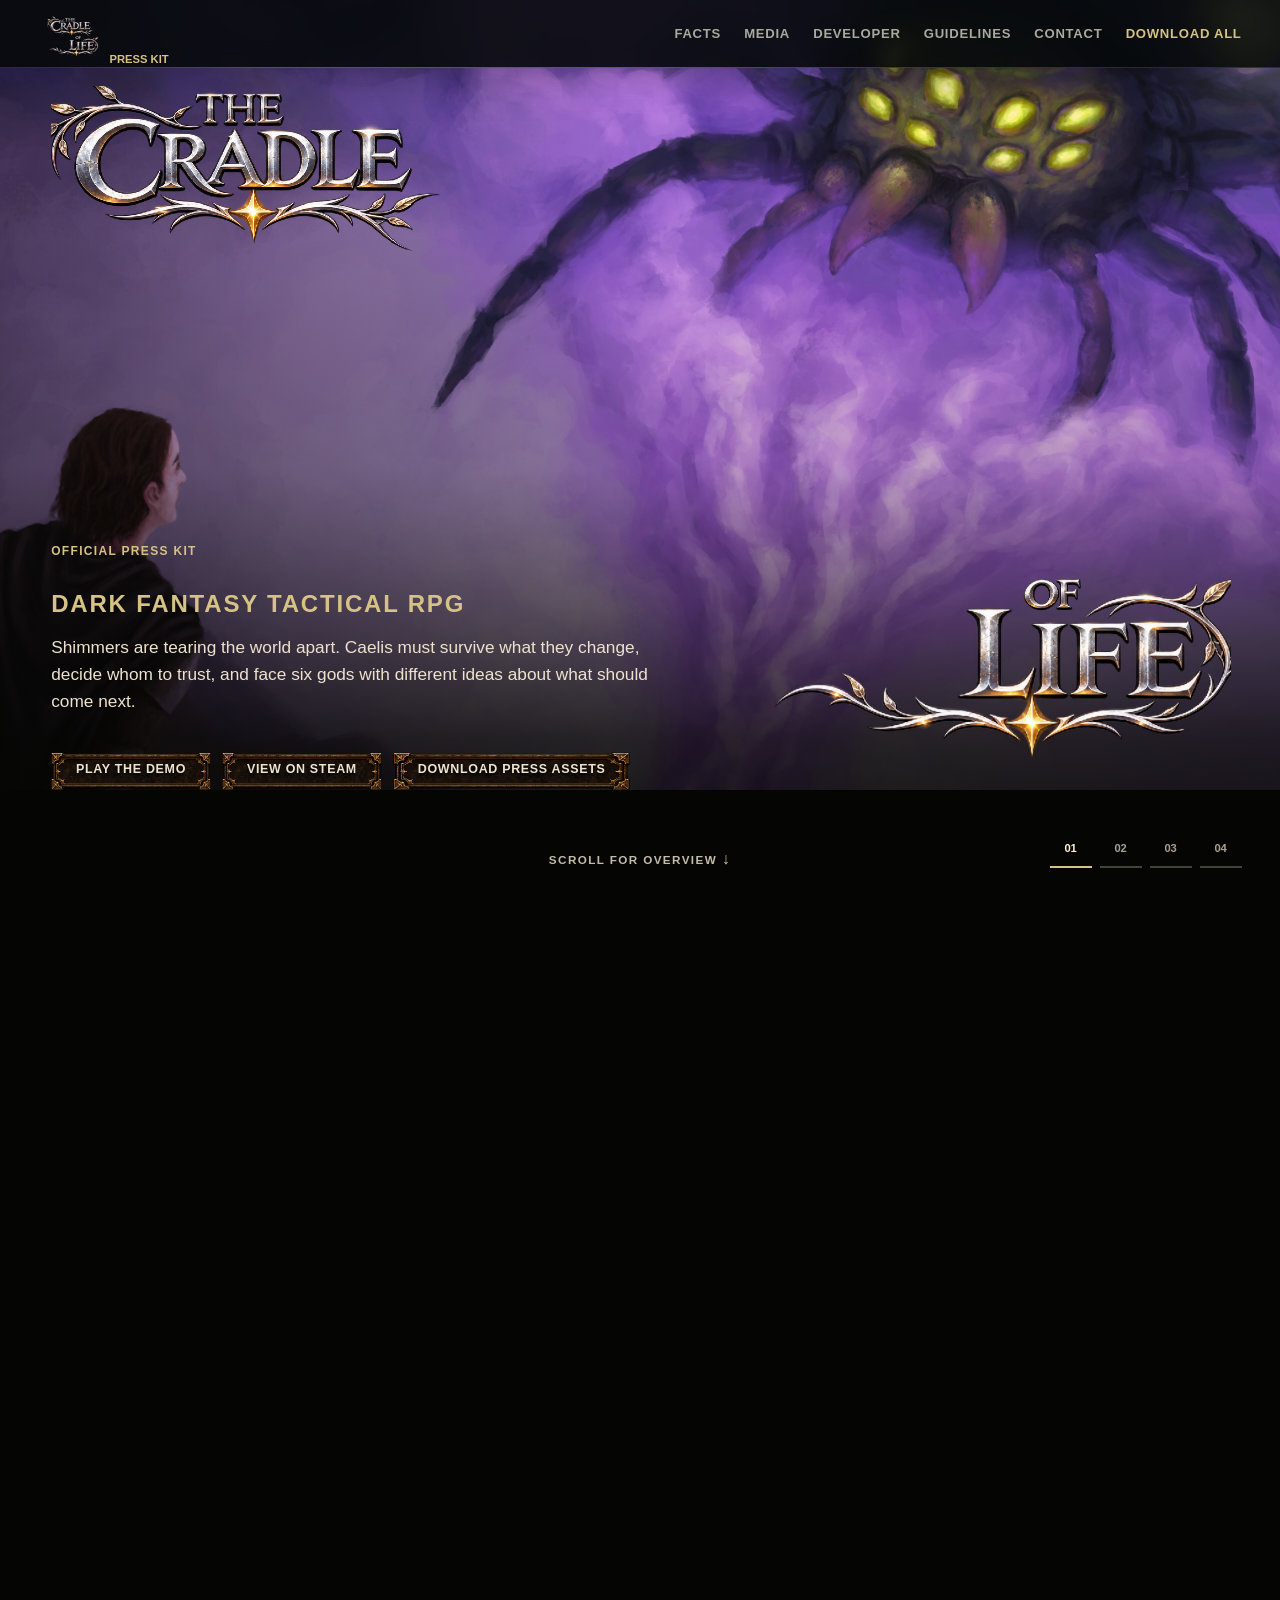
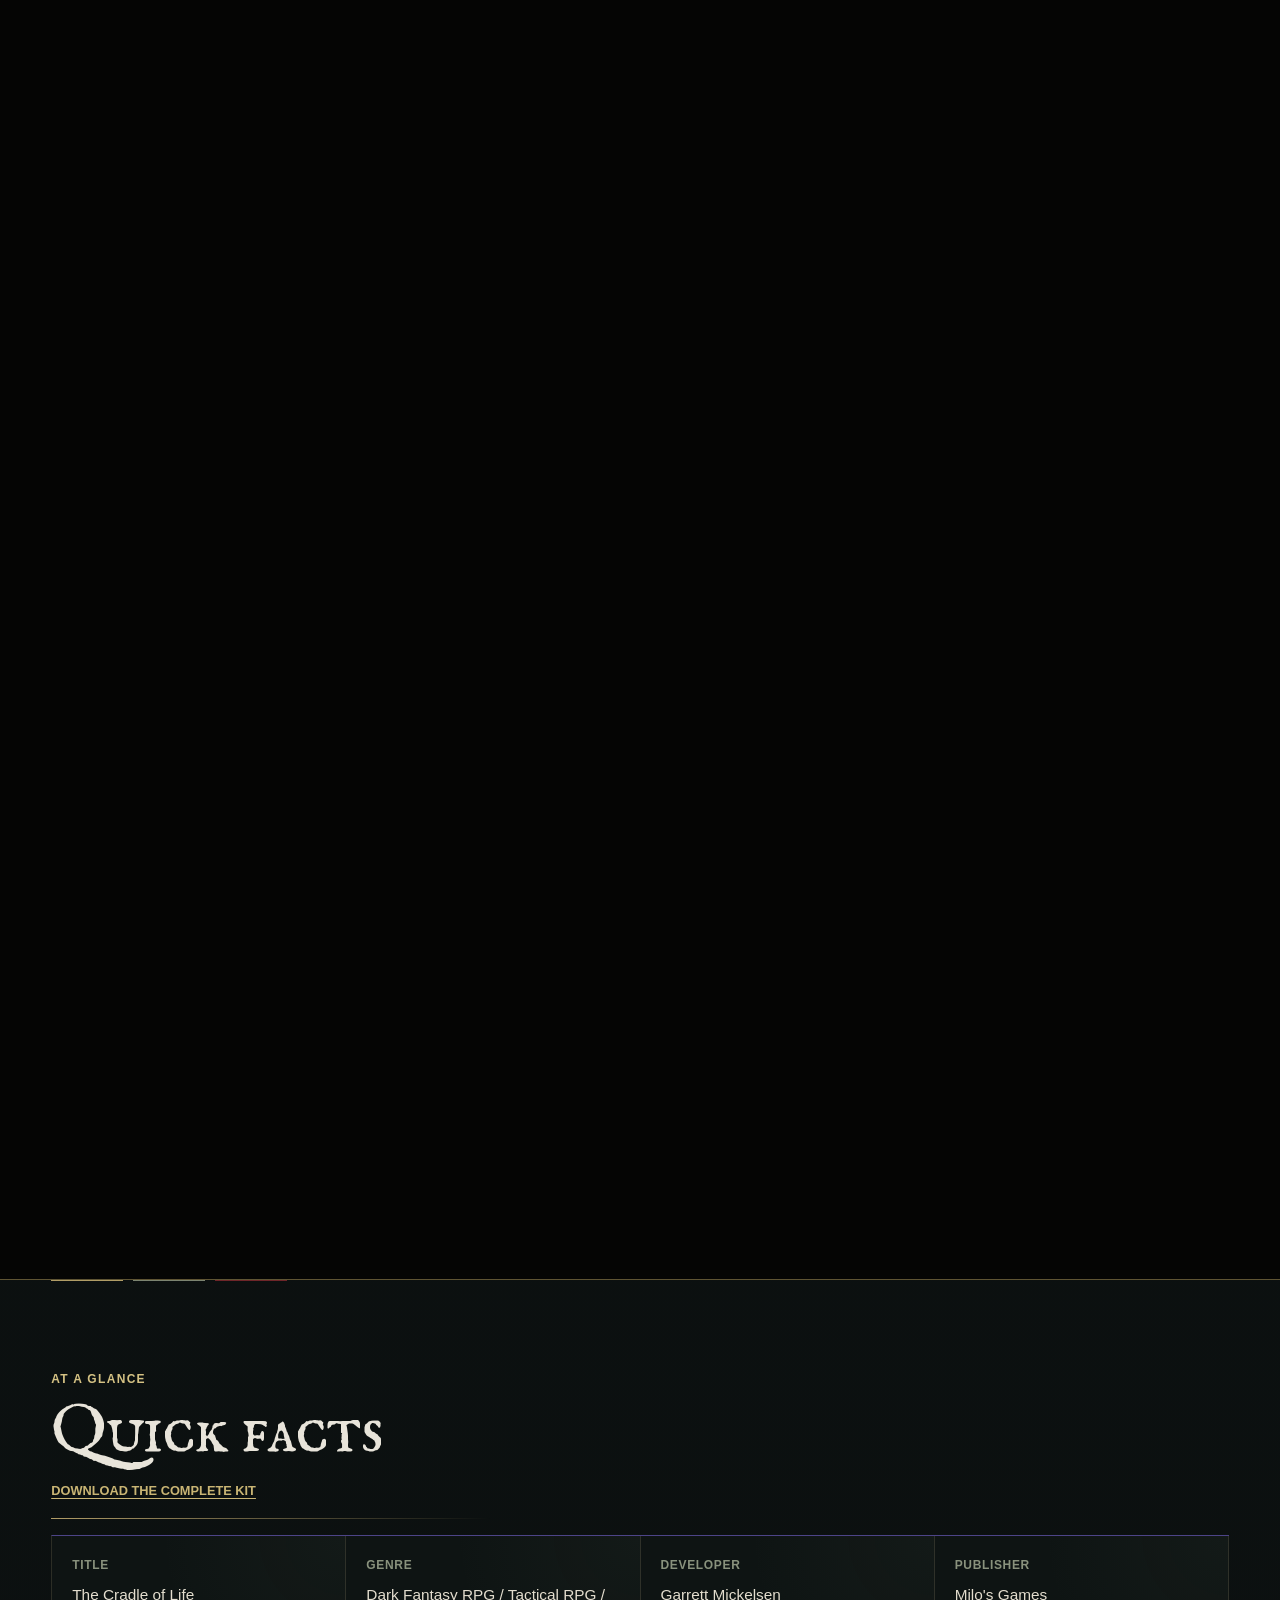
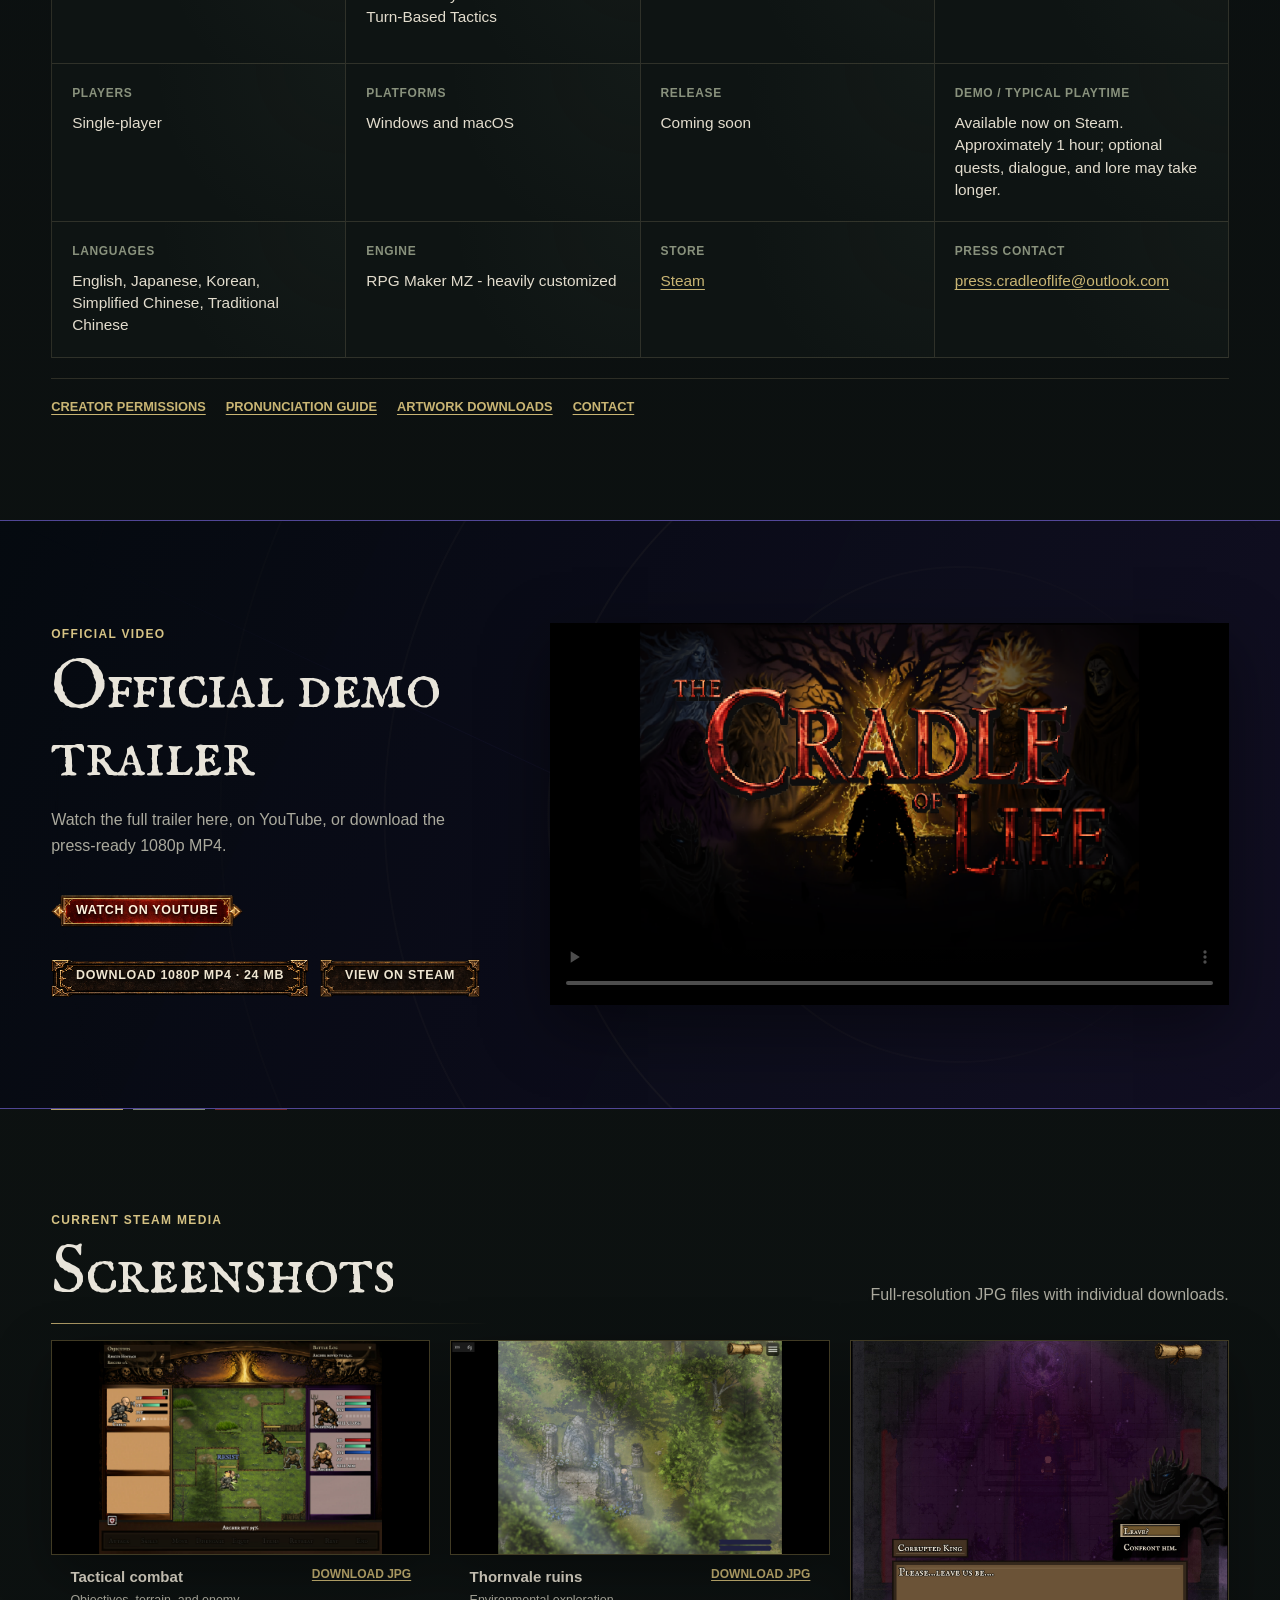
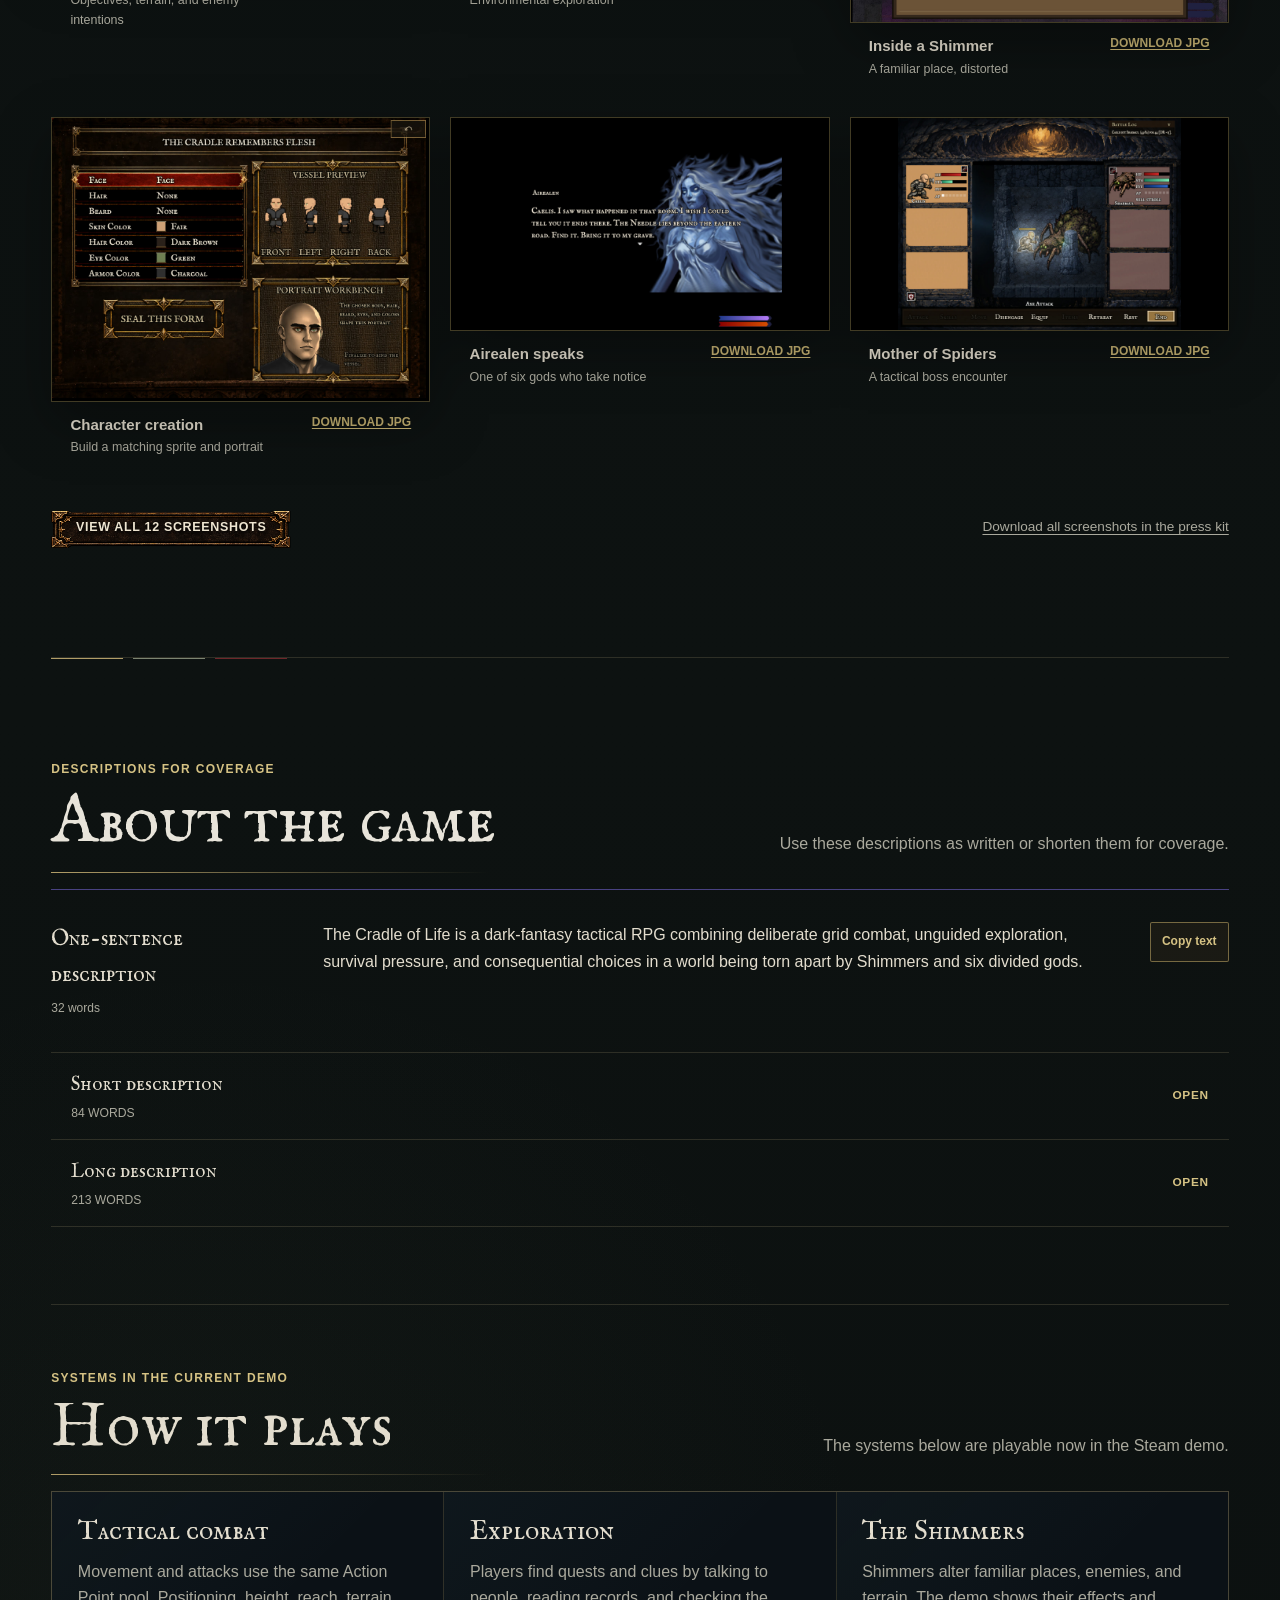
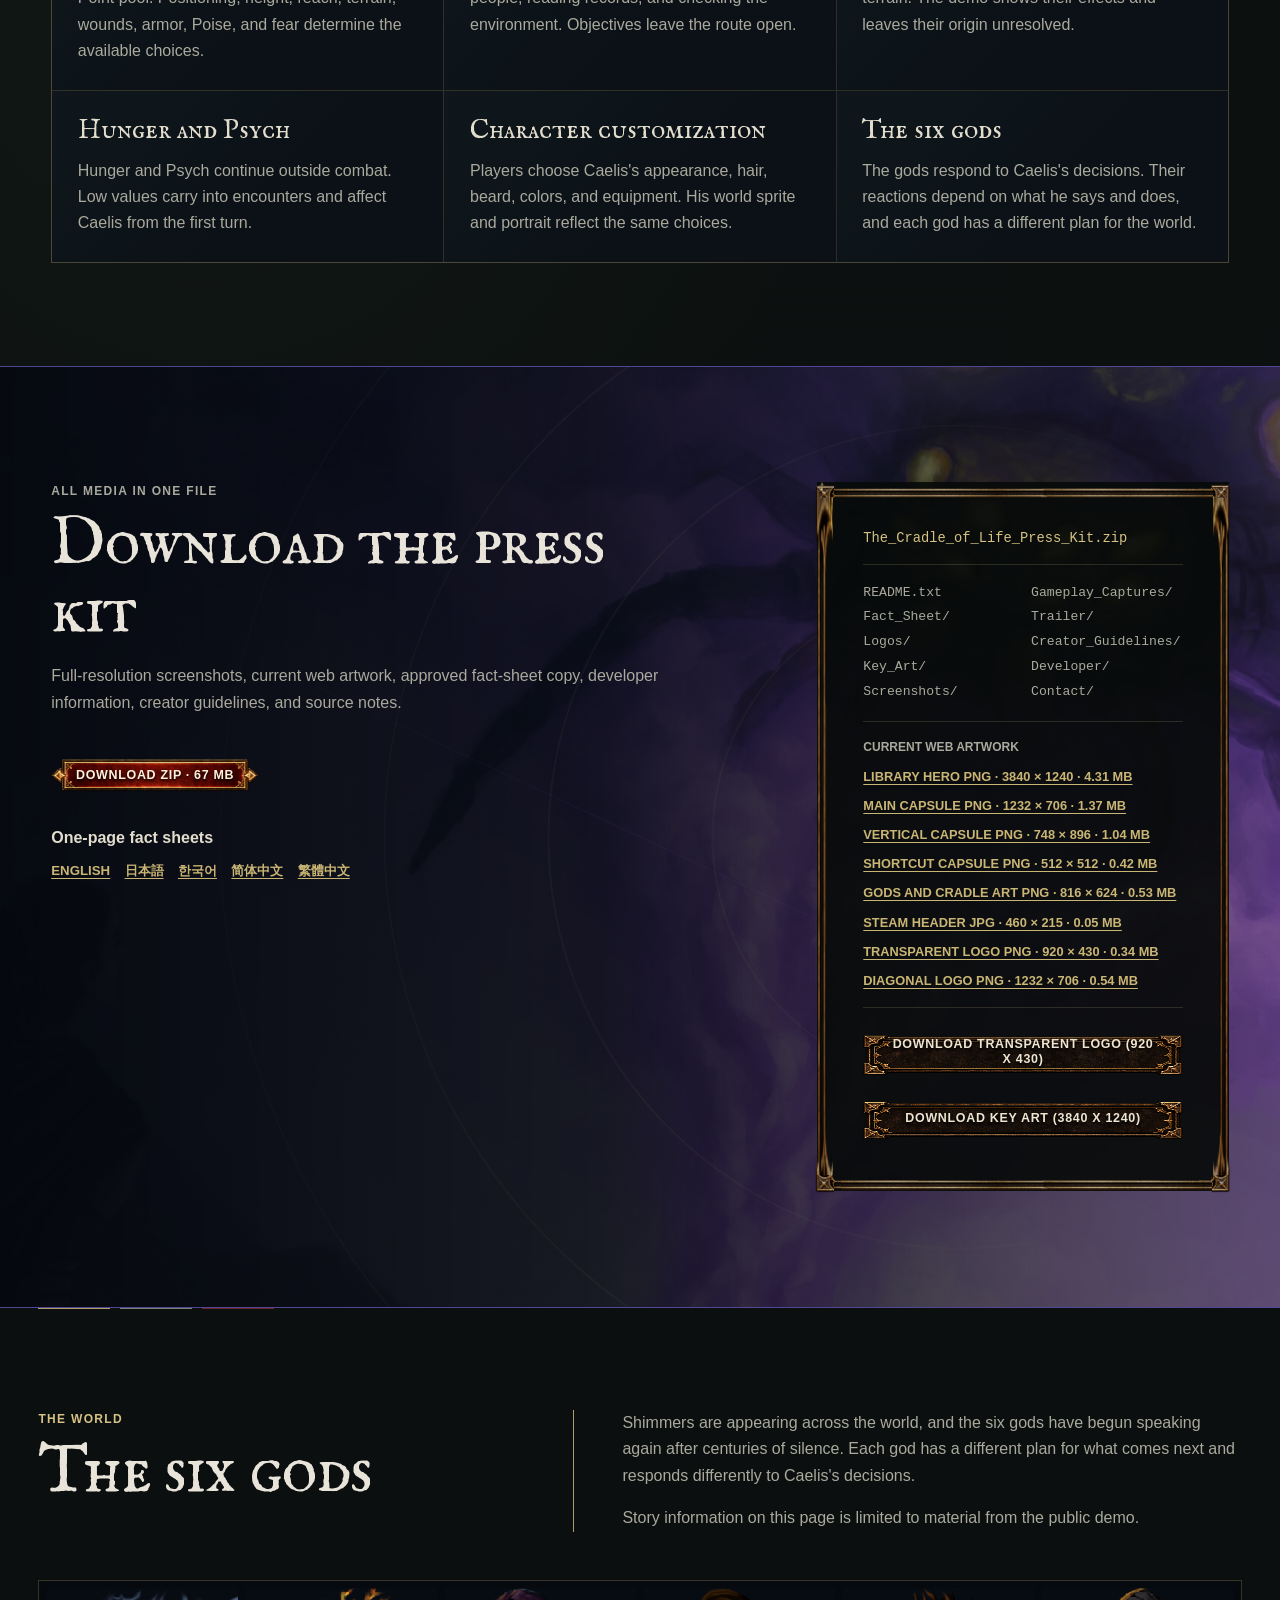
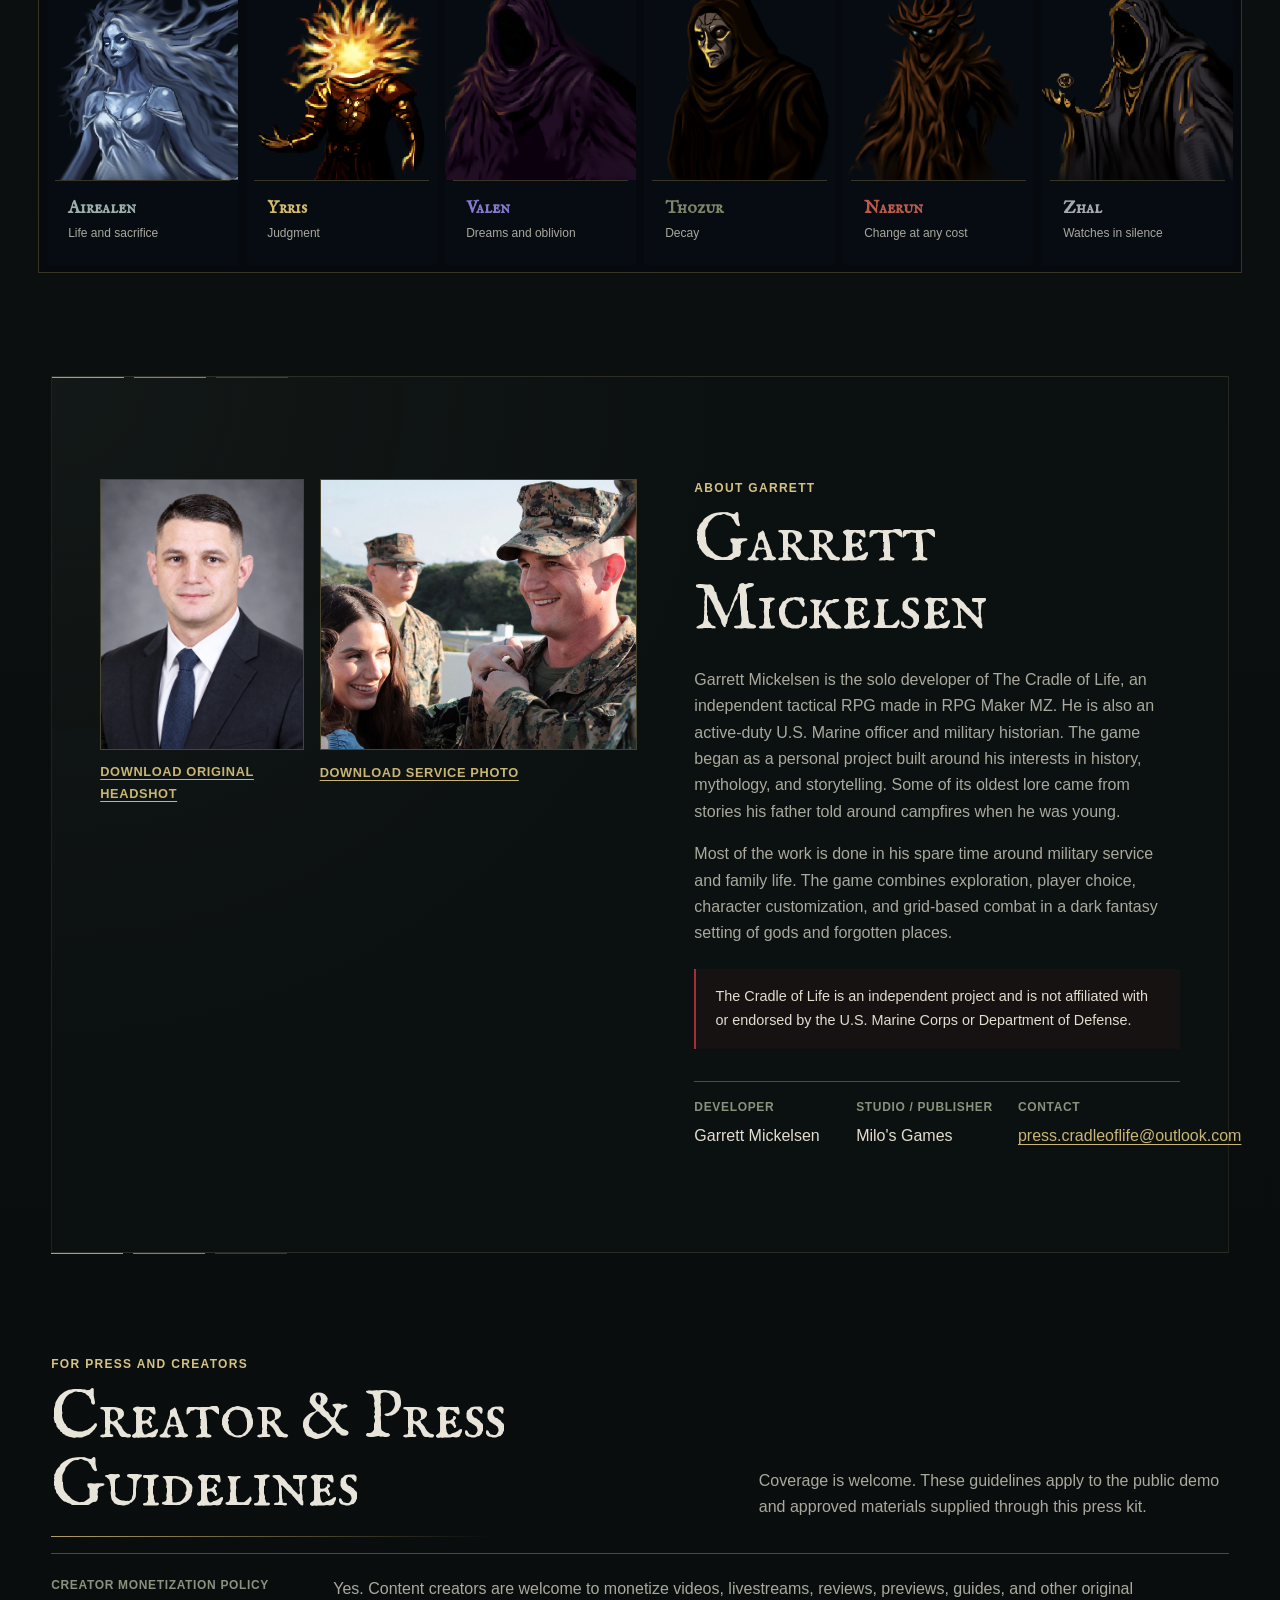
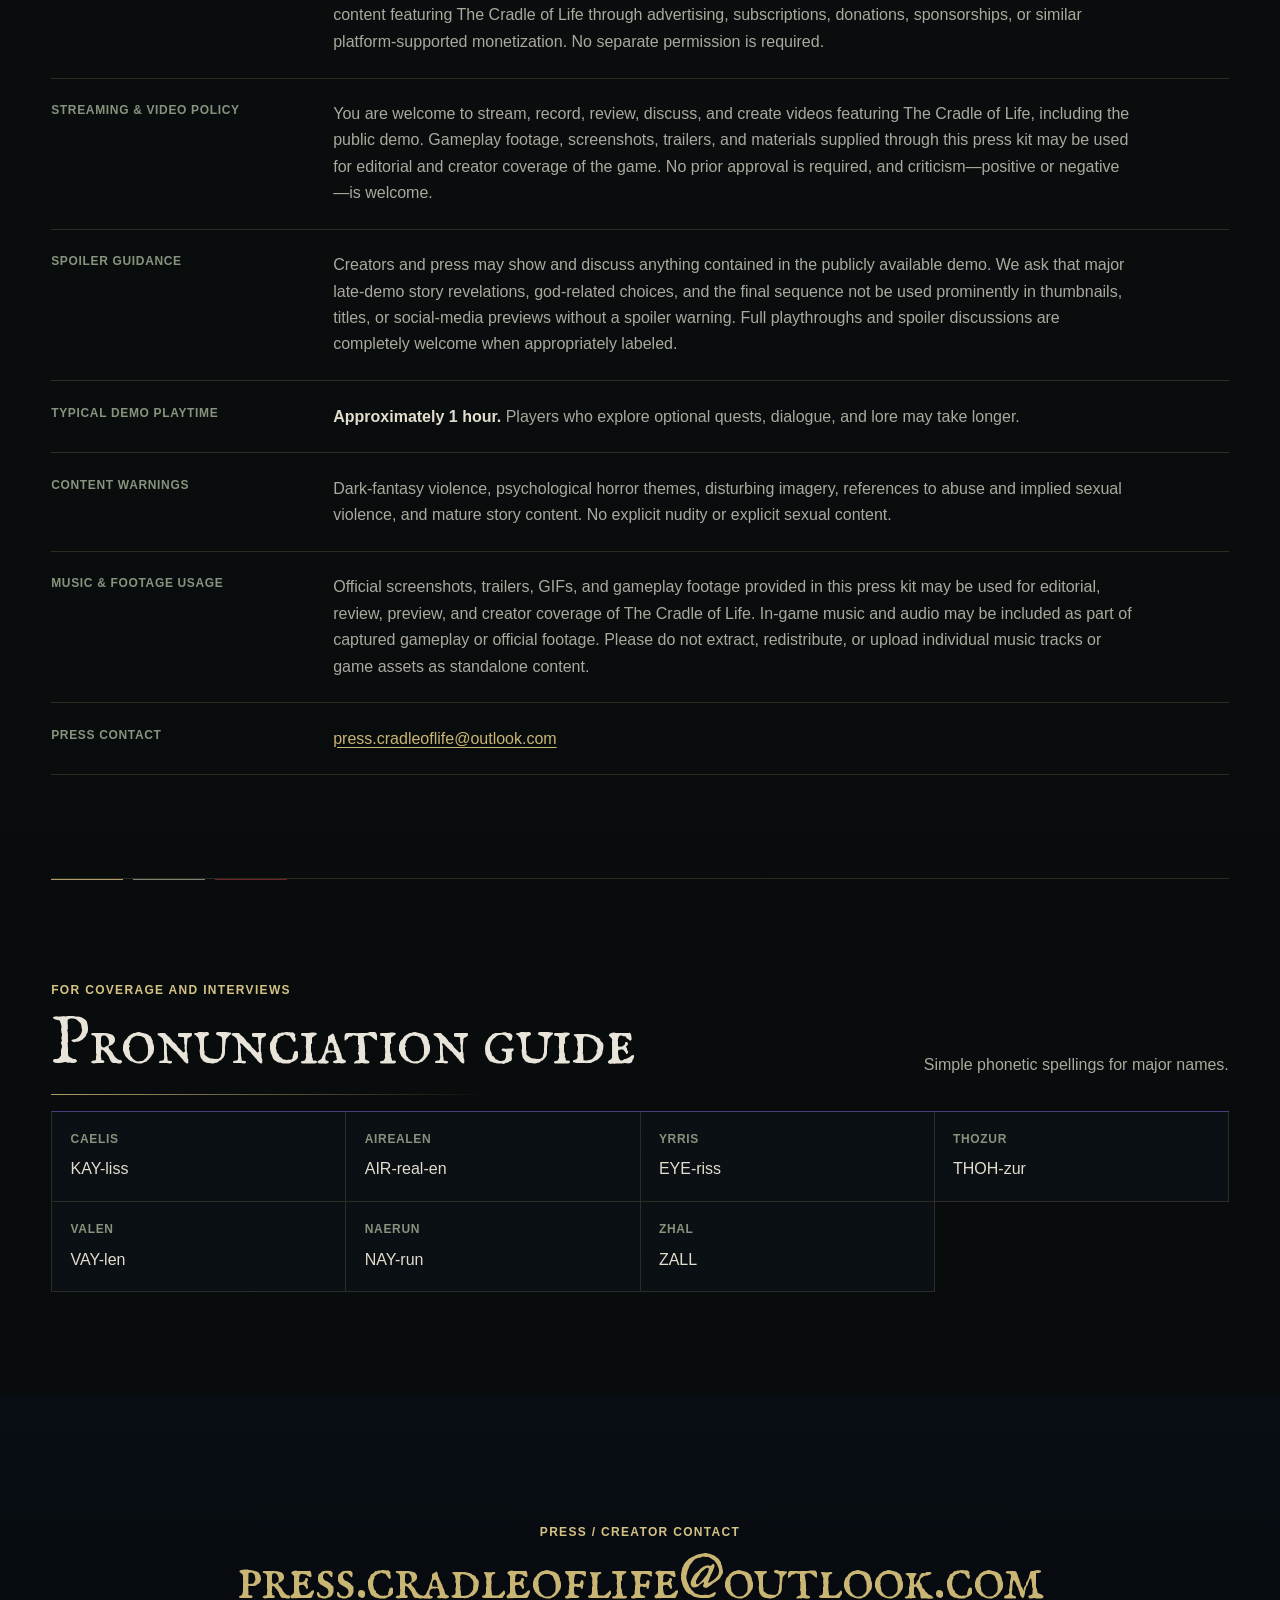
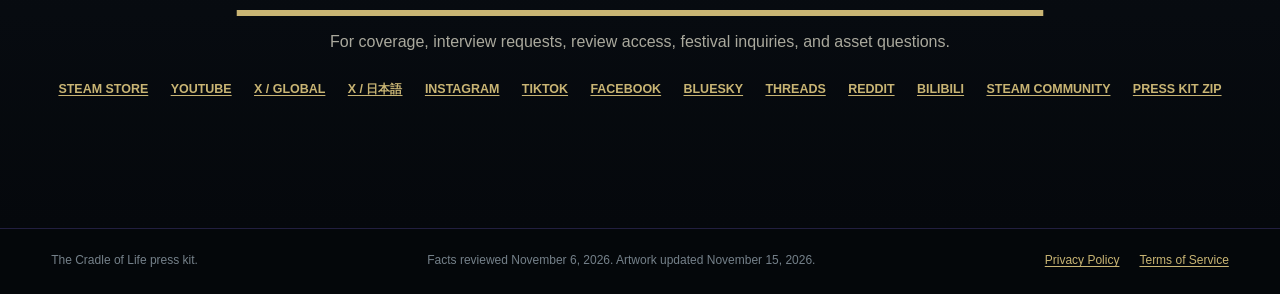
<file: index.html>
<!doctype html>
<html lang="en">
<head>
  <meta charset="utf-8">
  <meta http-equiv="Cache-Control" content="no-cache, no-store, must-revalidate">
  <meta http-equiv="Pragma" content="no-cache">
  <meta http-equiv="Expires" content="0">
  <meta name="viewport" content="width=device-width, initial-scale=1">
  <title>The Cradle of Life | Press Kit</title>
  <meta name="description" content="Official press kit for The Cradle of Life, a dark-fantasy tactical RPG by Garrett Mickelsen. Facts, descriptions, screenshots, trailer, and downloadable media.">
  <meta name="theme-color" content="#090d13">
  <meta property="og:type" content="website">
  <meta property="og:title" content="The Cradle of Life | Press Kit">
  <meta property="og:description" content="Press materials for the dark-fantasy tactical RPG: facts, screenshots, key art, trailer, and contact information.">
  <meta property="og:url" content="https://grmickelsen.github.io/Cradle-of-Life-Press-Kit/">
  <meta property="og:image" content="https://grmickelsen.github.io/Cradle-of-Life-Press-Kit/assets/key-art/CradleOfLife_MainCapsule_1232x706.png">
  <meta property="og:image:alt" content="The Cradle of Life key art showing Caelis beneath a Shimmer and the Mother of Spiders.">
  <meta name="twitter:card" content="summary_large_image">
  <meta name="twitter:title" content="The Cradle of Life | Press Kit">
  <meta name="twitter:description" content="Facts, screenshots, key art, trailer, and contact information for The Cradle of Life.">
  <meta name="twitter:image" content="https://grmickelsen.github.io/Cradle-of-Life-Press-Kit/assets/key-art/CradleOfLife_MainCapsule_1232x706.png">
  <link rel="canonical" href="https://grmickelsen.github.io/Cradle-of-Life-Press-Kit/">
  <link rel="icon" href="assets/favicon.png" type="image/png">
  <link rel="stylesheet" href="css/style-20261116-v4.css">
  <script type="application/ld+json">
  {"@context":"https://schema.org","@type":"VideoGame","name":"The Cradle of Life","description":"A dark-fantasy tactical RPG with grid combat, exploration, and decisions that draw the attention of six gods.","genre":["Dark Fantasy RPG","Tactical RPG","Turn-Based Tactics"],"playMode":"SinglePlayer","operatingSystem":["Windows","macOS"],"author":{"@type":"Person","name":"Garrett Mickelsen"},"publisher":{"@type":"Organization","name":"Milo's Games"},"url":"https://store.steampowered.com/app/4580240/The_Cradle_of_Life/","trailer":{"@type":"VideoObject","name":"The Cradle of Life - Official Demo Trailer","thumbnailUrl":"https://grmickelsen.github.io/Cradle-of-Life-Press-Kit/assets/trailer/official-trailer-poster.png","contentUrl":"https://youtu.be/dXcrJQChVNU"}}
  </script>
</head>
<body>
  <a class="skip-link" href="#main-content">Skip to press kit</a>

  <header class="site-header" data-header>
    <a class="wordmark" href="#top" aria-label="The Cradle of Life press kit home">
      <img src="assets/logo/CradleOfLife_ShortcutLogo_512x512.png" alt="" width="512" height="512">
      <small>Press Kit</small>
    </a>
    <button class="menu-toggle" type="button" aria-expanded="false" aria-controls="site-nav" data-menu-toggle>
      <span class="sr-only">Open navigation</span>
      <span aria-hidden="true"></span><span aria-hidden="true"></span><span aria-hidden="true"></span>
    </button>
    <nav id="site-nav" class="site-nav" aria-label="Press kit navigation" data-nav>
      <a href="#facts">Facts</a>
      <a href="#screenshots">Media</a>
      <a href="#developer">Developer</a>
      <a href="#creator-info">Guidelines</a>
      <a href="#contact">Contact</a>
      <a class="nav-download" href="downloads/The_Cradle_of_Life_Press_Kit.zip" download>Download all</a>
    </nav>
  </header>

  <main id="main-content">
    <section class="first-impression" id="top" aria-labelledby="hero-title" data-story>
      <div class="story-sticky">
        <div class="story-media" aria-hidden="true">
          <div class="story-visual story-opening-art is-active" data-story-visual="0"></div>
          <video class="story-visual story-video" data-story-visual="1" muted loop playsinline preload="metadata" poster="assets/gameplay/CradleOfLife_Gameplay_TacticalCombat-still.jpg?v=motion1">
            <source src="assets/gameplay/CradleOfLife_Gameplay_TacticalCombat.mp4?v=motion2" type="video/mp4">
          </video>
          <video class="story-visual story-video" data-story-visual="2" muted loop playsinline preload="metadata" poster="assets/gameplay/CradleOfLife_Gameplay_ShimmerCombat-still.jpg?v=motion1">
            <source src="assets/gameplay/CradleOfLife_Gameplay_ShimmerCombat.mp4?v=motion1" type="video/mp4">
          </video>
          <div class="story-visual story-gods-art" data-story-visual="3"></div>
          <div class="story-shade"></div>
        </div>

        <div class="story-copy">
          <article class="story-panel story-panel-title is-active" data-story-panel="0">
            <p class="eyebrow">Official press kit</p>
            <h1 class="sr-only" id="hero-title">The Cradle of Life</h1>
            <div class="hero-logo" aria-hidden="true"></div>
            <p class="hero-genre">Dark Fantasy Tactical RPG</p>
            <p class="hero-hook">Shimmers are tearing the world apart. Caelis must survive what they change, decide whom to trust, and face six gods with different ideas about what should come next.</p>
            <div class="hero-actions" aria-label="Primary links">
              <a class="button button-primary" href="https://store.steampowered.com/app/4580240/The_Cradle_of_Life/" target="_blank" rel="noopener"><span>Play the demo</span></a>
              <a class="button button-secondary" href="https://store.steampowered.com/app/4580240/The_Cradle_of_Life/" target="_blank" rel="noopener"><span>View on Steam</span></a>
              <a class="button button-ghost" href="downloads/The_Cradle_of_Life_Press_Kit.zip" download><span>Download press assets</span></a>
            </div>
          </article>

          <article class="story-panel" data-story-panel="1" aria-hidden="true">
            <p class="eyebrow">Tactical combat</p>
            <h2>Combat uses one Action Point pool.</h2>
            <p>Moving, attacking, and using abilities all spend Action Points. Height, terrain, weapon reach, and position affect movement and attacks.</p>
          </article>

          <article class="story-panel" data-story-panel="2" aria-hidden="true">
            <p class="eyebrow">The Shimmers</p>
            <h2>Shimmers alter familiar places.</h2>
            <p>Inside a Shimmer, the terrain changes and familiar enemies may behave differently. The demo shows their effects and leaves their cause unresolved.</p>
          </article>

          <article class="story-panel" data-story-panel="3" aria-hidden="true">
            <p class="eyebrow">The six gods</p>
            <h2>Six gods respond to Caelis's decisions.</h2>
            <p>Each god has a different idea for the world's future. Conversations and choices determine which of them takes an interest.</p>
          </article>
        </div>

        <p class="story-scroll-cue" aria-hidden="true">Scroll for overview <span>&#8595;</span></p>
        <div class="story-progress" aria-label="Introduction chapters">
          <button class="is-active" type="button" data-story-jump="0" aria-label="Show title"><span>01</span></button>
          <button type="button" data-story-jump="1" aria-label="Show tactical combat"><span>02</span></button>
          <button type="button" data-story-jump="2" aria-label="Show the Shimmers"><span>03</span></button>
          <button type="button" data-story-jump="3" aria-label="Show the six gods"><span>04</span></button>
        </div>
      </div>

      <div class="story-steps" aria-hidden="true">
        <span class="story-step" data-story-step="0"></span>
        <span class="story-step" data-story-step="1"></span>
        <span class="story-step" data-story-step="2"></span>
        <span class="story-step" data-story-step="3"></span>
      </div>
    </section>

    <section class="section facts-section" id="facts" aria-labelledby="facts-title">
      <div class="section-heading">
        <p class="eyebrow">At a glance</p>
        <h2 id="facts-title">Quick facts</h2>
        <a class="text-link" href="downloads/The_Cradle_of_Life_Press_Kit.zip" download>Download the complete kit</a>
      </div>
      <dl class="fact-grid">
        <div><dt>Title</dt><dd>The Cradle of Life</dd></div>
        <div><dt>Genre</dt><dd>Dark Fantasy RPG / Tactical RPG / Turn-Based Tactics</dd></div>
        <div><dt>Developer</dt><dd>Garrett Mickelsen</dd></div>
        <div><dt>Publisher</dt><dd>Milo's Games</dd></div>
        <div><dt>Players</dt><dd>Single-player</dd></div>
        <div><dt>Platforms</dt><dd>Windows and macOS</dd></div>
        <div><dt>Release</dt><dd>Coming soon</dd></div>
        <div><dt>Demo / Typical playtime</dt><dd>Available now on Steam. Approximately 1 hour; optional quests, dialogue, and lore may take longer.</dd></div>
        <div><dt>Languages</dt><dd>English, Japanese, Korean, Simplified Chinese, Traditional Chinese</dd></div>
        <div><dt>Engine</dt><dd>RPG Maker MZ - heavily customized</dd></div>
        <div><dt>Store</dt><dd><a href="https://store.steampowered.com/app/4580240/The_Cradle_of_Life/" target="_blank" rel="noopener">Steam</a></dd></div>
        <div class="press-contact-row"><dt>Press contact</dt><dd><a href="mailto:press.cradleoflife@outlook.com" data-press-email-link><span data-press-email-text>press.cradleoflife@outlook.com</span></a><span hidden data-press-email-pending>Public press email pending</span></dd></div>
      </dl>
      <nav class="press-shortcuts" aria-label="Press and creator resources">
        <a href="#creator-info">Creator permissions</a>
        <a href="#pronunciation">Pronunciation guide</a>
        <a href="#downloads">Artwork downloads</a>
        <a href="#contact">Contact</a>
      </nav>
    </section>

    <section class="trailer-section" id="trailer" aria-labelledby="trailer-title">
      <div class="trailer-inner">
        <div class="trailer-copy">
          <p class="eyebrow">Official video</p>
          <h2 id="trailer-title">Official demo trailer</h2>
          <p>Watch the full trailer here, on YouTube, or download the press-ready 1080p MP4.</p>
          <div class="trailer-actions">
            <a class="button button-primary" href="https://youtu.be/dXcrJQChVNU" target="_blank" rel="noopener">Watch on YouTube</a>
            <a class="button button-secondary" href="assets/trailer/CradleOfLife_Official_Demo_Trailer_1080p.mp4" download>Download 1080p MP4 · 24 MB</a>
            <a class="button button-secondary" href="https://store.steampowered.com/app/4580240/The_Cradle_of_Life/" target="_blank" rel="noopener">View on Steam</a>
          </div>
        </div>
        <video class="trailer-video" controls preload="metadata" playsinline poster="assets/trailer/official-trailer-poster.png" aria-label="The Cradle of Life official demo trailer">
          <source src="assets/trailer/CradleOfLife_Official_Demo_Trailer_1080p.mp4" type="video/mp4">
          <a href="https://youtu.be/dXcrJQChVNU">Watch the official demo trailer on YouTube</a>.
        </video>
      </div>
    </section>

    <section class="section media-preview" id="screenshots" aria-labelledby="screenshots-title">
      <div class="section-heading split-heading">
        <div>
          <p class="eyebrow">Current Steam media</p>
          <h2 id="screenshots-title">Screenshots</h2>
        </div>
        <p class="heading-note">Full-resolution JPG files with individual downloads.</p>
      </div>
      <div class="gallery-grid">
        <figure class="gallery-item gallery-item-wide">
          <button class="gallery-open" type="button" data-gallery-index="0" data-full="assets/screenshots/01-tactical-combat-forest.jpg" data-caption="Tactical combat - rescue objective, terrain, and enemy intentions">
            <img src="assets/screenshots/01-tactical-combat-forest.jpg" alt="Tactical combat during a hostage rescue, with terrain, elevation, and enemy intentions visible." width="1920" height="1080">
          </button>
          <figcaption><span><strong>Tactical combat</strong><small>Objectives, terrain, and enemy intentions</small></span><a href="assets/screenshots/01-tactical-combat-forest.jpg" download>Download JPG</a></figcaption>
        </figure>
        <figure class="gallery-item">
          <button class="gallery-open" type="button" data-gallery-index="1" data-full="assets/screenshots/02-thornvale-ruins.jpg" data-caption="Thornvale ruins - environmental exploration">
            <img src="assets/screenshots/02-thornvale-ruins.jpg" alt="Caelis exploring overgrown stone ruins in a dense green forest." width="1920" height="1080" loading="lazy">
          </button>
          <figcaption><span><strong>Thornvale ruins</strong><small>Environmental exploration</small></span><a href="assets/screenshots/02-thornvale-ruins.jpg" download>Download JPG</a></figcaption>
        </figure>
        <figure class="gallery-item">
          <button class="gallery-open" type="button" data-gallery-index="2" data-full="assets/screenshots/03-shimmer-corrupted-king.jpg" data-caption="Inside a Shimmer - a familiar place distorted by a Shimmer">
            <img src="assets/screenshots/03-shimmer-corrupted-king.jpg" alt="Caelis facing a corrupted king inside a violet, reality-distorted Shimmer." width="1450" height="1080" loading="lazy">
          </button>
          <figcaption><span><strong>Inside a Shimmer</strong><small>A familiar place, distorted</small></span><a href="assets/screenshots/03-shimmer-corrupted-king.jpg" download>Download JPG</a></figcaption>
        </figure>
        <figure class="gallery-item">
          <button class="gallery-open" type="button" data-gallery-index="3" data-full="assets/screenshots/04-character-customization.jpg" data-caption="Character creation - matching sprite and portrait">
            <img src="assets/screenshots/04-character-customization.jpg" alt="Current character creator showing appearance controls, four world-sprite views, and a matching portrait." width="1024" height="768" loading="lazy">
          </button>
          <figcaption><span><strong>Character creation</strong><small>Build a matching sprite and portrait</small></span><a href="assets/screenshots/04-character-customization.jpg" download>Download JPG</a></figcaption>
        </figure>
        <figure class="gallery-item gallery-item-secondary" hidden>
          <button class="gallery-open" type="button" data-gallery-index="4" data-full="assets/screenshots/05-shimmer-combat.jpg" data-caption="Shimmer combat - hostile terrain and multiple enemies">
            <img src="assets/screenshots/05-shimmer-combat.jpg" alt="Caelis facing several Shimmer Kings amid violet Shimmer corruption." width="1920" height="1080" loading="lazy">
          </button>
          <figcaption><span><strong>Shimmer combat</strong><small>Hostile terrain and multiple enemies</small></span><a href="assets/screenshots/05-shimmer-combat.jpg" download>Download JPG</a></figcaption>
        </figure>
        <figure class="gallery-item gallery-item-wide">
          <button class="gallery-open" type="button" data-gallery-index="5" data-full="assets/screenshots/06-airealen-dialogue.jpg" data-caption="Airealen - one of six gods who take notice of Caelis">
            <img src="assets/screenshots/06-airealen-dialogue.jpg" alt="Airealen, a blue spectral god, speaking to Caelis against a dark background." width="1920" height="1080" loading="lazy">
          </button>
          <figcaption><span><strong>Airealen speaks</strong><small>One of six gods who take notice</small></span><a href="assets/screenshots/06-airealen-dialogue.jpg" download>Download JPG</a></figcaption>
        </figure>
        <figure class="gallery-item gallery-item-secondary" hidden>
          <button class="gallery-open" type="button" data-gallery-index="6" data-full="assets/screenshots/07-thornvale-castle-bridge.jpg" data-caption="Thornvale Castle - a location in the current demo">
            <img src="assets/screenshots/07-thornvale-castle-bridge.jpg" alt="Caelis crossing a long stone bridge toward Thornvale Castle." width="1920" height="1080" loading="lazy">
          </button>
          <figcaption><span><strong>Thornvale Castle</strong><small>A current demo location</small></span><a href="assets/screenshots/07-thornvale-castle-bridge.jpg" download>Download JPG</a></figcaption>
        </figure>
        <figure class="gallery-item gallery-item-secondary" hidden>
          <button class="gallery-open" type="button" data-gallery-index="7" data-full="assets/screenshots/08-tactical-combat-poise.jpg" data-caption="Poise under pressure - forced movement and psychological pressure">
            <img src="assets/screenshots/08-tactical-combat-poise.jpg" alt="Caelis being pulled toward a Shimmer King while psychological pressure alters the fight." width="1920" height="1080" loading="lazy">
          </button>
          <figcaption><span><strong>Poise under pressure</strong><small>Forced movement and psychological pressure</small></span><a href="assets/screenshots/08-tactical-combat-poise.jpg" download>Download JPG</a></figcaption>
        </figure>
        <figure class="gallery-item gallery-item-secondary" hidden>
          <button class="gallery-open" type="button" data-gallery-index="8" data-full="assets/screenshots/09-unstable-realm.jpg" data-caption="An unstable realm - environmental pressure and altered color">
            <img src="assets/screenshots/09-unstable-realm.jpg" alt="Caelis moving through a dark red environment distorted by an unstable atmosphere." width="1447" height="1080" loading="lazy">
          </button>
          <figcaption><span><strong>Unstable realm</strong><small>Environmental pressure and altered color</small></span><a href="assets/screenshots/09-unstable-realm.jpg" download>Download JPG</a></figcaption>
        </figure>
        <figure class="gallery-item gallery-item-secondary" hidden>
          <button class="gallery-open" type="button" data-gallery-index="9" data-full="assets/screenshots/10-forest-exploration.jpg" data-caption="Forest exploration - no glowing objective trail">
            <img src="assets/screenshots/10-forest-exploration.jpg" alt="Caelis following a narrow forest path surrounded by dense trees and foliage." width="1464" height="1080" loading="lazy">
          </button>
          <figcaption><span><strong>Forest exploration</strong><small>No glowing objective trail</small></span><a href="assets/screenshots/10-forest-exploration.jpg" download>Download JPG</a></figcaption>
        </figure>
        <figure class="gallery-item gallery-item-secondary" hidden>
          <button class="gallery-open" type="button" data-gallery-index="10" data-full="assets/screenshots/11-main-menu.jpg" data-caption="Main menu - condition, survival status, and character commands">
            <img src="assets/screenshots/11-main-menu.jpg" alt="Current main menu showing Caelis's portrait, condition, Hunger, Psych, and character commands." width="1024" height="768" loading="lazy">
          </button>
          <figcaption><span><strong>Main menu</strong><small>Condition, survival status, and commands</small></span><a href="assets/screenshots/11-main-menu.jpg" download>Download JPG</a></figcaption>
        </figure>
        <figure class="gallery-item">
          <button class="gallery-open" type="button" data-gallery-index="11" data-full="assets/screenshots/12-mother-of-spiders-fight.jpg" data-caption="Mother of Spiders - a tactical boss encounter">
            <img src="assets/screenshots/12-mother-of-spiders-fight.jpg" alt="Caelis confronting the Mother of Spiders during a tactical boss fight." width="1920" height="1080" loading="lazy">
          </button>
          <figcaption><span><strong>Mother of Spiders</strong><small>A tactical boss encounter</small></span><a href="assets/screenshots/12-mother-of-spiders-fight.jpg" download>Download JPG</a></figcaption>
        </figure>
      </div>
      <div class="gallery-more">
        <button class="button button-secondary" type="button" data-gallery-toggle aria-expanded="false">View all 12 screenshots</button>
        <a href="downloads/The_Cradle_of_Life_Press_Kit.zip" download>Download all screenshots in the press kit</a>
      </div>
    </section>

    <section class="section about-section" id="about" aria-labelledby="about-title">
      <div class="section-heading split-heading">
        <div>
          <p class="eyebrow">Descriptions for coverage</p>
          <h2 id="about-title">About the game</h2>
        </div>
        <p class="heading-note">Use these descriptions as written or shorten them for coverage.</p>
      </div>

      <div class="copy-stack">
        <article class="copy-block copy-block-primary">
          <div class="copy-label"><h3>One-sentence description</h3><span>32 words</span></div>
          <p data-copy-text>The Cradle of Life is a dark-fantasy tactical RPG combining deliberate grid combat, unguided exploration, survival pressure, and consequential choices in a world being torn apart by Shimmers and six divided gods.</p>
          <button class="copy-button" type="button" data-copy-button>Copy text</button>
        </article>

        <details class="copy-block copy-collapsible">
          <summary><span><strong>Short description</strong><small>84 words</small></span><span class="copy-summary-action">Open</span></summary>
          <div class="copy-collapsible-body">
          <p data-copy-text>The Cradle of Life is a dark-fantasy tactical RPG built around deliberate grid combat, unguided exploration, and difficult choices in a world growing less stable by the day. As Caelis, players investigate Shimmers that distort places, memory, and human lives while managing Action Points, terrain, weapon reach, Poise, wounds, Hunger, and Psych. People and records often disagree, and six gods with incompatible visions respond to what Caelis does. The Steam demo introduces Thornvale, its surrounding wilderness, and the first signs of a larger crisis.</p>
            <button class="copy-button" type="button" data-copy-button>Copy text</button>
          </div>
        </details>

        <details class="copy-block copy-collapsible">
          <summary><span><strong>Long description</strong><small>213 words</small></span><span class="copy-summary-action">Open</span></summary>
          <div class="copy-collapsible-body">
            <p data-copy-text>Across the land, Shimmers appear without warning. They alter places, bodies, memory, and distance. Villages disappear, old dangers return, and six gods who have been silent for centuries begin speaking again. Caelis survives the destruction of Craighollow and reaches Thornvale, where a local crisis draws him into questions no witness, record, or god can answer completely.

Exploration is built around observation rather than a trail of objective markers. Players question people, read what was left behind, and search roads, homes, caves, ruins, and forests for discoveries that may complicate the problem they were trying to solve. Hunger and Psych persist outside battle, turning time and unstable places into pressures of their own.

Combat takes place on a tactical grid. Movement and attacks draw from the same Action Point pool. Height, weapon reach, armor, wounds, Poise, fear, and terrain affect each turn. Caelis's appearance changes in both his world sprite and portrait, while weapon familiarity, Resolve, and decisions shape the survivor he becomes.

Caelis's road eventually leads toward the Needle, a forgotten relic tied to the world's history, and the Cradle beyond the Great Ocean. Neither offers a simple answer. The Steam demo covers the opening in Thornvale and introduces the Shimmers, the gods, and the human consequences of a world becoming less stable.</p>
            <button class="copy-button" type="button" data-copy-button>Copy text</button>
          </div>
        </details>
      </div>

      <div class="play-section" id="features" aria-labelledby="features-title">
        <div class="section-heading split-heading">
          <div>
            <p class="eyebrow">Systems in the current demo</p>
            <h3 id="features-title">How it plays</h3>
          </div>
          <p class="heading-note">The systems below are playable now in the Steam demo.</p>
        </div>

        <div class="feature-list feature-list-compact">
          <article class="feature-item">
            <h3>Tactical combat</h3>
            <p>Movement and attacks use the same Action Point pool. Positioning, height, reach, terrain, wounds, armor, Poise, and fear determine the available choices.</p>
          </article>
          <article class="feature-item">
            <h3>Exploration</h3>
            <p>Players find quests and clues by talking to people, reading records, and checking the environment. Objectives leave the route open.</p>
          </article>
          <article class="feature-item">
            <h3>The Shimmers</h3>
            <p>Shimmers alter familiar places, enemies, and terrain. The demo shows their effects and leaves their origin unresolved.</p>
          </article>
          <article class="feature-item">
            <h3>Hunger and Psych</h3>
            <p>Hunger and Psych continue outside combat. Low values carry into encounters and affect Caelis from the first turn.</p>
          </article>
          <article class="feature-item">
            <h3>Character customization</h3>
            <p>Players choose Caelis's appearance, hair, beard, colors, and equipment. His world sprite and portrait reflect the same choices.</p>
          </article>
          <article class="feature-item">
            <h3>The six gods</h3>
            <p>The gods respond to Caelis's decisions. Their reactions depend on what he says and does, and each god has a different plan for the world.</p>
          </article>
        </div>
      </div>
    </section>

    <section class="download-section" id="downloads" aria-labelledby="downloads-title">
      <div class="download-inner">
        <div>
          <p class="eyebrow">All media in one file</p>
          <h2 id="downloads-title">Download the press kit</h2>
          <p>Full-resolution screenshots, current web artwork, approved fact-sheet copy, developer information, creator guidelines, and source notes.</p>
          <a class="button button-primary button-large" href="downloads/The_Cradle_of_Life_Press_Kit.zip" download>Download ZIP · 67 MB</a>
          <div class="fact-sheet-links" aria-label="Localized fact sheets">
            <span>One-page fact sheets</span>
            <a href="output/pdf/The_Cradle_of_Life_Fact_Sheet_EN.pdf" download>English</a>
            <a href="output/pdf/The_Cradle_of_Life_Fact_Sheet_JA.pdf" download>日本語</a>
            <a href="output/pdf/The_Cradle_of_Life_Fact_Sheet_KO.pdf" download>한국어</a>
            <a href="output/pdf/The_Cradle_of_Life_Fact_Sheet_ZH-CN.pdf" download>简体中文</a>
            <a href="output/pdf/The_Cradle_of_Life_Fact_Sheet_ZH-TW.pdf" download>繁體中文</a>
          </div>
        </div>
        <div class="download-contents" aria-label="Press kit archive contents">
          <span>The_Cradle_of_Life_Press_Kit.zip</span>
          <ul>
            <li>README.txt</li>
            <li>Fact_Sheet/</li>
            <li>Logos/</li>
            <li>Key_Art/</li>
            <li>Screenshots/</li>
            <li>Gameplay_Captures/</li>
            <li>Trailer/</li>
            <li>Creator_Guidelines/</li>
            <li>Developer/</li>
            <li>Contact/</li>
          </ul>
          <div class="individual-assets">
            <span>Current web artwork</span>
            <a href="assets/key-art/CradleOfLife_LibraryHero_3840x1240.png" download>Library hero PNG · 3840 × 1240 · 4.31 MB</a>
            <a href="assets/key-art/CradleOfLife_MainCapsule_1232x706.png" download>Main capsule PNG · 1232 × 706 · 1.37 MB</a>
            <a href="assets/key-art/CradleOfLife_VerticalCapsule_748x896.png" download>Vertical capsule PNG · 748 × 896 · 1.04 MB</a>
            <a href="assets/key-art/CradleOfLife_ShortcutCapsule_512x512.png" download>Shortcut capsule PNG · 512 × 512 · 0.42 MB</a>
            <a href="assets/key-art/cradle-key-art.png" download>Gods and Cradle art PNG · 816 × 624 · 0.53 MB</a>
            <a href="assets/logo/steam-header.jpg" download>Steam header JPG · 460 × 215 · 0.05 MB</a>
            <a href="assets/logo/CradleOfLife_HeaderLogo_920x430.png" download>Transparent logo PNG · 920 × 430 · 0.34 MB</a>
            <a href="assets/logo/CradleOfLife_MainLogo_1232x706.png" download>Diagonal logo PNG · 1232 × 706 · 0.54 MB</a>
          </div>
          <div class="master-assets">
            <p data-master-assets-pending>A print-quality key-art master is not available yet.</p>
            <a class="button button-secondary" href="#" download hidden data-transparent-logo-png>Download Transparent Logo</a>
            <a class="button button-secondary" href="#" download hidden data-transparent-logo-svg>Download Transparent Logo (SVG)</a>
            <a class="button button-secondary" href="#" download hidden data-key-art-master>Download Key Art</a>
          </div>
        </div>
      </div>
    </section>

    <section class="section world-section" id="world" aria-labelledby="world-title">
      <div class="world-intro">
        <div>
          <p class="eyebrow">The world</p>
          <h2 id="world-title">The six gods</h2>
        </div>
        <div class="world-copy">
          <p>Shimmers are appearing across the world, and the six gods have begun speaking again after centuries of silence. Each god has a different plan for what comes next and responds differently to Caelis's decisions.</p>
          <p>Story information on this page is limited to material from the public demo.</p>
        </div>
      </div>
      <div class="pantheon-grid" aria-label="The six gods">
        <figure><img src="assets/pantheon/airealen.png" alt="Portrait of Airealen, rendered in cold blue light." width="256" height="256" loading="lazy"><figcaption><strong>Airealen</strong><span>Life and sacrifice</span></figcaption></figure>
        <figure><img src="assets/pantheon/yrris.png" alt="Portrait of Yrris." width="256" height="256" loading="lazy"><figcaption><strong>Yrris</strong><span>Judgment</span></figcaption></figure>
        <figure><img src="assets/pantheon/valen.png" alt="Portrait of Valen." width="256" height="256" loading="lazy"><figcaption><strong>Valen</strong><span>Dreams and oblivion</span></figcaption></figure>
        <figure><img src="assets/pantheon/thozur.png" alt="Portrait of Thozur." width="256" height="256" loading="lazy"><figcaption><strong>Thozur</strong><span>Decay</span></figcaption></figure>
        <figure><img src="assets/pantheon/naerun.png" alt="Portrait of Naerun." width="256" height="256" loading="lazy"><figcaption><strong>Naerun</strong><span>Change at any cost</span></figcaption></figure>
        <figure><img src="assets/pantheon/zhal.png" alt="Portrait of Zhal, a silent masked figure." width="256" height="256" loading="lazy"><figcaption><strong>Zhal</strong><span>Watches in silence</span></figcaption></figure>
      </div>
    </section>

    <section class="section developer-section" id="developer" aria-labelledby="developer-title">
      <div class="developer-layout">
        <div class="developer-portraits">
          <div class="headshot-frame">
            <div class="headshot-placeholder" role="img" aria-label="Developer portrait pending" hidden data-developer-headshot-placeholder>
              <span>GM</span>
              <small>Developer portrait pending</small>
            </div>
            <figure class="developer-headshot" data-developer-headshot>
              <img src="assets/developer/garrett-mickelsen-headshot.jpg" alt="Portrait of Garrett Mickelsen" width="960" height="1280" loading="lazy" data-developer-headshot-image>
              <figcaption><a href="assets/developer/garrett-mickelsen-headshot.jpg" download data-developer-headshot-download>Download original headshot</a></figcaption>
            </figure>
          </div>
          <figure class="developer-life-photo">
            <img src="assets/developer/garrett-mickelsen-service-and-family.jpg" alt="Garrett Mickelsen in Marine Corps uniform during an outdoor ceremony, smiling beside his wife." width="1156" height="989" loading="lazy">
            <figcaption><a href="assets/developer/garrett-mickelsen-service-and-family.jpg" download>Download service photo</a></figcaption>
          </figure>
        </div>
        <div>
          <p class="eyebrow">About Garrett</p>
          <h2 id="developer-title">Garrett Mickelsen</h2>
          <div class="developer-bio">
            <p>Garrett Mickelsen is the solo developer of The Cradle of Life, an independent tactical RPG made in RPG Maker MZ. He is also an active-duty U.S. Marine officer and military historian. The game began as a personal project built around his interests in history, mythology, and storytelling. Some of its oldest lore came from stories his father told around campfires when he was young.</p>
            <p>Most of the work is done in his spare time around military service and family life. The game combines exploration, player choice, character customization, and grid-based combat in a dark fantasy setting of gods and forgotten places.</p>
          </div>
          <p class="developer-disclaimer">The Cradle of Life is an independent project and is not affiliated with or endorsed by the U.S. Marine Corps or Department of Defense.</p>
          <dl class="developer-facts">
            <div><dt>Developer</dt><dd>Garrett Mickelsen</dd></div>
            <div><dt>Studio / publisher</dt><dd>Milo's Games</dd></div>
            <div class="press-contact-row"><dt>Contact</dt><dd><a href="mailto:press.cradleoflife@outlook.com" data-press-email-link><span data-press-email-text>press.cradleoflife@outlook.com</span></a><span hidden data-press-email-pending>Public press email pending</span></dd></div>
          </dl>
        </div>
      </div>
    </section>

    <section class="section creator-section" id="creator-info" aria-labelledby="creator-title">
      <div class="section-heading split-heading">
        <div>
          <p class="eyebrow">For press and creators</p>
          <h2 id="creator-title">Creator &amp; Press Guidelines</h2>
        </div>
        <p class="heading-note">Coverage is welcome. These guidelines apply to the public demo and approved materials supplied through this press kit.</p>
      </div>
      <dl class="policy-list">
        <div><dt>Creator Monetization Policy</dt><dd>Yes. Content creators are welcome to monetize videos, livestreams, reviews, previews, guides, and other original content featuring The Cradle of Life through advertising, subscriptions, donations, sponsorships, or similar platform-supported monetization. No separate permission is required.</dd></div>
        <div><dt>Streaming &amp; Video Policy</dt><dd>You are welcome to stream, record, review, discuss, and create videos featuring The Cradle of Life, including the public demo. Gameplay footage, screenshots, trailers, and materials supplied through this press kit may be used for editorial and creator coverage of the game. No prior approval is required, and criticism&mdash;positive or negative&mdash;is welcome.</dd></div>
        <div><dt>Spoiler Guidance</dt><dd>Creators and press may show and discuss anything contained in the publicly available demo. We ask that major late-demo story revelations, god-related choices, and the final sequence not be used prominently in thumbnails, titles, or social-media previews without a spoiler warning. Full playthroughs and spoiler discussions are completely welcome when appropriately labeled.</dd></div>
        <div><dt>Typical Demo Playtime</dt><dd><strong>Approximately 1 hour.</strong> Players who explore optional quests, dialogue, and lore may take longer.</dd></div>
        <div><dt>Content warnings</dt><dd>Dark-fantasy violence, psychological horror themes, disturbing imagery, references to abuse and implied sexual violence, and mature story content. No explicit nudity or explicit sexual content.</dd></div>
        <div><dt>Music &amp; Footage Usage</dt><dd>Official screenshots, trailers, GIFs, and gameplay footage provided in this press kit may be used for editorial, review, preview, and creator coverage of The Cradle of Life. In-game music and audio may be included as part of captured gameplay or official footage. Please do not extract, redistribute, or upload individual music tracks or game assets as standalone content.</dd></div>
        <div class="press-contact-row"><dt>Press contact</dt><dd><a href="mailto:press.cradleoflife@outlook.com" data-press-email-link><span data-press-email-text>press.cradleoflife@outlook.com</span></a><span hidden data-press-email-pending>Public press email pending</span></dd></div>
      </dl>
    </section>

    <section class="section pronunciation-section" id="pronunciation" aria-labelledby="pronunciation-title">
      <div class="section-heading split-heading">
        <div>
          <p class="eyebrow">For coverage and interviews</p>
          <h2 id="pronunciation-title">Pronunciation guide</h2>
        </div>
        <p class="heading-note">Simple phonetic spellings for major names.</p>
      </div>
      <dl class="pronunciation-grid">
        <div><dt>Caelis</dt><dd>KAY-liss</dd></div>
        <div><dt>Airealen</dt><dd>AIR-real-en</dd></div>
        <div><dt>Yrris</dt><dd>EYE-riss</dd></div>
        <div><dt>Thozur</dt><dd>THOH-zur</dd></div>
        <div><dt>Valen</dt><dd>VAY-len</dd></div>
        <div><dt>Naerun</dt><dd>NAY-run</dd></div>
        <div><dt>Zhal</dt><dd>ZALL</dd></div>
      </dl>
    </section>

    <section class="contact-section" id="contact" aria-labelledby="contact-title">
      <div class="contact-inner">
        <p class="eyebrow">Press / creator contact</p>
        <h2 id="contact-title"><a href="mailto:press.cradleoflife@outlook.com" data-press-email-link><span data-press-email-text>press.cradleoflife@outlook.com</span></a><span hidden data-press-email-pending>Public press email pending</span></h2>
        <p>For coverage, interview requests, review access, festival inquiries, and asset questions.</p>
        <div class="contact-links">
          <a href="https://store.steampowered.com/app/4580240/The_Cradle_of_Life/" target="_blank" rel="noopener">Steam store</a>
          <a href="https://www.youtube.com/@cradleoflife_dev" target="_blank" rel="noopener">YouTube</a>
          <a href="https://x.com/grmmilo" target="_blank" rel="noopener">X / Global</a>
          <a href="https://x.com/cradleoflife_jp" target="_blank" rel="noopener">X / 日本語</a>
          <a href="https://www.instagram.com/cradleoflife_dev/" target="_blank" rel="noopener">Instagram</a>
          <a href="https://www.tiktok.com/@cradleoflife_dev" target="_blank" rel="noopener">TikTok</a>
          <a href="https://www.facebook.com/1318164371390816" target="_blank" rel="noopener">Facebook</a>
          <a href="https://bsky.app/profile/cradleoflifedev.bsky.social" target="_blank" rel="noopener">Bluesky</a>
          <a href="https://www.threads.com/@mickelsengarrett" target="_blank" rel="noopener">Threads</a>
          <a href="https://www.reddit.com/user/Strong-Detail-2631/" target="_blank" rel="noopener">Reddit</a>
          <a href="https://space.bilibili.com/en/3747575731587915" target="_blank" rel="noopener">Bilibili</a>
          <a href="https://steamcommunity.com/app/4580240" target="_blank" rel="noopener">Steam Community</a>
          <a href="downloads/The_Cradle_of_Life_Press_Kit.zip" download>Press kit ZIP</a>
        </div>
      </div>
    </section>
  </main>

  <footer class="site-footer">
    <p>The Cradle of Life press kit.</p>
    <p>Facts reviewed November 6, 2026. Artwork updated November 15, 2026.</p>
    <nav class="footer-links" aria-label="Legal">
      <a href="privacy.html">Privacy Policy</a>
      <a href="terms.html">Terms of Service</a>
    </nav>
  </footer>

  <dialog class="lightbox" data-lightbox aria-labelledby="lightbox-caption">
    <div class="lightbox-toolbar">
      <button class="lightbox-close" type="button" data-lightbox-close aria-label="Close image and return to the screenshot gallery"><span aria-hidden="true">&#8592;</span><span>Back to gallery</span></button>
      <span class="lightbox-counter" aria-live="polite" data-lightbox-counter></span>
    </div>
    <button class="lightbox-nav lightbox-prev" type="button" data-lightbox-prev aria-label="Previous screenshot">&#8592;</button>
    <figure>
      <img src="assets/screenshots/01-tactical-combat-forest.jpg" alt="" data-lightbox-image>
      <figcaption id="lightbox-caption"><span data-lightbox-caption></span><a href="assets/screenshots/01-tactical-combat-forest.jpg" download data-lightbox-download>Download full-resolution JPG</a></figcaption>
    </figure>
    <button class="lightbox-nav lightbox-next" type="button" data-lightbox-next aria-label="Next screenshot">&#8594;</button>
  </dialog>

  <script src="js/main-20261116-v4.js" defer></script>
</body>
</html>
</file>
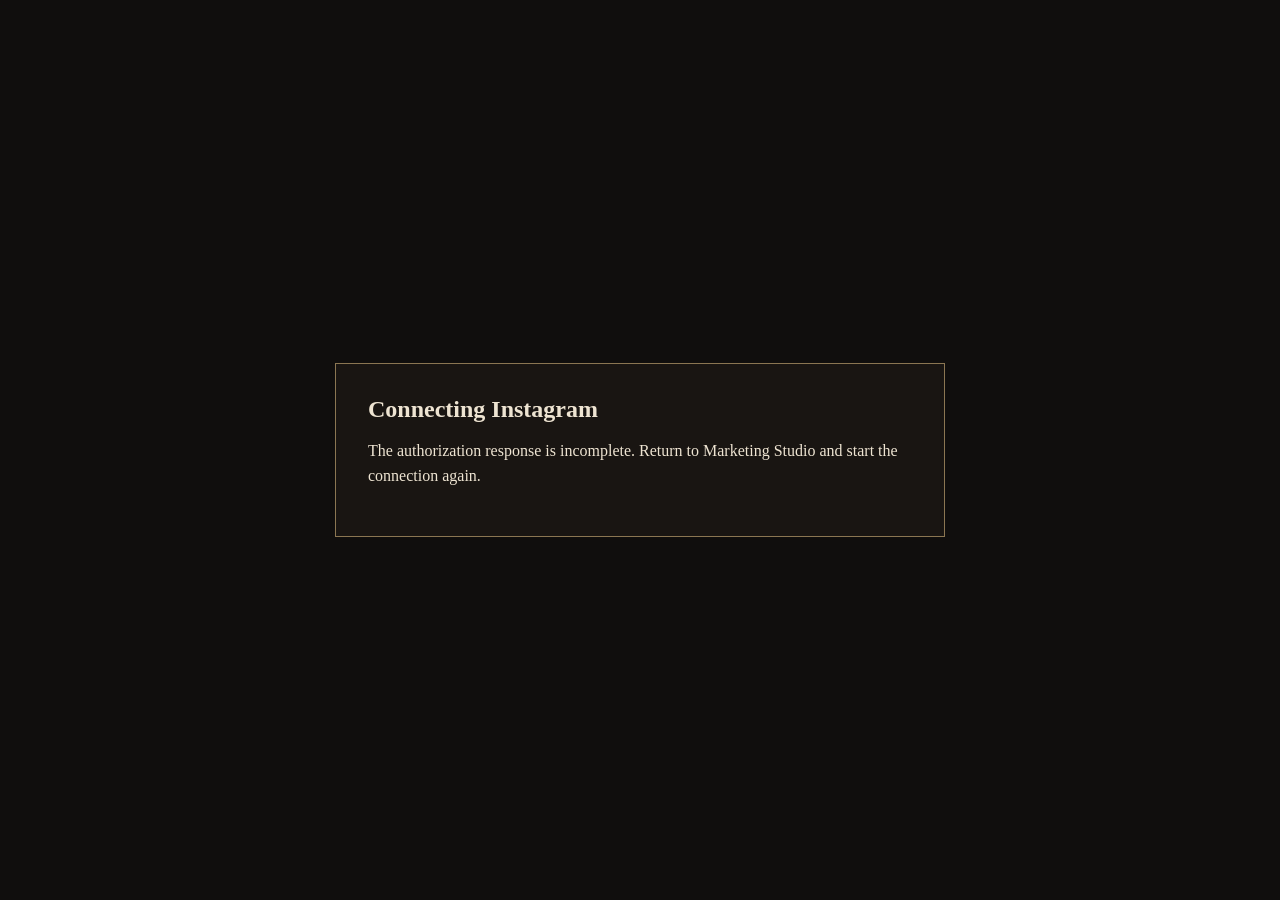
<file: instagram-oauth-callback/index.html>
<!doctype html>
<html lang="en">
<head>
  <meta charset="utf-8">
  <meta name="viewport" content="width=device-width, initial-scale=1">
  <meta name="referrer" content="no-referrer">
  <title>Connecting Instagram - The Cradle of Life</title>
  <style>
    :root { color-scheme: dark; font-family: Georgia, serif; background: #100e0d; color: #eee4d2; }
    body { min-height: 100vh; margin: 0; display: grid; place-items: center; }
    main { width: min(34rem, calc(100% - 3rem)); border: 1px solid #8b7652; padding: 2rem; background: #191512; }
    h1 { margin-top: 0; font-size: 1.5rem; }
    p { line-height: 1.55; }
    a { color: #f0c777; }
  </style>
</head>
<body>
  <main>
    <h1>Connecting Instagram</h1>
    <p id="status">Returning authorization to Marketing Studio...</p>
    <p><a id="continue" hidden>Continue to Marketing Studio</a></p>
  </main>
  <script>
    (() => {
      'use strict';
      const allowed = new Set(['code', 'state', 'error', 'error_reason', 'error_description']);
      const incoming = new URLSearchParams(location.search);
      const outgoing = new URLSearchParams();
      for (const [key, value] of incoming) if (allowed.has(key)) outgoing.append(key, value);
      const status = document.getElementById('status');
      const link = document.getElementById('continue');
      if (!outgoing.has('state') || (!outgoing.has('code') && !outgoing.has('error'))) {
        status.textContent = 'The authorization response is incomplete. Return to Marketing Studio and start the connection again.';
        return;
      }
      const destination = `http://127.0.0.1:4319/oauth/callback/instagram-en?${outgoing}`;
      link.href = destination;
      link.hidden = false;
      window.location.replace(destination);
    })();
  </script>
</body>
</html>
</file>
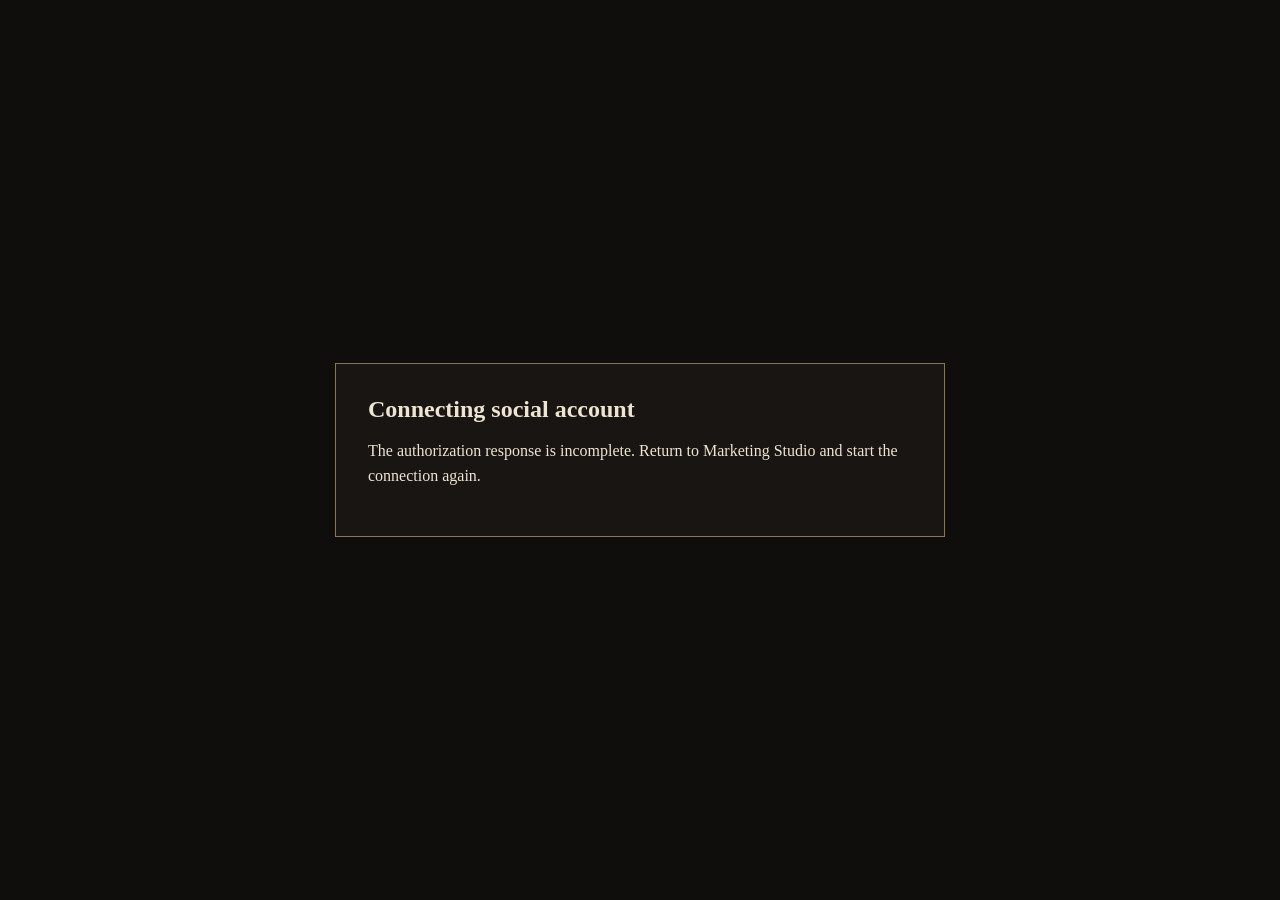
<file: social-oauth-callback/index.html>
<!doctype html>
<html lang="en">
<head>
  <meta charset="utf-8">
  <meta name="viewport" content="width=device-width, initial-scale=1">
  <meta name="referrer" content="no-referrer">
  <title>Connecting Social Account - The Cradle of Life</title>
  <style>
    :root { color-scheme: dark; font-family: Georgia, serif; background: #100e0d; color: #eee4d2; }
    body { min-height: 100vh; margin: 0; display: grid; place-items: center; }
    main { width: min(34rem, calc(100% - 3rem)); border: 1px solid #8b7652; padding: 2rem; background: #191512; }
    h1 { margin-top: 0; font-size: 1.5rem; }
    p { line-height: 1.55; }
    a { color: #f0c777; }
  </style>
</head>
<body>
  <main>
    <h1>Connecting social account</h1>
    <p id="status">Returning authorization to Marketing Studio...</p>
    <p><a id="continue" hidden>Continue to Marketing Studio</a></p>
  </main>
  <script>
    (() => {
      'use strict';
      const allowed = new Set(['code', 'state', 'error', 'error_reason', 'error_description']);
      const incoming = new URLSearchParams(location.search);
      const outgoing = new URLSearchParams();
      for (const [key, value] of incoming) if (allowed.has(key)) outgoing.append(key, value);
      const status = document.getElementById('status');
      const link = document.getElementById('continue');
      if (!outgoing.has('state') || (!outgoing.has('code') && !outgoing.has('error'))) {
        status.textContent = 'The authorization response is incomplete. Return to Marketing Studio and start the connection again.';
        return;
      }
      const destination = `http://127.0.0.1:4319/oauth/callback/social?${outgoing}`;
      link.href = destination;
      link.hidden = false;
      window.location.replace(destination);
    })();
  </script>
</body>
</html>
</file>
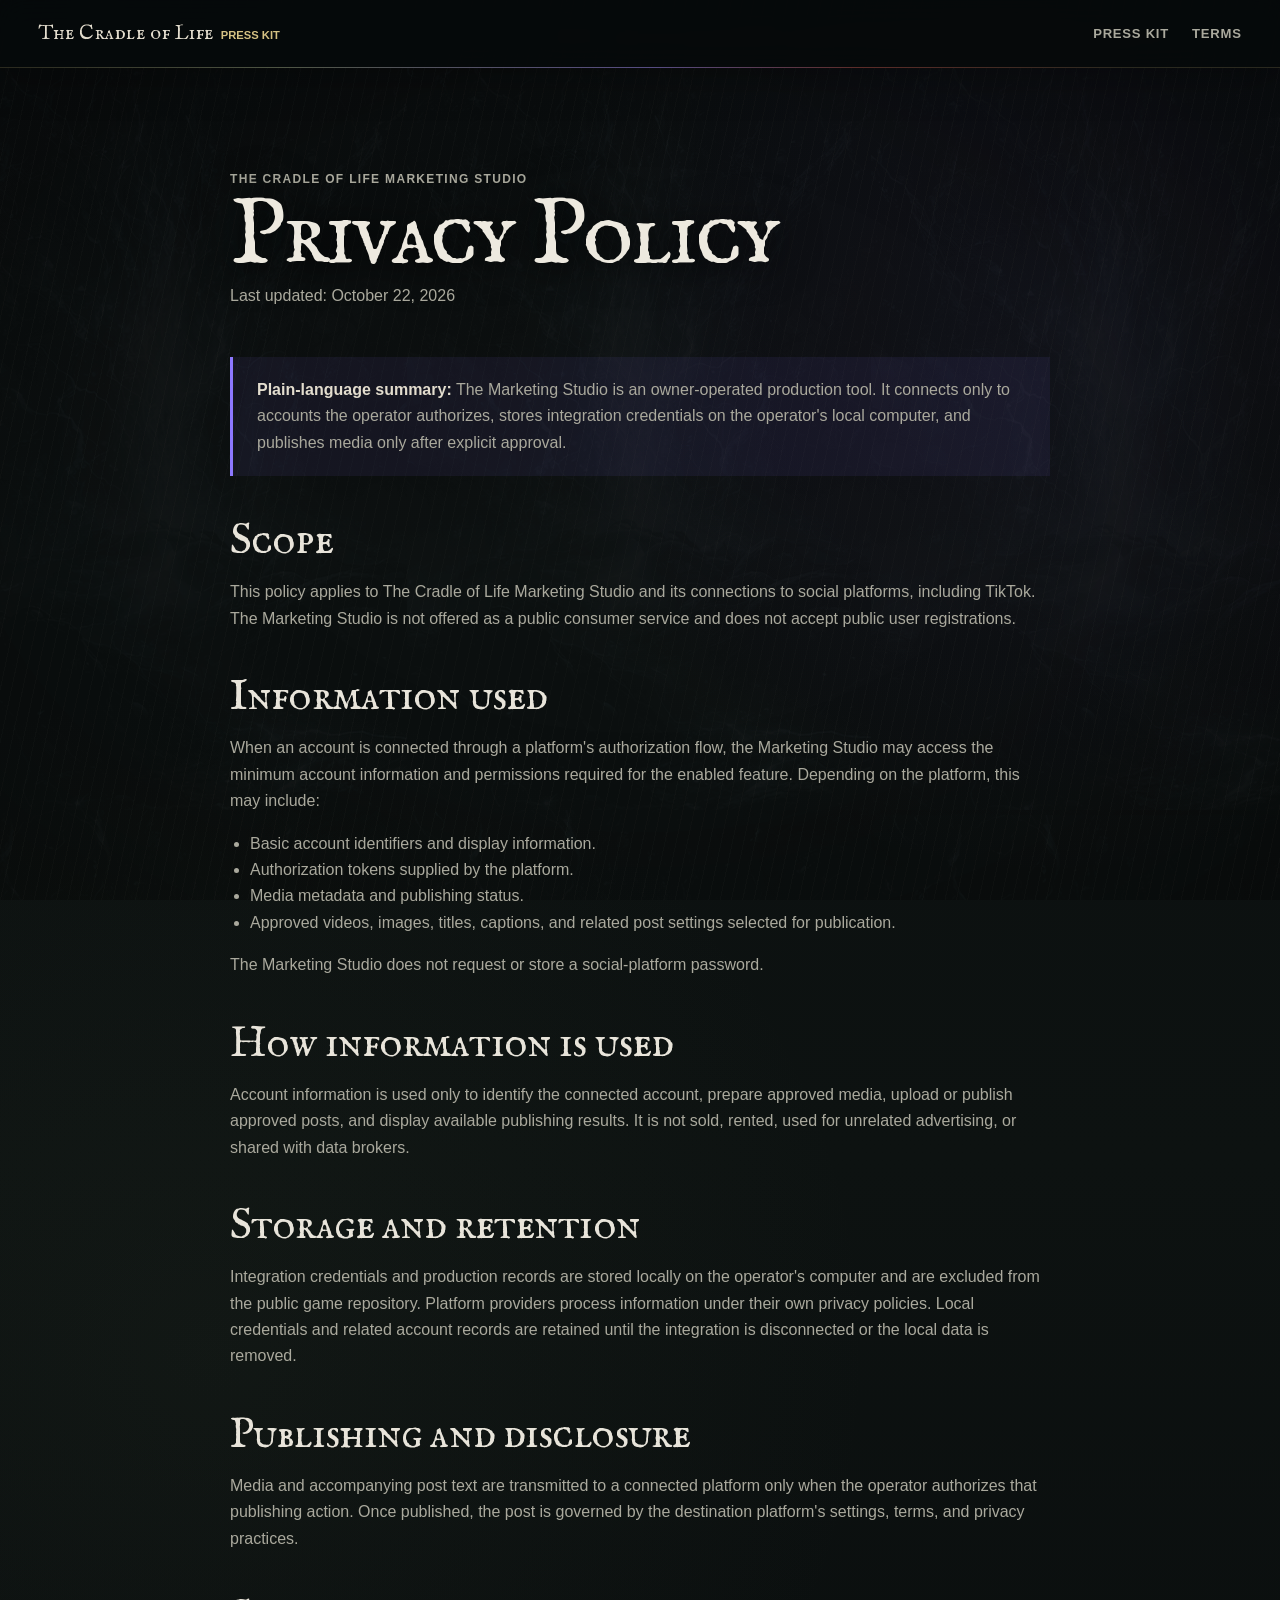
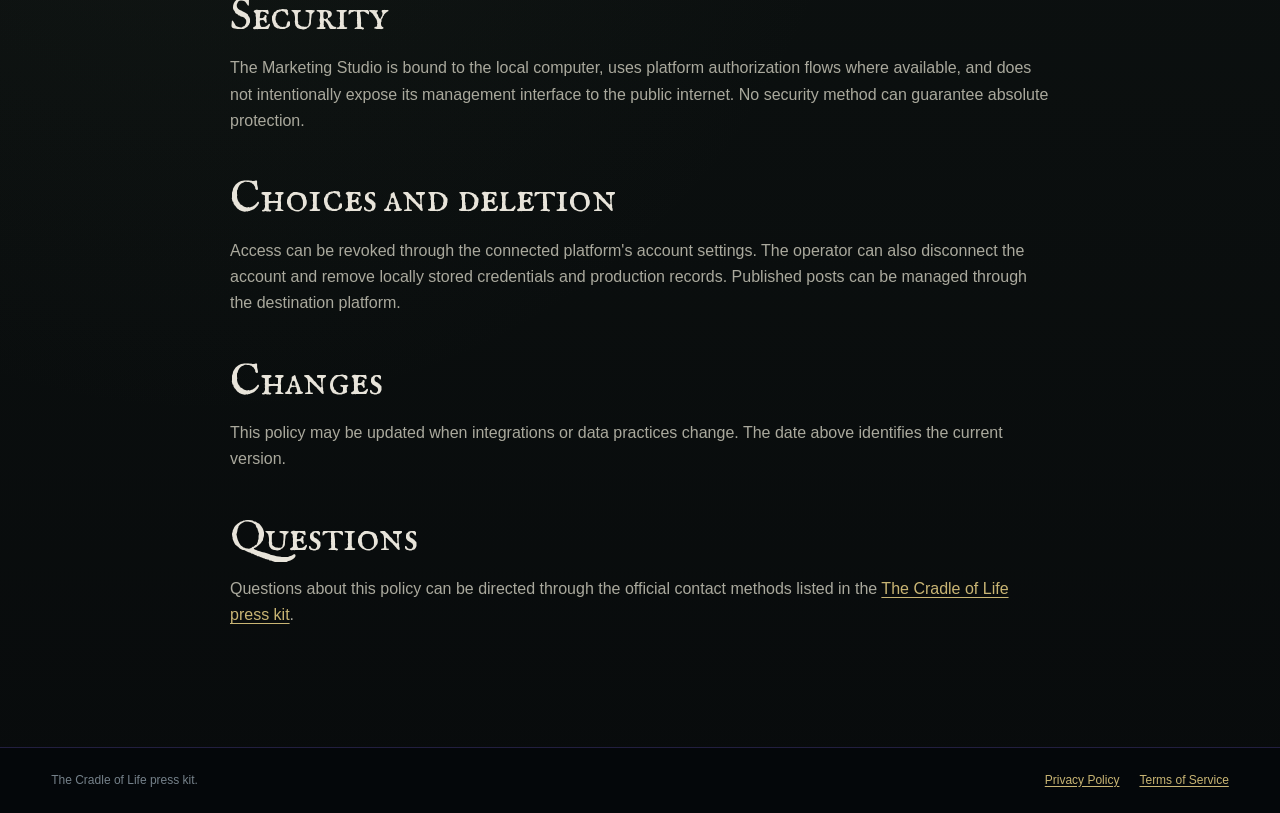
<file: privacy.html>
<!doctype html>
<html lang="en">
<head>
  <meta charset="utf-8">
  <meta name="viewport" content="width=device-width, initial-scale=1">
  <title>Privacy Policy | The Cradle of Life</title>
  <meta name="description" content="Privacy policy for The Cradle of Life Marketing Studio and its social-platform integrations.">
  <meta name="theme-color" content="#100c0b">
  <link rel="icon" href="assets/favicon.png" type="image/png">
  <link rel="stylesheet" href="css/style.css">
</head>
<body class="legal-page">
  <a class="skip-link" href="#main-content">Skip to privacy policy</a>
  <header class="site-header">
    <a class="wordmark" href="index.html" aria-label="The Cradle of Life press kit home">
      <span>The Cradle of Life</span>
      <small>Press Kit</small>
    </a>
    <nav class="site-nav" aria-label="Policy navigation">
      <a href="index.html">Press Kit</a>
      <a href="terms.html">Terms</a>
    </nav>
  </header>

  <main id="main-content" class="legal-main">
    <p class="eyebrow">The Cradle of Life Marketing Studio</p>
    <h1>Privacy Policy</h1>
    <p class="legal-meta">Last updated: October 22, 2026</p>

    <p class="legal-note"><strong>Plain-language summary:</strong> The Marketing Studio is an owner-operated production tool. It connects only to accounts the operator authorizes, stores integration credentials on the operator's local computer, and publishes media only after explicit approval.</p>

    <h2>Scope</h2>
    <p>This policy applies to The Cradle of Life Marketing Studio and its connections to social platforms, including TikTok. The Marketing Studio is not offered as a public consumer service and does not accept public user registrations.</p>

    <h2>Information used</h2>
    <p>When an account is connected through a platform's authorization flow, the Marketing Studio may access the minimum account information and permissions required for the enabled feature. Depending on the platform, this may include:</p>
    <ul>
      <li>Basic account identifiers and display information.</li>
      <li>Authorization tokens supplied by the platform.</li>
      <li>Media metadata and publishing status.</li>
      <li>Approved videos, images, titles, captions, and related post settings selected for publication.</li>
    </ul>
    <p>The Marketing Studio does not request or store a social-platform password.</p>

    <h2>How information is used</h2>
    <p>Account information is used only to identify the connected account, prepare approved media, upload or publish approved posts, and display available publishing results. It is not sold, rented, used for unrelated advertising, or shared with data brokers.</p>

    <h2>Storage and retention</h2>
    <p>Integration credentials and production records are stored locally on the operator's computer and are excluded from the public game repository. Platform providers process information under their own privacy policies. Local credentials and related account records are retained until the integration is disconnected or the local data is removed.</p>

    <h2>Publishing and disclosure</h2>
    <p>Media and accompanying post text are transmitted to a connected platform only when the operator authorizes that publishing action. Once published, the post is governed by the destination platform's settings, terms, and privacy practices.</p>

    <h2>Security</h2>
    <p>The Marketing Studio is bound to the local computer, uses platform authorization flows where available, and does not intentionally expose its management interface to the public internet. No security method can guarantee absolute protection.</p>

    <h2>Choices and deletion</h2>
    <p>Access can be revoked through the connected platform's account settings. The operator can also disconnect the account and remove locally stored credentials and production records. Published posts can be managed through the destination platform.</p>

    <h2>Changes</h2>
    <p>This policy may be updated when integrations or data practices change. The date above identifies the current version.</p>

    <h2>Questions</h2>
    <p>Questions about this policy can be directed through the official contact methods listed in the <a href="index.html#contact">The Cradle of Life press kit</a>.</p>
  </main>

  <footer class="site-footer">
    <p>The Cradle of Life press kit.</p>
    <nav class="footer-links" aria-label="Legal">
      <a href="privacy.html" aria-current="page">Privacy Policy</a>
      <a href="terms.html">Terms of Service</a>
    </nav>
  </footer>
</body>
</html>
</file>
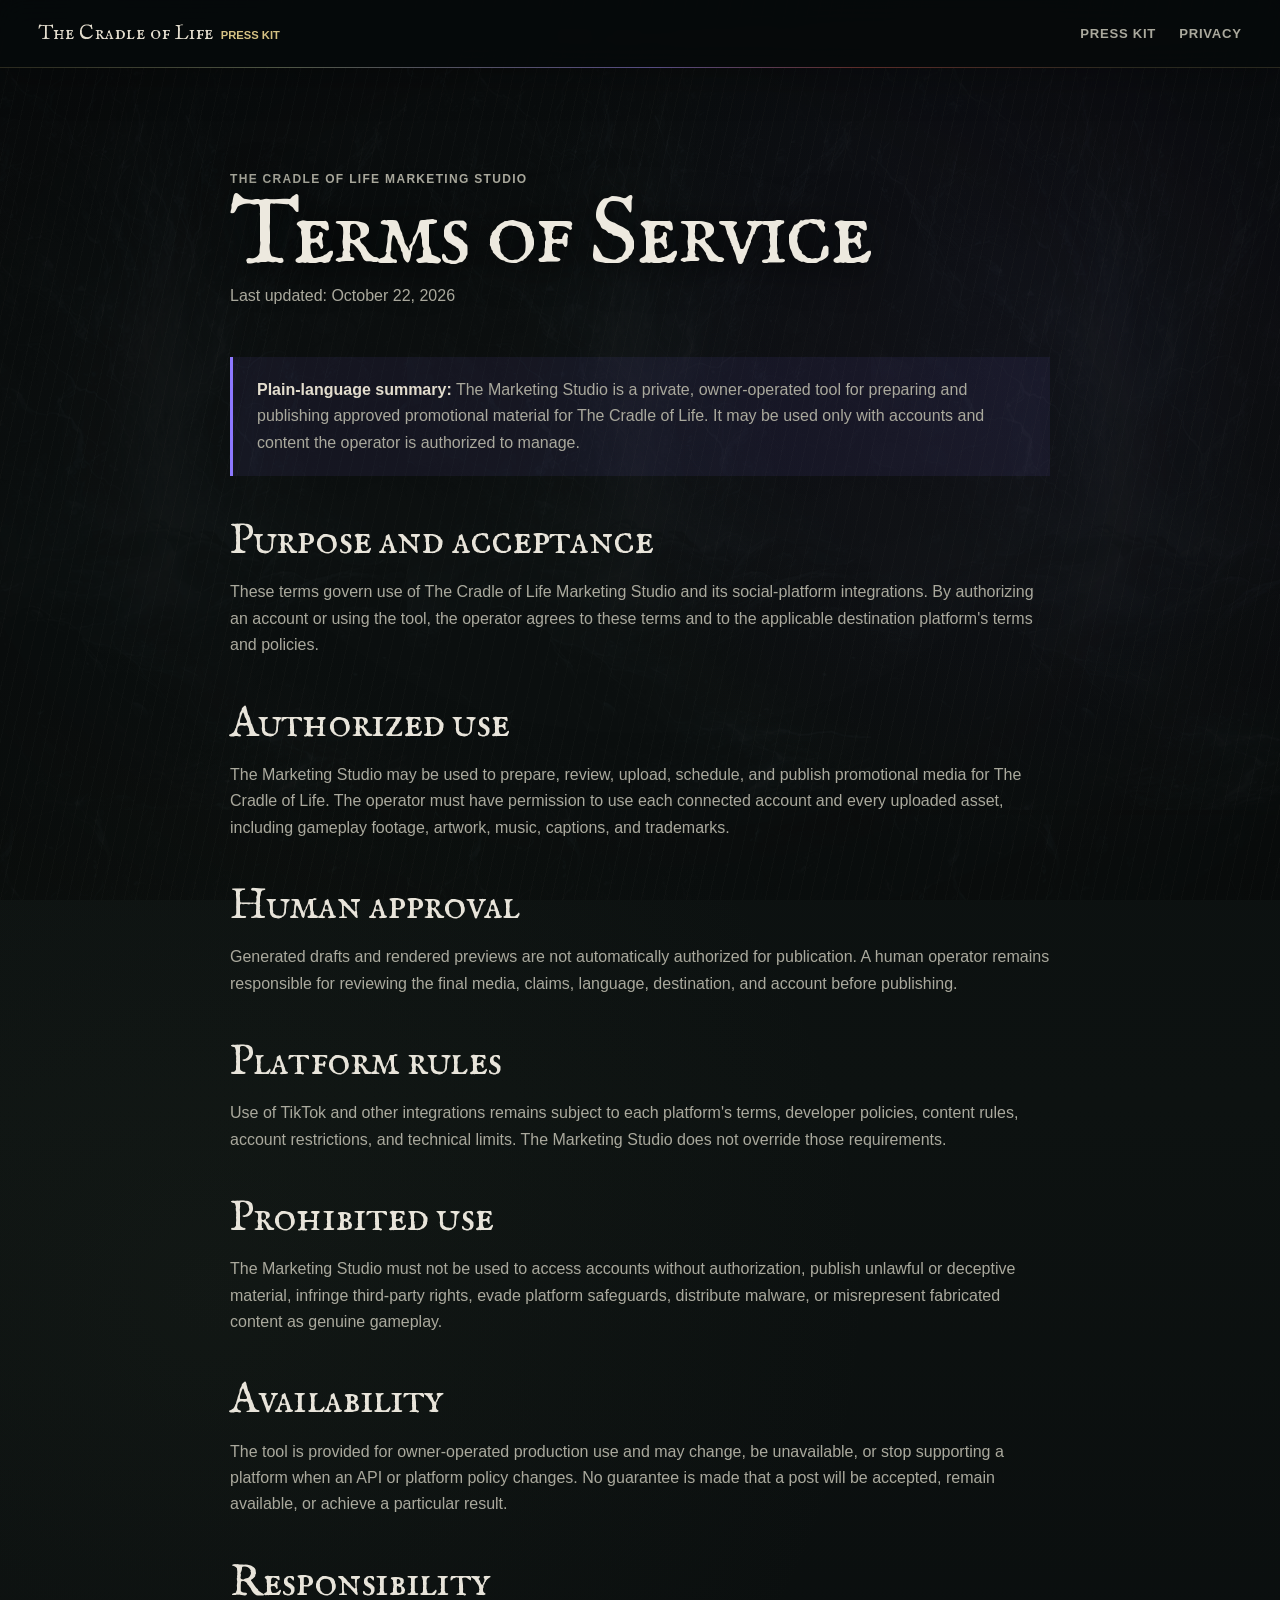
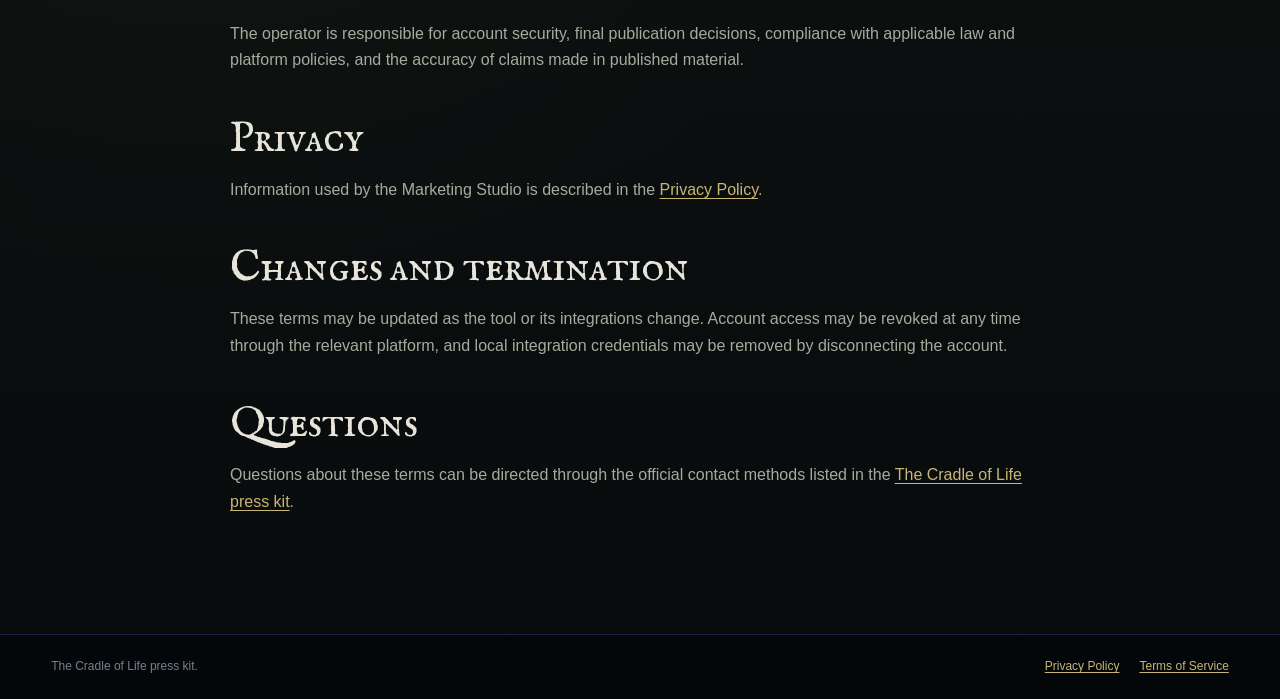
<file: terms.html>
<!doctype html>
<html lang="en">
<head>
  <meta charset="utf-8">
  <meta name="viewport" content="width=device-width, initial-scale=1">
  <title>Terms of Service | The Cradle of Life</title>
  <meta name="description" content="Terms of service for The Cradle of Life Marketing Studio and its social-platform integrations.">
  <meta name="theme-color" content="#100c0b">
  <link rel="icon" href="assets/favicon.png" type="image/png">
  <link rel="stylesheet" href="css/style.css">
</head>
<body class="legal-page">
  <a class="skip-link" href="#main-content">Skip to terms of service</a>
  <header class="site-header">
    <a class="wordmark" href="index.html" aria-label="The Cradle of Life press kit home">
      <span>The Cradle of Life</span>
      <small>Press Kit</small>
    </a>
    <nav class="site-nav" aria-label="Policy navigation">
      <a href="index.html">Press Kit</a>
      <a href="privacy.html">Privacy</a>
    </nav>
  </header>

  <main id="main-content" class="legal-main">
    <p class="eyebrow">The Cradle of Life Marketing Studio</p>
    <h1>Terms of Service</h1>
    <p class="legal-meta">Last updated: October 22, 2026</p>

    <p class="legal-note"><strong>Plain-language summary:</strong> The Marketing Studio is a private, owner-operated tool for preparing and publishing approved promotional material for The Cradle of Life. It may be used only with accounts and content the operator is authorized to manage.</p>

    <h2>Purpose and acceptance</h2>
    <p>These terms govern use of The Cradle of Life Marketing Studio and its social-platform integrations. By authorizing an account or using the tool, the operator agrees to these terms and to the applicable destination platform's terms and policies.</p>

    <h2>Authorized use</h2>
    <p>The Marketing Studio may be used to prepare, review, upload, schedule, and publish promotional media for The Cradle of Life. The operator must have permission to use each connected account and every uploaded asset, including gameplay footage, artwork, music, captions, and trademarks.</p>

    <h2>Human approval</h2>
    <p>Generated drafts and rendered previews are not automatically authorized for publication. A human operator remains responsible for reviewing the final media, claims, language, destination, and account before publishing.</p>

    <h2>Platform rules</h2>
    <p>Use of TikTok and other integrations remains subject to each platform's terms, developer policies, content rules, account restrictions, and technical limits. The Marketing Studio does not override those requirements.</p>

    <h2>Prohibited use</h2>
    <p>The Marketing Studio must not be used to access accounts without authorization, publish unlawful or deceptive material, infringe third-party rights, evade platform safeguards, distribute malware, or misrepresent fabricated content as genuine gameplay.</p>

    <h2>Availability</h2>
    <p>The tool is provided for owner-operated production use and may change, be unavailable, or stop supporting a platform when an API or platform policy changes. No guarantee is made that a post will be accepted, remain available, or achieve a particular result.</p>

    <h2>Responsibility</h2>
    <p>The operator is responsible for account security, final publication decisions, compliance with applicable law and platform policies, and the accuracy of claims made in published material.</p>

    <h2>Privacy</h2>
    <p>Information used by the Marketing Studio is described in the <a href="privacy.html">Privacy Policy</a>.</p>

    <h2>Changes and termination</h2>
    <p>These terms may be updated as the tool or its integrations change. Account access may be revoked at any time through the relevant platform, and local integration credentials may be removed by disconnecting the account.</p>

    <h2>Questions</h2>
    <p>Questions about these terms can be directed through the official contact methods listed in the <a href="index.html#contact">The Cradle of Life press kit</a>.</p>
  </main>

  <footer class="site-footer">
    <p>The Cradle of Life press kit.</p>
    <nav class="footer-links" aria-label="Legal">
      <a href="privacy.html">Privacy Policy</a>
      <a href="terms.html" aria-current="page">Terms of Service</a>
    </nav>
  </footer>
</body>
</html>
</file>
<file: css/style-20261116-v4.css>
@font-face {
  font-family: "Cradle Display";
  src: url("../assets/fonts/IMFellEnglish.ttf") format("truetype");
  font-display: swap;
}

:root {
  --ink: #100c0b;
  --ink-deep: #080706;
  --panel: #171210;
  --panel-raised: #201815;
  --paper: #e8decb;
  --paper-muted: #bfb29d;
  --amber: #d0a34c;
  --amber-bright: #f0c66d;
  --blood: #7f241e;
  --line: rgba(218, 176, 91, 0.3);
  --line-strong: rgba(218, 176, 91, 0.58);
  --content: 1180px;
  color-scheme: dark;
}

* { box-sizing: border-box; }
[hidden] { display: none !important; }

html {
  scroll-behavior: smooth;
  scroll-padding-top: 78px;
}

body {
  margin: 0;
  min-width: 320px;
  background: var(--ink);
  color: var(--paper);
  font-family: "Segoe UI", Arial, sans-serif;
  font-size: 1rem;
  line-height: 1.65;
}

body::before {
  content: "";
  position: fixed;
  inset: 0;
  z-index: -1;
  pointer-events: none;
  background:
    linear-gradient(rgba(16, 12, 11, 0.94), rgba(16, 12, 11, 0.94)),
    url("../assets/key-art/steam-page-background.jpg") center top / 1438px auto repeat-y;
}

img { display: block; max-width: 100%; }
a { color: var(--amber-bright); text-underline-offset: 0.2em; }
a:hover { color: #ffe0a0; }
button, a { -webkit-tap-highlight-color: transparent; }

:focus-visible {
  outline: 3px solid var(--amber-bright);
  outline-offset: 4px;
}

.sr-only {
  position: absolute;
  width: 1px;
  height: 1px;
  padding: 0;
  margin: -1px;
  overflow: hidden;
  clip: rect(0, 0, 0, 0);
  white-space: nowrap;
  border: 0;
}

.skip-link {
  position: fixed;
  left: 1rem;
  top: -5rem;
  z-index: 100;
  padding: 0.75rem 1rem;
  background: var(--paper);
  color: var(--ink);
}

.skip-link:focus { top: 1rem; }

.site-header {
  position: fixed;
  inset: 0 0 auto;
  z-index: 50;
  height: 68px;
  display: flex;
  align-items: center;
  justify-content: space-between;
  padding: 0 3vw;
  border-bottom: 1px solid rgba(218, 176, 91, 0.18);
  background: rgba(8, 7, 6, 0.82);
  backdrop-filter: blur(14px);
}

.wordmark {
  display: inline-flex;
  align-items: baseline;
  gap: 0.75rem;
  color: var(--paper);
  font-family: "Cradle Display", Georgia, serif;
  font-size: 1.28rem;
  text-decoration: none;
}

.wordmark small {
  color: var(--amber);
  font-family: "Segoe UI", Arial, sans-serif;
  font-size: 0.7rem;
  font-weight: 700;
  letter-spacing: 0;
  text-transform: uppercase;
}

.site-nav { display: flex; align-items: center; gap: 1.45rem; }
.site-nav a {
  color: var(--paper-muted);
  font-size: 0.82rem;
  font-weight: 700;
  letter-spacing: 0;
  text-decoration: none;
  text-transform: uppercase;
}
.site-nav a:hover { color: var(--paper); }
.site-nav .nav-download { color: var(--amber-bright); }

.menu-toggle { display: none; }

.hero {
  position: relative;
  min-height: min(820px, 92vh);
  display: grid;
  align-content: end;
  overflow: hidden;
  border-bottom: 1px solid var(--line-strong);
  background: var(--ink-deep);
}

.hero-backdrop {
  position: absolute;
  inset: 0;
  background-image:
    linear-gradient(90deg, rgba(8, 7, 6, 0.97) 0%, rgba(8, 7, 6, 0.6) 42%, rgba(8, 7, 6, 0.14) 72%),
    linear-gradient(0deg, rgba(8, 7, 6, 0.98) 0%, transparent 48%),
    url("../assets/key-art/cradle-key-art.png");
  background-position: center, center, center 34%;
  background-repeat: no-repeat;
  background-size: cover, cover, min(74vw, 1050px) auto;
  filter: saturate(0.92) contrast(1.06);
  transform: scale(1.01);
}

.hero-content {
  position: relative;
  width: min(var(--content), 92vw);
  margin: 0 auto;
  padding: 9rem 0 10rem;
}

.eyebrow {
  margin: 0 0 0.6rem;
  color: var(--amber-bright);
  font-size: 0.75rem;
  font-weight: 800;
  letter-spacing: 0;
  text-transform: uppercase;
}

h1, h2, h3 { font-family: "Cradle Display", Georgia, serif; font-weight: 400; }

h1 {
  max-width: 700px;
  margin: 0;
  color: #f4ead6;
  font-size: 8rem;
  line-height: 0.78;
  text-wrap: balance;
  text-shadow: 0 3px 24px #000, 0 0 55px rgba(105, 23, 18, 0.35);
}

.hero-genre {
  margin: 1.45rem 0 0;
  color: var(--amber-bright);
  font-size: 1.5rem;
  font-weight: 650;
  letter-spacing: 0;
  text-transform: uppercase;
}

.hero-hook {
  max-width: 570px;
  margin: 0.65rem 0 0;
  color: #d7cbb7;
  font-family: "Cradle Display", Georgia, serif;
  font-size: 1.35rem;
}

.hero-actions { display: flex; flex-wrap: wrap; gap: 0.7rem; margin-top: 1.7rem; }

.button {
  display: inline-flex;
  min-height: 46px;
  align-items: center;
  justify-content: center;
  padding: 0.7rem 1.05rem;
  border: 1px solid transparent;
  border-radius: 2px;
  font-size: 0.78rem;
  font-weight: 800;
  letter-spacing: 0;
  line-height: 1.2;
  text-align: center;
  text-decoration: none;
  text-transform: uppercase;
  transition: background-color 160ms ease, border-color 160ms ease, color 160ms ease;
}

.button-primary { background: var(--amber-bright); color: var(--ink-deep); }
.button-primary:hover { background: #ffe2a3; color: var(--ink-deep); }
.button-secondary { border-color: var(--line-strong); background: rgba(20, 14, 12, 0.78); color: var(--paper); }
.button-secondary:hover { border-color: var(--amber-bright); color: var(--paper); }
.button-ghost { color: var(--paper-muted); }
.button-ghost:hover { color: var(--paper); }

.hero-facts {
  position: absolute;
  inset: auto 0 0;
  z-index: 2;
  display: grid;
  grid-template-columns: repeat(4, 1fr);
  margin: 0;
  padding: 1.05rem max(4vw, calc((100vw - var(--content)) / 2));
  border-top: 1px solid var(--line);
  background: rgba(8, 7, 6, 0.88);
}

.hero-facts div { min-width: 0; padding: 0.2rem 1.4rem; border-left: 1px solid var(--line); }
.hero-facts div:first-child { padding-left: 0; border-left: 0; }
.hero-facts dt, .fact-grid dt {
  color: var(--amber);
  font-size: 0.75rem;
  font-weight: 800;
  letter-spacing: 0;
  text-transform: uppercase;
}
.hero-facts dd { margin: 0.15rem 0 0; color: var(--paper); font-size: 0.88rem; line-height: 1.35; }

.section {
  width: min(var(--content), 92vw);
  margin: 0 auto;
  padding: clamp(4.5rem, 8vw, 7.5rem) 0;
}

.section + .section { border-top: 1px solid var(--line); }
.section-heading { margin-bottom: 2rem; }
.split-heading { display: flex; align-items: end; justify-content: space-between; gap: 2rem; }
h2 { margin: 0; color: #f0e4cf; font-size: 4.25rem; line-height: 1; }
.heading-note { max-width: 470px; margin: 0; color: var(--paper-muted); }
.text-link { display: inline-block; margin-top: 0.8rem; font-size: 0.8rem; font-weight: 750; letter-spacing: 0; text-transform: uppercase; }

.fact-grid {
  display: grid;
  grid-template-columns: repeat(4, minmax(0, 1fr));
  margin: 0;
  border-top: 1px solid var(--line-strong);
  border-left: 1px solid var(--line);
}

.fact-grid div {
  min-height: 128px;
  padding: 1.25rem;
  border-right: 1px solid var(--line);
  border-bottom: 1px solid var(--line);
  background: rgba(23, 18, 16, 0.72);
}

.fact-grid dd { margin: 0.5rem 0 0; color: var(--paper); font-size: 0.96rem; line-height: 1.45; }
.placeholder { color: #ffb1a8; font-family: Consolas, monospace; font-size: 0.9em; overflow-wrap: anywhere; }
.press-shortcuts {
  display: flex;
  flex-wrap: wrap;
  gap: 0.6rem 1.25rem;
  margin-top: 1.25rem;
  padding-top: 1.1rem;
  border-top: 1px solid var(--line);
}
.press-shortcuts a { font-size: 0.8rem; font-weight: 750; text-transform: uppercase; }

.copy-stack { border-top: 1px solid var(--line-strong); }
.copy-block {
  position: relative;
  display: grid;
  grid-template-columns: 240px 1fr auto;
  gap: 2rem;
  align-items: start;
  padding: 2rem 0;
  border-bottom: 1px solid var(--line);
}
.copy-label h3 { margin: 0; color: var(--paper); font-size: 1.35rem; }
.copy-label span { color: var(--paper-muted); font-size: 0.75rem; }
.copy-block p { max-width: 760px; margin: 0; white-space: pre-line; }
.copy-button {
  padding: 0.55rem 0.7rem;
  border: 1px solid var(--line-strong);
  border-radius: 2px;
  background: transparent;
  color: var(--amber-bright);
  font: inherit;
  font-size: 0.75rem;
  font-weight: 700;
  cursor: pointer;
}
.copy-button:hover { border-color: var(--amber-bright); background: rgba(208, 163, 76, 0.08); }

.difference-grid {
  display: grid;
  grid-template-columns: repeat(3, minmax(0, 1fr));
  gap: 1rem;
  margin-bottom: clamp(3rem, 6vw, 5rem);
}

.difference-card {
  position: relative;
  min-height: 310px;
  padding: 4.5rem 1.6rem 1.7rem;
  overflow: hidden;
  border: 1px solid rgba(185, 163, 99, 0.32);
  background: linear-gradient(155deg, rgba(122, 33, 31, 0.18), rgba(8, 9, 10, 0.78) 44%);
}

.difference-card::after {
  content: "";
  position: absolute;
  inset: auto -20% -52% 28%;
  height: 70%;
  background: radial-gradient(ellipse, rgba(122, 33, 31, 0.22), transparent 70%);
  pointer-events: none;
}

.difference-number {
  position: absolute;
  top: 1.35rem;
  left: 1.55rem;
  color: var(--blood-bright);
  font-family: "Cradle Display", Georgia, serif;
  font-size: 1rem;
  letter-spacing: 0.12em;
}

.difference-card h3 { position: relative; margin: 0; color: var(--paper); font-size: clamp(1.45rem, 2vw, 1.9rem); line-height: 1.1; }
.difference-card p { position: relative; margin: 1rem 0 0; color: var(--paper-muted); }
.systems-heading { margin-bottom: 1.25rem; }
.systems-heading h3 { margin: 0.35rem 0 0; color: var(--paper); font-size: 1.8rem; }

.feature-list {
  display: grid;
  grid-template-columns: repeat(2, minmax(0, 1fr));
  border-top: 1px solid var(--line-strong);
}

.feature-item {
  display: grid;
  grid-template-columns: 42px minmax(0, 1fr);
  gap: 0 1.25rem;
  padding: 2rem 2rem 2rem 0;
  border-bottom: 1px solid var(--line);
}

.feature-item:nth-child(even) {
  padding-left: 2rem;
  border-left: 1px solid var(--line);
}

.feature-number {
  grid-row: 1 / span 2;
  color: var(--blood);
  font-family: "Cradle Display", Georgia, serif;
  font-size: 1.25rem;
}

.feature-item h3 { margin: 0; color: var(--paper); font-size: 1.55rem; line-height: 1.2; }
.feature-item p { margin: 0.65rem 0 0; color: var(--paper-muted); }

.gallery-grid { display: grid; grid-template-columns: repeat(2, minmax(0, 1fr)); gap: 1.25rem; }
.gallery-item { min-width: 0; margin: 0; }
.gallery-item-wide { grid-column: 1 / -1; }
.gallery-open {
  display: block;
  width: 100%;
  padding: 0;
  overflow: hidden;
  border: 1px solid var(--line);
  border-radius: 2px;
  background: #050505;
  cursor: zoom-in;
}
.gallery-open img { width: 100%; height: auto; transition: opacity 180ms ease; }
.gallery-open:hover img { opacity: 0.86; }
.gallery-item figcaption { display: flex; align-items: start; justify-content: space-between; gap: 1rem; padding: 0.65rem 0.15rem 0; }
.gallery-item figcaption > span { min-width: 0; }
.gallery-item figcaption strong { display: block; color: var(--paper); font-size: 0.94rem; }
.gallery-item figcaption small { display: block; color: var(--paper-muted); font-size: 0.78rem; }
.gallery-item figcaption a { flex: 0 0 auto; font-size: 0.75rem; font-weight: 750; letter-spacing: 0; text-transform: uppercase; }

.clips-section { border-top-color: var(--line-strong); }
.capture-grid { display: grid; grid-template-columns: repeat(2, minmax(0, 1fr)); gap: 1.25rem; }
.capture-card { min-width: 0; border: 1px solid var(--line); background: rgba(13, 10, 9, 0.65); }
.capture-preview { display: grid; aspect-ratio: 16 / 9; place-items: center; overflow: hidden; border-bottom: 1px solid var(--line); background: #050505; }
.capture-preview img, .capture-preview video { width: 100%; height: 100%; object-fit: contain; }
.capture-copy { padding: 1.25rem; }
.capture-copy h3 { margin: 0; color: var(--paper); font-size: 1.5rem; line-height: 1.2; }
.capture-copy p { margin: 0.55rem 0 0; color: var(--paper-muted); }
.capture-downloads { display: flex; flex-wrap: wrap; gap: 0.55rem 1rem; margin-top: 1rem; }
.capture-downloads a { font-size: 0.8rem; font-weight: 750; text-transform: uppercase; }

.trailer-section {
  border-block: 1px solid var(--line-strong);
  background: rgba(6, 5, 5, 0.86);
}
.trailer-inner {
  width: min(var(--content), 92vw);
  margin: 0 auto;
  padding: clamp(4rem, 8vw, 7rem) 0;
  display: grid;
  grid-template-columns: minmax(280px, 0.78fr) minmax(420px, 1.22fr);
  align-items: center;
  gap: clamp(2rem, 5vw, 5rem);
}
.trailer-copy h2 { margin-bottom: 1rem; }
.trailer-copy > p:not(.eyebrow) { max-width: 480px; color: var(--paper-muted); }
.trailer-actions { display: flex; flex-wrap: wrap; gap: 0.7rem; margin-top: 1.5rem; }
.trailer-poster {
  position: relative;
  display: block;
  overflow: hidden;
  border: 1px solid var(--line-strong);
  background: #050505;
}
.trailer-poster img { width: 100%; aspect-ratio: 16 / 9; object-fit: cover; transition: opacity 180ms ease; }
.trailer-poster:hover img { opacity: 0.74; }
.play-mark {
  position: absolute;
  left: 50%;
  top: 50%;
  display: grid;
  width: 66px;
  height: 66px;
  place-items: center;
  border: 1px solid rgba(255, 237, 204, 0.72);
  border-radius: 50%;
  background: rgba(8, 7, 6, 0.78);
  color: var(--paper);
  font-size: 1.3rem;
  transform: translate(-50%, -50%);
}

.trailer-video {
  display: block;
  width: 100%;
  aspect-ratio: 16 / 9;
  border: 0;
  background: #050505;
  box-shadow: 0 22px 64px rgba(0, 0, 0, 0.42);
}

.fact-sheet-links {
  display: flex;
  flex-wrap: wrap;
  gap: 0.55rem 0.9rem;
  margin-top: 1.4rem;
  max-width: 530px;
}
.fact-sheet-links span { flex-basis: 100%; color: var(--paper); font-weight: 700; }
.fact-sheet-links a { font-size: 0.83rem; font-weight: 750; text-transform: uppercase; }

.world-intro {
  display: grid;
  grid-template-columns: 0.8fr 1.2fr;
  gap: clamp(2rem, 7vw, 7rem);
  align-items: start;
  margin-bottom: 3rem;
}
.world-copy { border-left: 1px solid var(--line-strong); padding-left: clamp(1.5rem, 4vw, 3rem); }
.world-copy p { margin: 0; color: var(--paper-muted); }
.world-copy p + p { margin-top: 1rem; }
.pantheon-grid { display: grid; grid-template-columns: repeat(6, minmax(0, 1fr)); border: 1px solid var(--line); }
.pantheon-grid figure { min-width: 0; margin: 0; border-left: 1px solid var(--line); background: rgba(8, 7, 6, 0.62); }
.pantheon-grid figure:first-child { border-left: 0; }
.pantheon-grid img { width: 100%; aspect-ratio: 1; object-fit: cover; filter: saturate(0.78); }
.pantheon-grid figcaption { padding: 0.85rem; border-top: 1px solid var(--line); }
.pantheon-grid strong { display: block; color: var(--paper); font-family: "Cradle Display", Georgia, serif; font-size: 1.12rem; }
.pantheon-grid span { display: block; color: var(--paper-muted); font-size: 0.75rem; }

.developer-layout {
  display: grid;
  grid-template-columns: minmax(240px, 0.7fr) minmax(0, 1.3fr);
  gap: clamp(2.5rem, 7vw, 7rem);
  align-items: start;
}
.headshot-frame { width: 100%; max-width: 420px; }
.headshot-placeholder {
  display: grid;
  aspect-ratio: 4 / 5;
  place-items: center;
  align-content: center;
  border: 1px dashed var(--line-strong);
  background: rgba(9, 7, 6, 0.7);
  color: var(--paper-muted);
}
.headshot-placeholder span { color: var(--line-strong); font-family: "Cradle Display", Georgia, serif; font-size: 6rem; line-height: 1; }
.headshot-placeholder small { max-width: 80%; margin-top: 1rem; color: var(--paper-muted); text-align: center; }
.developer-headshot { margin: 0; }
.developer-headshot img { width: 100%; aspect-ratio: 4 / 5; object-fit: cover; border: 1px solid var(--line-strong); }
.developer-headshot figcaption { padding-top: 0.65rem; font-size: 0.8rem; font-weight: 750; text-transform: uppercase; }
.developer-bio { max-width: 760px; margin-top: 1.4rem; }
.developer-bio p { margin: 0; color: var(--paper-muted); }
.developer-bio p + p { margin-top: 1rem; }
.developer-disclaimer { max-width: 760px; margin: 1.4rem 0 0; padding: 1rem 0 1rem 1.2rem; border-left: 2px solid var(--blood); color: var(--paper); font-size: 0.9rem; }
.developer-facts { display: grid; grid-template-columns: repeat(3, minmax(0, 1fr)); margin: 2rem 0 0; border-top: 1px solid var(--line); }
.developer-facts div { padding: 1rem 1rem 0 0; }
.developer-facts dt, .policy-list dt, .pronunciation-grid dt { color: var(--amber); font-size: 0.75rem; font-weight: 800; letter-spacing: 0; text-transform: uppercase; }
.developer-facts dd { margin: 0.35rem 0 0; }

.policy-list { margin: 0; border-top: 1px solid var(--line-strong); }
.policy-list div { display: grid; grid-template-columns: minmax(190px, 250px) minmax(0, 1fr); gap: 2rem; padding: 1.4rem 0; border-bottom: 1px solid var(--line); }
.policy-list dd { max-width: 800px; margin: 0; color: var(--paper-muted); }
.policy-list dd strong { color: var(--paper); }

.pronunciation-grid { display: grid; grid-template-columns: repeat(4, minmax(0, 1fr)); margin: 0; border-top: 1px solid var(--line-strong); border-left: 1px solid var(--line); }
.pronunciation-grid div { min-width: 0; padding: 1.15rem; border-right: 1px solid var(--line); border-bottom: 1px solid var(--line); }
.pronunciation-grid dd { margin: 0.4rem 0 0; overflow-wrap: anywhere; }

.download-section {
  border-block: 1px solid var(--line-strong);
  background:
    linear-gradient(90deg, rgba(8, 7, 6, 0.99) 0%, rgba(8, 7, 6, 0.86) 52%, rgba(8, 7, 6, 0.42) 100%),
    url("../assets/key-art/cradle-key-art.png") right center / auto 120% no-repeat,
    #080706;
}
.download-inner {
  width: min(var(--content), 92vw);
  margin: 0 auto;
  padding: clamp(5rem, 9vw, 8rem) 0;
  display: grid;
  grid-template-columns: minmax(0, 1fr) minmax(280px, 0.62fr);
  gap: clamp(2.5rem, 8vw, 8rem);
}
.download-inner > div:first-child { max-width: 690px; }
.download-inner h2 { max-width: 650px; }
.download-inner p { max-width: 650px; color: var(--paper-muted); }
.button-large { min-height: 54px; margin-top: 1rem; padding-inline: 1.5rem; }
.download-contents { align-self: center; padding: 1.5rem; border: 1px solid var(--line-strong); background: rgba(8, 7, 6, 0.84); }
.download-contents > span { display: block; padding-bottom: 0.8rem; border-bottom: 1px solid var(--line); color: var(--amber-bright); font-family: Consolas, monospace; font-size: 0.86rem; overflow-wrap: anywhere; }
.download-contents ul { columns: 2; margin: 1rem 0 0; padding: 0; list-style: none; }
.download-contents li { color: var(--paper-muted); font-family: Consolas, monospace; font-size: 0.82rem; line-height: 1.9; }
.individual-assets { display: grid; gap: 0.5rem; margin-top: 1rem; padding-top: 1rem; border-top: 1px solid var(--line); }
.individual-assets > span { color: var(--paper-muted); font-size: 0.75rem; font-weight: 800; text-transform: uppercase; }
.individual-assets a { font-size: 0.8rem; font-weight: 750; text-transform: uppercase; }
.master-assets { display: grid; gap: 0.65rem; margin-top: 1rem; padding-top: 1rem; border-top: 1px solid var(--line); }
.master-assets p { margin: 0; font-size: 0.85rem; }
.master-assets .button { width: 100%; }

.contact-section { background: #090706; }
.contact-inner { width: min(var(--content), 92vw); margin: 0 auto; padding: clamp(5rem, 10vw, 9rem) 0; text-align: center; }
.contact-inner h2 { max-width: 100%; font-size: 3.8rem; overflow-wrap: anywhere; }
.contact-inner > p:not(.eyebrow) { color: var(--paper-muted); }
.contact-links { display: flex; flex-wrap: wrap; justify-content: center; gap: 1.4rem; margin-top: 1.5rem; }
.contact-links a { font-size: 0.78rem; font-weight: 750; letter-spacing: 0; text-transform: uppercase; }

.site-footer {
  display: flex;
  justify-content: space-between;
  gap: 2rem;
  padding: 1.4rem 4vw;
  border-top: 1px solid var(--line);
  background: #050504;
  color: #887e70;
  font-size: 0.75rem;
}
.site-footer p { margin: 0; }
.site-footer code { color: #a99b86; }
.footer-links { display: flex; gap: 1.25rem; }

.legal-page .site-header { position: sticky; }
.legal-main {
  width: min(820px, 92vw);
  margin: 0 auto;
  padding: clamp(4rem, 8vw, 7rem) 0;
}
.legal-main h1 { margin-bottom: 0.5rem; font-size: clamp(3.2rem, 8vw, 6rem); }
.legal-main h2 { margin: 2.75rem 0 0.75rem; font-size: clamp(1.8rem, 4vw, 2.7rem); }
.legal-main h3 { margin: 1.75rem 0 0.5rem; font-size: 1.25rem; }
.legal-main p,
.legal-main li { color: var(--paper-muted); }
.legal-main strong { color: var(--paper); }
.legal-meta { margin: 0 0 3rem; color: var(--amber); }
.legal-note {
  margin: 2rem 0;
  padding: 1.25rem 1.5rem;
  border-left: 3px solid var(--amber);
  background: rgba(218, 176, 91, 0.08);
}
.legal-main ul { padding-left: 1.25rem; }

.lightbox {
  width: min(96vw, 1500px);
  max-width: none;
  height: min(94vh, 980px);
  max-height: none;
  margin: auto;
  padding: 3rem 4.5rem 1rem;
  overflow: hidden;
  border: 1px solid var(--line-strong);
  border-radius: 2px;
  background: #050504;
  color: var(--paper);
}
.lightbox::backdrop { background: rgba(0, 0, 0, 0.9); backdrop-filter: blur(8px); }
.lightbox.lightbox-fallback {
  position: fixed;
  z-index: 1000;
  inset: 0;
  background: rgba(5, 5, 4, 0.99);
}
.lightbox[open] { display: grid; grid-template-columns: auto minmax(0, 1fr) auto; align-items: center; gap: 1rem; }
.lightbox figure { min-width: 0; height: 100%; margin: 0; display: grid; grid-template-rows: minmax(0, 1fr) auto; }
.lightbox figure img { width: 100%; height: 100%; object-fit: contain; }
.lightbox figure figcaption { display: flex; justify-content: space-between; gap: 1rem; padding: 0.8rem 0 0; color: var(--paper-muted); font-size: 0.84rem; }
.lightbox button { border: 0; background: transparent; color: var(--paper); cursor: pointer; }
.lightbox-toolbar {
  position: absolute;
  z-index: 5;
  top: calc(0.65rem + env(safe-area-inset-top));
  right: calc(0.8rem + env(safe-area-inset-right));
  left: calc(0.8rem + env(safe-area-inset-left));
  display: flex;
  align-items: center;
  justify-content: space-between;
  gap: 1rem;
  pointer-events: none;
}
.lightbox-close {
  display: inline-flex;
  min-height: 46px;
  align-items: center;
  gap: 0.55rem;
  padding: 0.6rem 0.9rem;
  border: 1px solid rgba(185, 163, 99, 0.62) !important;
  border-radius: 2px;
  background: rgba(10, 9, 8, 0.94) !important;
  color: var(--paper) !important;
  font: inherit;
  font-size: 0.88rem;
  font-weight: 750;
  letter-spacing: 0.04em;
  pointer-events: auto;
  text-transform: uppercase;
}
.lightbox-close:hover,
.lightbox-close:focus-visible { border-color: var(--amber-bright) !important; background: rgba(122, 33, 31, 0.94) !important; }
.lightbox-counter { color: var(--paper-muted); font-size: 0.8rem; font-weight: 700; pointer-events: auto; }
.lightbox-nav { width: 44px; height: 54px; font-size: 1.8rem; }
body.lightbox-open { overflow: hidden; }

@media (max-width: 900px) {
  h1 { font-size: 6rem; }
  h2 { font-size: 3.5rem; }
  .menu-toggle {
    display: grid;
    width: 44px;
    height: 44px;
    place-content: center;
    gap: 5px;
    border: 0;
    background: transparent;
    color: var(--paper);
    cursor: pointer;
  }
  .menu-toggle span[aria-hidden] { width: 23px; height: 2px; background: currentColor; }
  .site-nav {
    position: absolute;
    inset: 68px 0 auto;
    display: none;
    align-items: stretch;
    padding: 1rem 4vw 1.3rem;
    border-bottom: 1px solid var(--line-strong);
    background: rgba(8, 7, 6, 0.98);
  }
  .site-nav.is-open { display: grid; }
  .site-nav a { padding: 0.55rem 0; }
  .hero { min-height: 820px; }
  .hero-backdrop {
    background-image:
      linear-gradient(0deg, rgba(8, 7, 6, 0.99) 0%, rgba(8, 7, 6, 0.68) 52%, rgba(8, 7, 6, 0.14) 100%),
      url("../assets/key-art/cradle-key-art.png");
    background-position: center, center 17%;
    background-size: cover, auto 68%;
  }
  .hero-content { padding: 16rem 0 15rem; }
  .hero-facts { grid-template-columns: repeat(2, 1fr); }
  .hero-facts div { padding: 0.45rem 1rem; border-bottom: 1px solid rgba(218, 176, 91, 0.15); }
  .hero-facts div:nth-child(odd) { border-left: 0; }
  .fact-grid { grid-template-columns: repeat(2, minmax(0, 1fr)); }
  .difference-grid { grid-template-columns: 1fr; }
  .difference-card { min-height: 0; }
  .copy-block { grid-template-columns: 190px 1fr; }
  .copy-button { grid-column: 2; justify-self: start; }
  .capture-grid { grid-template-columns: 1fr; }
  .trailer-inner { grid-template-columns: 1fr; }
  .world-intro { grid-template-columns: 1fr; gap: 1.5rem; }
  .world-copy { padding-left: 1.5rem; }
  .pantheon-grid { grid-template-columns: repeat(3, minmax(0, 1fr)); }
  .pantheon-grid figure:nth-child(4) { border-left: 0; }
  .pantheon-grid figure:nth-child(n+4) { border-top: 1px solid var(--line); }
  .developer-facts { grid-template-columns: 1fr; }
  .pronunciation-grid { grid-template-columns: repeat(2, minmax(0, 1fr)); }
  .download-inner { grid-template-columns: 1fr; }
  .download-contents { max-width: 520px; }
  .lightbox { padding-inline: 0.5rem; }
  .lightbox[open] { grid-template-columns: 40px minmax(0, 1fr) 40px; gap: 0; }
}

@media (max-width: 620px) {
  .site-header { padding-inline: 4vw; }
  .wordmark { font-size: 1.05rem; }
  .wordmark small { display: none; }
  .hero { min-height: 870px; }
  .hero-backdrop {
    background-image:
      linear-gradient(0deg, rgba(8, 7, 6, 1) 0%, rgba(8, 7, 6, 0.98) 31%, rgba(8, 7, 6, 0.46) 55%, rgba(8, 7, 6, 0.06) 100%),
      url("../assets/key-art/cradle-key-art.png");
    background-position: center, center 68px;
    background-size: cover, 112% auto;
  }
  .hero-content { padding: 19rem 0 16rem; }
  h1 { font-size: 4.25rem; }
  h2 { font-size: 2.85rem; }
  .hero-genre { font-size: 1.15rem; }
  .hero-hook { font-size: 1.15rem; }
  .headshot-placeholder span { font-size: 5rem; }
  .contact-inner h2 { font-size: 2.4rem; }
  .hero-actions { display: grid; }
  .button { width: 100%; }
  .hero-facts { grid-template-columns: 1fr 1fr; padding-inline: 4vw; }
  .hero-facts dd { font-size: 0.76rem; }
  .section { width: min(92vw, 560px); }
  .split-heading { display: block; }
  .heading-note { margin-top: 1rem; }
  .fact-grid { grid-template-columns: 1fr; }
  .fact-grid div { min-height: 0; }
  .copy-block { grid-template-columns: 1fr; gap: 1rem; }
  .copy-button { grid-column: 1; }
  .feature-list { grid-template-columns: 1fr; }
  .feature-item, .feature-item:nth-child(even) { padding: 1.5rem 0; border-left: 0; }
  .gallery-grid { grid-template-columns: 1fr; }
  .gallery-item-wide { grid-column: auto; }
  .gallery-item figcaption { gap: 0.6rem; }
  .capture-grid { grid-template-columns: 1fr; }
  .trailer-actions { display: grid; }
  .trailer-actions .button { width: 100%; }
  .pantheon-grid { grid-template-columns: repeat(2, minmax(0, 1fr)); }
  .pantheon-grid figure:nth-child(odd) { border-left: 0; }
  .pantheon-grid figure:nth-child(even) { border-left: 1px solid var(--line); }
  .pantheon-grid figure:nth-child(n+3) { border-top: 1px solid var(--line); }
  .developer-layout { grid-template-columns: 1fr; }
  .headshot-placeholder { max-width: 320px; width: 100%; }
  .policy-list div { grid-template-columns: 1fr; gap: 0.5rem; }
  .pronunciation-grid { grid-template-columns: 1fr; }
  .download-section { background-position: center, 75% center, center; }
  .download-contents ul { columns: 1; }
  .site-footer { display: block; }
  .site-footer p + p { margin-top: 0.5rem; }
  .footer-links { margin-top: 0.75rem; }
  .lightbox { width: 100vw; height: 100dvh; padding-top: calc(5.25rem + env(safe-area-inset-top)); padding-bottom: calc(0.75rem + env(safe-area-inset-bottom)); border: 0; }
  .lightbox[open] { grid-template-columns: 36px minmax(0, 1fr) 36px; }
  .lightbox figure figcaption { display: grid; }
  .lightbox-toolbar { top: calc(0.55rem + env(safe-area-inset-top)); }
  .lightbox-close { min-height: 48px; padding-inline: 0.85rem; }
}

@media (max-width: 370px) {
  h1 { font-size: 3.8rem; }
}

@media (prefers-reduced-motion: reduce) {
  html { scroll-behavior: auto; }
  *, *::before, *::after { animation-duration: 0.01ms !important; animation-iteration-count: 1 !important; transition-duration: 0.01ms !important; }
}

/* World / Shimmer identity ------------------------------------------------- */
:root {
  --ink: #090d13;
  --ink-deep: #05070b;
  --panel: #101720;
  --panel-raised: #17202b;
  --paper: #e6e1d5;
  --paper-muted: #aeb7ba;
  --amber: #a89051;
  --amber-bright: #d8c277;
  --blood: #a72d35;
  --shimmer: #8d78ff;
  --shimmer-bright: #b7abff;
  --shimmer-blue: #6fc4d4;
  --moss: #71806d;
  --iron: #66717b;
  --line: rgba(135, 154, 170, 0.2);
  --line-strong: rgba(152, 137, 255, 0.52);
}

body {
  background: var(--ink);
  background-image:
    radial-gradient(circle at 82% 14%, rgba(105, 74, 194, 0.1), transparent 34rem),
    linear-gradient(180deg, #090d13, #0b1015 48%, #080c11);
}

body::before {
  opacity: 0.18;
  background:
    linear-gradient(rgba(7, 11, 16, 0.82), rgba(7, 11, 16, 0.82)),
    url("../assets/key-art/steam-page-background.jpg") center top / 1438px auto repeat-y;
  filter: grayscale(0.52) hue-rotate(160deg) saturate(0.72);
}

body::after {
  content: "";
  position: fixed;
  inset: 0;
  z-index: -1;
  pointer-events: none;
  background-image:
    linear-gradient(rgba(130, 162, 177, 0.028) 1px, transparent 1px),
    linear-gradient(90deg, rgba(130, 162, 177, 0.028) 1px, transparent 1px);
  background-size: 64px 64px;
  mask-image: linear-gradient(to bottom, transparent 0, #000 16%, #000 88%, transparent 100%);
}

a { color: var(--shimmer-bright); }
a:hover { color: #d8d2ff; }
:focus-visible { outline-color: var(--shimmer-bright); }

.site-header {
  border-bottom-color: rgba(141, 120, 255, 0.28);
  background: rgba(6, 10, 15, 0.88);
  box-shadow: 0 10px 40px rgba(0, 0, 0, 0.28);
}

.site-header::after {
  content: "";
  position: absolute;
  inset: auto 0 -1px;
  height: 1px;
  background: linear-gradient(90deg, transparent, var(--shimmer) 35%, var(--blood) 55%, transparent 85%);
  opacity: 0.62;
}

.wordmark { letter-spacing: 0.025em; }
.wordmark small,
.site-nav .nav-download { color: var(--shimmer-bright); }
.site-nav a { letter-spacing: 0.08em; }
.site-nav a:hover { color: #fff; text-shadow: 0 0 20px rgba(141, 120, 255, 0.75); }

.hero {
  min-height: min(860px, 96vh);
  border-bottom-color: rgba(141, 120, 255, 0.52);
  background: #05080d;
}

.hero-backdrop {
  background-image:
    linear-gradient(90deg, rgba(4, 8, 13, 0.98) 0%, rgba(5, 9, 14, 0.82) 35%, rgba(5, 8, 13, 0.18) 68%, rgba(18, 11, 32, 0.38) 100%),
    linear-gradient(0deg, #05080d 0%, rgba(5, 8, 13, 0.72) 17%, transparent 62%),
    url("../assets/key-art/cradle-key-art.png");
  background-position: center, center, 66% 31%;
  background-size: cover, cover, min(76vw, 1120px) auto;
  filter: saturate(0.72) contrast(1.12) brightness(0.83);
}

.hero-grid {
  position: absolute;
  inset: 68px 0 0 46%;
  z-index: 1;
  opacity: 0.25;
  background-image:
    linear-gradient(rgba(129, 170, 188, 0.16) 1px, transparent 1px),
    linear-gradient(90deg, rgba(129, 170, 188, 0.16) 1px, transparent 1px);
  background-size: 76px 76px;
  mask-image: linear-gradient(100deg, transparent, #000 25%, #000 74%, transparent);
  transform: perspective(660px) rotateY(-14deg) rotateZ(-2deg) scale(1.1);
  transform-origin: right center;
}

.hero-rift {
  position: absolute;
  z-index: 1;
  top: -12%;
  bottom: -18%;
  left: 82%;
  width: clamp(70px, 9vw, 150px);
  opacity: 0.78;
  background:
    radial-gradient(ellipse at center, rgba(218, 210, 255, 0.78) 0 2%, transparent 4%),
    linear-gradient(94deg, transparent 0 34%, rgba(61, 40, 105, 0.28) 40%, rgba(148, 126, 255, 0.9) 48%, rgba(211, 196, 255, 0.7) 50%, rgba(82, 55, 141, 0.72) 55%, transparent 66%);
  filter: blur(1px) drop-shadow(0 0 28px rgba(135, 103, 255, 0.72));
  transform: rotate(5deg) skewY(-11deg);
  animation: rift-pulse 7s ease-in-out infinite;
}

@keyframes rift-pulse {
  0%, 100% { opacity: 0.56; filter: blur(1px) drop-shadow(0 0 20px rgba(135, 103, 255, 0.58)); }
  50% { opacity: 0.88; filter: blur(0) drop-shadow(0 0 38px rgba(135, 103, 255, 0.88)); }
}

.hero-content { z-index: 3; padding-bottom: 11rem; }
.hero .eyebrow span { color: #758995; }
.eyebrow {
  color: var(--shimmer-blue);
  font-family: Consolas, "Courier New", monospace;
  letter-spacing: 0.16em;
}

h1 {
  color: #ede9df;
  letter-spacing: -0.035em;
  text-shadow: 0 4px 35px #000, 0 0 60px rgba(62, 106, 113, 0.25);
}

h1 span:last-child { color: var(--amber-bright); }
.hero-genre { color: var(--shimmer-bright); letter-spacing: 0.12em; }
.hero-hook { color: #d6dcda; }
.hero-coordinate {
  position: absolute;
  z-index: 3;
  right: 3vw;
  bottom: 92px;
  margin: 0;
  color: rgba(181, 201, 207, 0.52);
  font-family: Consolas, monospace;
  font-size: 0.68rem;
  letter-spacing: 0.16em;
  writing-mode: vertical-rl;
}

.button {
  position: relative;
  border-radius: 0;
  letter-spacing: 0.08em;
  clip-path: polygon(10px 0, 100% 0, 100% calc(100% - 10px), calc(100% - 10px) 100%, 0 100%, 0 10px);
}
.button-primary { background: var(--blood); color: #fff4ee; box-shadow: inset 4px 0 #e06a64; }
.button-primary:hover { background: #c13842; color: #fff; }
.button-secondary { border-color: rgba(141, 120, 255, 0.62); background: rgba(20, 22, 37, 0.86); }
.button-secondary:hover { border-color: var(--shimmer-bright); background: rgba(91, 66, 157, 0.28); }
.button-ghost { border-left: 1px solid rgba(111, 196, 212, 0.38); }

.hero-facts {
  border-top-color: rgba(141, 120, 255, 0.3);
  background: rgba(6, 10, 15, 0.92);
}
.hero-facts div { border-left-color: rgba(141, 120, 255, 0.22); }
.hero-facts dt,
.fact-grid dt { color: var(--shimmer-blue); font-family: Consolas, monospace; letter-spacing: 0.08em; }

.section { position: relative; }
.section::before {
  content: "";
  position: absolute;
  top: 0;
  left: 0;
  width: 64px;
  height: 1px;
  background: var(--shimmer);
  box-shadow: 72px 0 var(--blood), 144px 0 rgba(111, 196, 212, 0.5);
}
.section + .section { border-top-color: var(--line); }
h2 { color: #e8e4da; letter-spacing: -0.02em; }
.section-heading { position: relative; }
.section-heading::after {
  content: "";
  position: absolute;
  left: 0;
  bottom: -1rem;
  width: min(440px, 42vw);
  height: 1px;
  background: linear-gradient(90deg, var(--shimmer), rgba(141, 120, 255, 0));
}

.fact-grid { border-top-color: rgba(141, 120, 255, 0.5); border-left-color: var(--line); }
.fact-grid div {
  border-color: var(--line);
  background:
    linear-gradient(135deg, rgba(111, 196, 212, 0.035), transparent 55%),
    rgba(14, 21, 29, 0.82);
}
.fact-grid div:hover { background: rgba(31, 34, 56, 0.82); }
.press-shortcuts { border-top-color: var(--line); }

.copy-stack,
.feature-list,
.policy-list,
.pronunciation-grid,
.developer-facts { border-top-color: rgba(141, 120, 255, 0.48); }
.copy-block,
.feature-item,
.policy-list div { border-bottom-color: var(--line); }
.copy-button {
  border-color: rgba(141, 120, 255, 0.56);
  color: var(--shimmer-bright);
  background: rgba(30, 25, 52, 0.45);
}
.copy-button:hover { border-color: var(--shimmer-bright); background: rgba(141, 120, 255, 0.14); }

.feature-item { position: relative; }
.feature-item:nth-child(even) { border-left-color: var(--line); }
.feature-number {
  display: grid;
  width: 34px;
  height: 34px;
  place-items: center;
  border: 1px solid rgba(141, 120, 255, 0.48);
  background: rgba(141, 120, 255, 0.08);
  color: var(--shimmer-bright);
  font-family: Consolas, monospace;
  font-size: 0.78rem;
}
.feature-item:nth-child(3n) .feature-number { border-color: rgba(167, 45, 53, 0.7); color: #d76a70; }

.gallery-open,
.capture-card,
.trailer-poster {
  border-color: rgba(116, 143, 155, 0.38);
  border-radius: 0;
  box-shadow: 0 18px 45px rgba(0, 0, 0, 0.24);
}
.gallery-open { position: relative; }
.gallery-open::after {
  content: "VIEW / FULL RES";
  position: absolute;
  right: 0;
  bottom: 0;
  padding: 0.38rem 0.6rem;
  background: rgba(9, 13, 19, 0.9);
  color: var(--shimmer-blue);
  font: 0.6rem/1 Consolas, monospace;
  letter-spacing: 0.1em;
  opacity: 0;
  transition: opacity 160ms ease;
}
.gallery-open:hover { border-color: var(--shimmer); }
.gallery-open:hover::after { opacity: 1; }
.capture-card { background: rgba(12, 18, 25, 0.78); }
.capture-preview { border-bottom-color: var(--line); }

.trailer-section,
.download-section {
  position: relative;
  overflow: hidden;
  border-block-color: rgba(141, 120, 255, 0.55);
}
.trailer-section {
  background:
    linear-gradient(115deg, rgba(5, 10, 16, 0.98), rgba(18, 14, 35, 0.94)),
    #080c12;
}
.trailer-section::before,
.download-section::before {
  content: "";
  position: absolute;
  inset: 0;
  pointer-events: none;
  background-image:
    linear-gradient(rgba(141, 120, 255, 0.055) 1px, transparent 1px),
    linear-gradient(90deg, rgba(141, 120, 255, 0.055) 1px, transparent 1px);
  background-size: 54px 54px;
  mask-image: linear-gradient(90deg, transparent, #000, transparent);
}
.trailer-inner,
.download-inner { position: relative; z-index: 1; }
.play-mark { border-color: var(--shimmer-bright); border-radius: 0; background: rgba(26, 18, 50, 0.88); transform: translate(-50%, -50%) rotate(45deg); }
.play-mark::first-letter { transform: rotate(-45deg); }

.world-section { width: min(1320px, 94vw); }
.world-copy { border-left-color: var(--shimmer); }
.pantheon-grid { border-color: rgba(141, 120, 255, 0.3); background: #060a0f; }
.pantheon-grid figure {
  --god-accent: var(--shimmer-blue);
  position: relative;
  border-left-color: var(--line);
  background: rgba(8, 13, 19, 0.82);
  transition: transform 180ms ease, background-color 180ms ease;
}
.pantheon-grid figure:nth-child(2) { --god-accent: #d3b96a; }
.pantheon-grid figure:nth-child(3) { --god-accent: #8879cb; }
.pantheon-grid figure:nth-child(4) { --god-accent: #7f8667; }
.pantheon-grid figure:nth-child(5) { --god-accent: #bd5a4c; }
.pantheon-grid figure:nth-child(6) { --god-accent: #a7aab0; }
.pantheon-grid figure::after {
  content: "";
  position: absolute;
  inset: 0 0 auto;
  height: 3px;
  background: var(--god-accent);
  opacity: 0.75;
}
.pantheon-grid figure:hover { z-index: 2; background: rgba(26, 28, 42, 0.98); transform: translateY(-6px); }
.pantheon-grid img { filter: saturate(0.74) contrast(1.08); transition: filter 180ms ease; }
.pantheon-grid figure:hover img { filter: saturate(1) contrast(1.05); }
.pantheon-grid figcaption { border-top-color: var(--line); }
.pantheon-grid strong { color: var(--god-accent); }

.developer-section {
  width: min(1260px, 92vw);
  padding-inline: clamp(1rem, 4vw, 3rem);
  background:
    linear-gradient(135deg, rgba(111, 196, 212, 0.045), transparent 44%),
    rgba(11, 17, 24, 0.72);
  border-inline: 1px solid rgba(111, 196, 212, 0.12);
}
.headshot-frame { position: relative; }
.headshot-frame::before,
.headshot-frame::after {
  content: "";
  position: absolute;
  z-index: 2;
  width: 58px;
  height: 58px;
  pointer-events: none;
}
.headshot-frame::before { left: -9px; top: -9px; border-left: 2px solid var(--shimmer-blue); border-top: 2px solid var(--shimmer-blue); }
.headshot-frame::after { right: -9px; bottom: 30px; border-right: 2px solid var(--blood); border-bottom: 2px solid var(--blood); }
.developer-headshot img {
  aspect-ratio: 3 / 4;
  border-color: rgba(111, 196, 212, 0.5);
  filter: saturate(0.78) contrast(1.03);
}
.developer-headshot figcaption { font-family: Consolas, monospace; letter-spacing: 0.08em; }
.developer-disclaimer { border-left-color: var(--blood); background: rgba(167, 45, 53, 0.07); padding-right: 1rem; }
.developer-facts dt,
.policy-list dt,
.pronunciation-grid dt { color: var(--shimmer-blue); font-family: Consolas, monospace; letter-spacing: 0.07em; }
.pronunciation-grid { border-left-color: var(--line); }
.pronunciation-grid div { border-color: var(--line); background: rgba(13, 20, 28, 0.5); }

.download-section {
  background:
    linear-gradient(90deg, rgba(5, 9, 15, 1) 0%, rgba(8, 12, 22, 0.92) 48%, rgba(30, 18, 50, 0.36) 100%),
    url("../assets/key-art/cradle-key-art.png") right center / auto 125% no-repeat,
    #060a10;
}
.download-contents { border-color: rgba(141, 120, 255, 0.48); background: rgba(7, 11, 18, 0.9); }
.download-contents > span { color: var(--shimmer-bright); border-bottom-color: var(--line); }
.contact-section { background: linear-gradient(180deg, #090e14, #05080c); }
.contact-inner h2 { color: var(--amber-bright); }
.site-footer { border-top-color: rgba(141, 120, 255, 0.22); background: #04070a; color: #75818a; }
.site-footer code { color: #aab6bd; }

.legal-meta { color: var(--shimmer-blue); }
.legal-note { border-left-color: var(--shimmer); background: rgba(141, 120, 255, 0.08); }
.lightbox { border-color: rgba(141, 120, 255, 0.56); background: #05080c; }

@media (max-width: 900px) {
  .site-nav { background: rgba(6, 10, 15, 0.98); }
  .hero-backdrop {
    background-image:
      linear-gradient(0deg, rgba(5, 8, 13, 1) 0%, rgba(5, 8, 13, 0.8) 48%, rgba(5, 8, 13, 0.12) 100%),
      url("../assets/key-art/cradle-key-art.png");
    background-position: center, center 17%;
    background-size: cover, auto 68%;
  }
  .hero-rift { left: 76%; }
}

@media (max-width: 620px) {
  .hero-backdrop {
    background-image:
      linear-gradient(0deg, rgba(5, 8, 13, 1) 0%, rgba(5, 8, 13, 0.98) 33%, rgba(5, 8, 13, 0.48) 58%, rgba(5, 8, 13, 0.08) 100%),
      url("../assets/key-art/cradle-key-art.png");
    background-position: center, center 68px;
    background-size: cover, 112% auto;
  }
  .hero-grid { left: 55%; }
  .hero-rift { left: 78%; opacity: 0.48; }
  .hero-coordinate { display: none; }
  .developer-section { padding-inline: 0; border-inline: 0; background: transparent; }
}

/* Dark-fantasy correction: keep the Shimmer ray, age the world around it. */
:root {
  --ink: #0b0e10;
  --ink-deep: #050708;
  --panel: #121716;
  --panel-raised: #19201d;
  --paper: #e4dfd1;
  --paper-muted: #b4b5aa;
  --amber: #a9965e;
  --amber-bright: #d2bd78;
  --shimmer-blue: #9caeaa;
  --moss: #6f7c68;
  --iron: #68706f;
  --line: rgba(154, 158, 145, 0.18);
}

body {
  background-image:
    radial-gradient(circle at 82% 14%, rgba(108, 75, 174, 0.08), transparent 34rem),
    radial-gradient(circle at 16% 56%, rgba(82, 99, 73, 0.08), transparent 42rem),
    linear-gradient(180deg, #0a0e0f, #0d1211 48%, #080b0c);
}

body::after {
  background-image:
    repeating-linear-gradient(102deg, rgba(219, 210, 184, 0.018) 0 1px, transparent 1px 11px),
    radial-gradient(ellipse at center, transparent 44%, rgba(0, 0, 0, 0.24) 100%);
  background-size: auto, cover;
  mask-image: none;
}

.site-header {
  border-bottom-color: rgba(161, 146, 96, 0.24);
  background: rgba(6, 9, 10, 0.9);
}
.site-header::after {
  background: linear-gradient(90deg, transparent, rgba(116, 130, 107, 0.8) 22%, rgba(141, 120, 255, 0.72) 51%, rgba(153, 48, 54, 0.72) 67%, transparent 88%);
}
.wordmark small { color: var(--amber); }
.site-nav a { letter-spacing: 0.055em; }
.site-nav .nav-download { color: var(--amber-bright); }

.hero-grid {
  inset: 68px -8% 0 43%;
  opacity: 0.19;
  background-image:
    repeating-radial-gradient(circle at 54% 48%, transparent 0 69px, rgba(200, 187, 145, 0.2) 70px 71px, transparent 72px 139px),
    linear-gradient(73deg, transparent 49.85%, rgba(200, 187, 145, 0.2) 50%, transparent 50.15%),
    linear-gradient(17deg, transparent 49.85%, rgba(200, 187, 145, 0.16) 50%, transparent 50.15%);
  background-size: auto;
  mask-image: radial-gradient(circle at 58% 48%, #000 0 52%, transparent 77%);
  transform: rotate(-4deg) scale(1.08);
}

.eyebrow {
  color: var(--amber-bright);
  font-family: "Segoe UI", Arial, sans-serif;
  letter-spacing: 0.11em;
}
.hero .eyebrow span { color: #899087; }
.hero-coordinate {
  color: rgba(202, 194, 166, 0.48);
  font-family: "Cradle Display", Georgia, serif;
  font-size: 0.76rem;
  letter-spacing: 0.08em;
}
.hero-genre { color: #b9a9f6; letter-spacing: 0.085em; }

.button { letter-spacing: 0.055em; }
.button-primary {
  background: linear-gradient(180deg, #a83038, #812229);
  box-shadow: inset 5px 0 #d7635d, inset 0 1px rgba(255, 228, 210, 0.2);
}
.button-secondary {
  border-color: rgba(154, 158, 145, 0.42);
  background: linear-gradient(180deg, rgba(34, 39, 38, 0.94), rgba(18, 22, 23, 0.94));
}
.button-secondary:hover { border-color: var(--amber); background: rgba(65, 66, 58, 0.42); }
.button-ghost { border-left-color: rgba(169, 150, 94, 0.38); }

.hero-facts dt,
.fact-grid dt,
.developer-facts dt,
.policy-list dt,
.pronunciation-grid dt {
  color: #aeb7aa;
  font-family: "Segoe UI", Arial, sans-serif;
  letter-spacing: 0.055em;
}

.section::before {
  width: 72px;
  background: var(--amber);
  box-shadow: 82px 0 rgba(111, 124, 104, 0.9), 164px 0 rgba(141, 120, 255, 0.44);
}
.section-heading::after { background: linear-gradient(90deg, var(--amber), rgba(169, 150, 94, 0)); }

.fact-grid div {
  background:
    radial-gradient(circle at 100% 0, rgba(113, 128, 109, 0.055), transparent 58%),
    rgba(16, 22, 21, 0.84);
}
.fact-grid div:hover { background: rgba(29, 34, 31, 0.9); }

.feature-number {
  border-color: rgba(169, 150, 94, 0.5);
  background: rgba(169, 150, 94, 0.07);
  color: var(--amber-bright);
  font-family: "Cradle Display", Georgia, serif;
  font-size: 0.92rem;
}

.gallery-open::after {
  content: "View / full size";
  color: var(--paper);
  font-family: "Segoe UI", Arial, sans-serif;
  letter-spacing: 0.055em;
}

.trailer-section::before,
.download-section::before {
  background-image:
    repeating-radial-gradient(circle at 75% 50%, transparent 0 82px, rgba(185, 168, 116, 0.055) 83px 84px, transparent 85px 164px),
    linear-gradient(25deg, transparent 49.9%, rgba(141, 120, 255, 0.05) 50%, transparent 50.1%);
  background-size: auto;
}
.world-copy { border-left-color: var(--amber); }
.developer-section {
  background:
    radial-gradient(circle at 0 0, rgba(111, 124, 104, 0.08), transparent 46%),
    rgba(13, 18, 18, 0.76);
  border-inline-color: rgba(169, 150, 94, 0.14);
}
.headshot-frame::before { border-color: var(--amber); }
.developer-headshot figcaption { font-family: "Segoe UI", Arial, sans-serif; letter-spacing: 0.05em; }

@media (max-width: 620px) {
  .hero-grid { left: 48%; right: -35%; }
}

/* Native Cradle UI pass: interface color and artwork come from the game. */
:root {
  --paper: #e3ddce;
  --paper-muted: #aaa99d;
  --amber: #b19d67;
  --amber-bright: #d5c284;
  --moss: #89927d;
  --iron: #767b74;
  --line: rgba(178, 166, 127, 0.2);
  --line-strong: rgba(185, 163, 99, 0.5);
}

a { color: #c9b574; }
a:hover { color: #efda98; }
:focus-visible { outline-color: var(--amber-bright); }

.wordmark small,
.site-nav .nav-download,
.eyebrow,
.hero-genre { color: var(--amber-bright); }
.site-nav a:hover { color: #eee6d5; text-shadow: 0 0 18px rgba(188, 158, 88, 0.35); }
.hero .eyebrow span { color: var(--moss); }
.hero-genre { letter-spacing: 0.075em; }

.button {
  min-height: 54px;
  padding: 0.85rem 1.55rem;
  overflow: visible;
  border: 0;
  clip-path: none;
  background-color: transparent;
  background-position: center;
  background-repeat: no-repeat;
  background-size: 100% 100%;
  color: #eee5d1;
  text-shadow: 0 2px 3px #000;
  transition: filter 160ms ease, transform 160ms ease, color 160ms ease;
}
.button-primary {
  background-color: transparent;
  background-image: url("../assets/cradle-interface/command-selected.png");
  box-shadow: none;
  color: #fff2dc;
}
.button-secondary {
  border: 0;
  background-color: transparent;
  background-image: url("../assets/cradle-interface/command-idle.png");
}
.button-primary:hover,
.button-secondary:hover {
  border: 0;
  background-color: transparent;
  color: #fff8e9;
  filter: brightness(1.18) saturate(1.06);
  transform: translateY(-1px);
}
.button-ghost {
  min-height: 46px;
  padding-inline: 1rem;
  border-left: 1px solid rgba(181, 158, 91, 0.38);
  background-image: none;
  color: #c8c3b5;
}
.button-ghost:hover { color: var(--amber-bright); filter: none; }

.hero-facts dt,
.fact-grid dt,
.developer-facts dt,
.policy-list dt,
.pronunciation-grid dt { color: var(--moss); }
.section::before {
  background: var(--amber);
  box-shadow: 82px 0 rgba(137, 146, 125, 0.9), 164px 0 rgba(153, 48, 54, 0.7);
}

.copy-button {
  border-color: rgba(185, 163, 99, 0.58);
  background: rgba(79, 63, 35, 0.2);
  color: var(--amber-bright);
}
.copy-button:hover { border-color: var(--amber-bright); background: rgba(185, 163, 99, 0.11); }
.feature-number { border-color: rgba(185, 163, 99, 0.58); color: var(--amber-bright); }

.gallery-item { padding: 12px; }
.gallery-open {
  overflow: visible;
  border: 30px solid transparent;
  border-image-source: url("../assets/cradle-interface/ornate-frame.png");
  border-image-slice: 70 55 64;
  border-image-width: 30px;
  border-image-outset: 7px;
  border-image-repeat: stretch;
  background: #030403;
  box-shadow: 0 20px 52px rgba(0, 0, 0, 0.34);
}
.gallery-open:hover { border-color: transparent; filter: brightness(1.06); }
.gallery-open::after {
  right: 8px;
  bottom: 8px;
  background: rgba(8, 9, 8, 0.9);
  color: var(--amber-bright);
}
.gallery-item figcaption { padding-inline: 1.2rem; }

.capture-card,
.trailer-poster {
  border: 22px solid transparent;
  border-image-source: url("../assets/cradle-interface/ornate-frame.png");
  border-image-slice: 70 55 64;
  border-image-width: 24px;
  border-image-outset: 3px;
  border-image-repeat: stretch;
}
.capture-preview { border-bottom-color: rgba(185, 163, 99, 0.26); }

.pantheon-grid { gap: 0.45rem; padding: 0.45rem; border-color: rgba(185, 163, 99, 0.28); }
.pantheon-grid figure { border: 0; }
.pantheon-grid figure::before {
  content: none;
}
.pantheon-grid figure::after { display: none; }
.pantheon-grid img { height: auto; padding: 0; }
.pantheon-grid figcaption { margin: 0 8px 8px; border-top-color: rgba(185, 163, 99, 0.28); }

.headshot-frame { padding: 18px 18px 28px; }
.headshot-frame::before {
  inset: 0 0 42px;
  width: auto;
  height: auto;
  border: 0;
  background: url("../assets/cradle-interface/portrait-frame.png") center / 100% 100% no-repeat;
}
.headshot-frame::after { display: none; }
.developer-headshot img { border: 0; }
.developer-headshot figcaption {
  position: relative;
  z-index: 3;
  margin-top: 0.85rem;
  padding-top: 0;
  text-align: center;
}

.download-contents {
  border: 22px solid transparent;
  border-image-source: url("../assets/cradle-interface/panel-wide.png");
  border-image-slice: 28;
  border-image-width: 18px;
  border-image-outset: 2px;
  border-image-repeat: stretch;
  background: rgba(7, 10, 9, 0.91);
}
.download-contents > span { color: var(--amber-bright); }
.lightbox { border-color: rgba(185, 163, 99, 0.64); }

@media (max-width: 620px) {
  .button { min-height: 58px; }
  .button-ghost { min-height: 48px; }
  .gallery-item { padding: 6px; }
  .gallery-open {
    border-width: 20px;
    border-image-width: 22px;
    border-image-outset: 3px;
  }
  .gallery-item figcaption { padding-inline: 0.6rem; }
  .pantheon-grid { gap: 0.25rem; padding: 0.25rem; }
  .pantheon-grid img { padding: 0; }
  .headshot-frame { padding: 13px 13px 22px; }
}

/* Targeted interaction and frame correction. */
.hero-actions .button,
.hero-actions .button-primary,
.hero-actions .button-secondary,
.hero-actions .button-ghost {
  position: relative;
  isolation: isolate;
  min-height: 54px;
  padding: 0.85rem 1.55rem;
  overflow: hidden;
  border: 0;
  background-color: transparent;
  background-image: url("../assets/cradle-interface/command-idle.png");
  background-position: center;
  background-repeat: no-repeat;
  background-size: 100% 100%;
  color: #eee5d1;
}

.hero-actions .button::before {
  content: "";
  position: absolute;
  inset: 0;
  z-index: 1;
  pointer-events: none;
  background: url("../assets/cradle-interface/command-selected.png") center / 100% 100% no-repeat;
  opacity: 0;
  transition: opacity 150ms ease;
}

.hero-actions .button > span {
  position: relative;
  z-index: 2;
}

.hero-actions .button:hover,
.hero-actions .button:focus-visible {
  background-color: transparent;
  background-image: url("../assets/cradle-interface/command-idle.png");
  color: #fff7e8;
  filter: brightness(1.08);
  transform: translateY(-1px);
}

.hero-actions .button:hover::before,
.hero-actions .button:focus-visible::before {
  opacity: 1;
}

.gallery-item { padding: 0; }

.gallery-open {
  overflow: hidden;
  border: 1px solid rgba(185, 163, 99, 0.34);
  border-image: none;
  background: #030403;
  box-shadow: 0 20px 52px rgba(0, 0, 0, 0.34);
}

.gallery-open:hover {
  border-color: var(--amber);
  filter: brightness(1.06);
}

.headshot-frame { padding: 0; }
.headshot-frame::before,
.headshot-frame::after { display: none; }
.developer-headshot img { border: 1px solid rgba(185, 163, 99, 0.34); }
.developer-headshot figcaption { margin-top: 0.7rem; text-align: left; }

@media (max-width: 620px) {
  .hero-actions .button { min-height: 58px; }
  .gallery-item { padding: 0; }
  .gallery-open { border-width: 1px; }
  .gallery-item figcaption { padding-inline: 0.15rem; }
  .headshot-frame { padding: 0; }
}

/* Developer image pair and unframed trailer media. */
.capture-card {
  border: 1px solid rgba(185, 163, 99, 0.34);
  border-image: none;
}

.trailer-poster {
  border: 0;
  border-image: none;
}

.developer-layout {
  grid-template-columns: minmax(480px, 1.05fr) minmax(0, 0.95fr);
  gap: clamp(2rem, 4.5vw, 4.5rem);
}

.developer-portraits {
  display: grid;
  grid-template-columns: minmax(0, 0.75fr) minmax(0, 1.169fr);
  gap: 1rem;
  align-items: start;
}

.developer-portraits figure { min-width: 0; margin: 0; }
.developer-portraits img {
  display: block;
  width: 100%;
  height: auto;
  border: 1px solid rgba(185, 163, 99, 0.34);
  object-fit: cover;
}

.developer-life-photo img { aspect-ratio: 1156 / 989; }
.developer-portraits figcaption {
  margin-top: 0.7rem;
  padding-top: 0;
  font-family: "Segoe UI", Arial, sans-serif;
  font-size: 0.8rem;
  font-weight: 750;
  letter-spacing: 0.05em;
  text-align: left;
  text-transform: uppercase;
}

@media (max-width: 1050px) {
  .developer-layout { grid-template-columns: 1fr; }
  .developer-portraits { max-width: 820px; }
}

@media (max-width: 620px) {
  .developer-portraits {
    grid-template-columns: 1fr;
    max-width: 100%;
  }
}

/* Scroll-led first impression and compact press workflow. */
.first-impression {
  position: relative;
  height: 320svh;
  min-height: 2400px;
  border-bottom: 1px solid var(--line-strong);
  background: #050504;
}

.story-sticky {
  position: sticky;
  top: 0;
  height: 100svh;
  min-height: 650px;
  overflow: hidden;
  background: #050504;
}

.story-media,
.story-visual,
.story-shade {
  position: absolute;
  inset: 0;
}

.story-media { overflow: hidden; }

.story-visual {
  width: 100%;
  height: 100%;
  opacity: 0;
  transition: opacity 600ms ease;
}

.story-visual.is-active { opacity: 1; }

.story-key-art {
  background-color: #070706;
  background-image: url("../assets/key-art/cradle-key-art.png");
  background-position: 77% 45%;
  background-repeat: no-repeat;
  background-size: min(74vw, 1120px) auto;
  filter: saturate(0.94) contrast(1.05);
  transform: scale(1.015);
}

.story-video {
  padding: 68px 0 0;
  background: #030403;
  object-fit: contain;
  object-position: 69% center;
  filter: saturate(0.94) contrast(1.05) brightness(0.82);
}

.story-gods {
  display: grid;
  grid-template-columns: repeat(6, minmax(0, 1fr));
  gap: 2px;
  padding-top: 68px;
  background: #060605;
}

.story-gods img {
  width: 100%;
  height: 100%;
  min-width: 0;
  object-fit: cover;
  object-position: center top;
  filter: saturate(0.72) contrast(1.12) brightness(0.76);
}

.story-shade {
  z-index: 2;
  pointer-events: none;
  background:
    linear-gradient(90deg, rgba(5, 5, 4, 0.98) 0%, rgba(5, 5, 4, 0.88) 27%, rgba(5, 5, 4, 0.28) 54%, rgba(5, 5, 4, 0.05) 100%),
    linear-gradient(0deg, rgba(5, 5, 4, 0.94) 0%, transparent 37%);
}

.story-copy {
  position: relative;
  z-index: 4;
  width: min(var(--content), 92vw);
  height: 100%;
  margin: 0 auto;
}

.story-panel {
  position: absolute;
  top: 50%;
  left: 0;
  width: min(610px, 52vw);
  opacity: 0;
  pointer-events: none;
  transform: translateY(calc(-50% + 26px));
  transition: opacity 420ms ease, transform 520ms ease;
}

.story-panel.is-active {
  opacity: 1;
  pointer-events: auto;
  transform: translateY(-50%);
}

.story-panel h1 {
  max-width: none;
  font-size: clamp(5.4rem, 9vw, 9.6rem);
  line-height: 0.72;
}

.story-panel h2 {
  max-width: 660px;
  margin: 0;
  color: #f4ead6;
  font-size: clamp(3.3rem, 6vw, 6.8rem);
  line-height: 0.88;
  text-wrap: balance;
  text-shadow: 0 3px 30px #000;
}

.story-panel > p:last-child {
  max-width: 570px;
  margin: 1.3rem 0 0;
  color: #ddd1bd;
  font-size: clamp(1.02rem, 1.4vw, 1.22rem);
}

.story-scroll-cue,
.story-progress {
  position: absolute;
  z-index: 5;
}

.story-scroll-cue {
  left: 50%;
  bottom: 1.7rem;
  margin: 0;
  color: #c4bba9;
  font-size: 0.73rem;
  font-weight: 700;
  letter-spacing: 0.12em;
  text-transform: uppercase;
  transform: translateX(-50%);
  transition: opacity 200ms ease;
}

.story-scroll-cue.is-hidden { opacity: 0; }
.story-scroll-cue span { color: var(--amber-bright); font-size: 1rem; }

.story-progress {
  right: 3vw;
  bottom: 2rem;
  display: flex;
  gap: 0.5rem;
}

.story-progress button {
  width: 42px;
  height: 36px;
  padding: 0;
  border: 0;
  border-bottom: 2px solid rgba(232, 222, 203, 0.28);
  background: transparent;
  color: #aaa08f;
  cursor: pointer;
  font: 750 0.7rem/1 "Segoe UI", Arial, sans-serif;
}

.story-progress button:hover,
.story-progress button.is-active {
  border-color: var(--amber-bright);
  color: #fff1d2;
}

.story-steps {
  position: absolute;
  inset: 0;
  display: grid;
  grid-template-rows: repeat(4, 1fr);
  pointer-events: none;
}

.story-step { min-height: 80svh; }

.facts-section { padding-top: clamp(4.5rem, 7vw, 7rem); }

.copy-collapsible { padding: 0; }

.copy-collapsible summary {
  display: flex;
  min-height: 74px;
  align-items: center;
  justify-content: space-between;
  gap: 1rem;
  padding: 1rem 1.25rem;
  cursor: pointer;
  list-style: none;
}

.copy-collapsible summary::-webkit-details-marker { display: none; }
.copy-collapsible summary > span:first-child { display: grid; gap: 0.12rem; }
.copy-collapsible summary strong { color: var(--paper); font-family: "Cradle Display", Georgia, serif; font-size: 1.22rem; font-weight: 400; }
.copy-collapsible summary small { color: var(--paper-muted); font-size: 0.76rem; text-transform: uppercase; }
.copy-summary-action { color: var(--amber-bright); font-size: 0.74rem; font-weight: 800; letter-spacing: 0.06em; text-transform: uppercase; }
.copy-collapsible[open] .copy-summary-action { font-size: 0; }
.copy-collapsible[open] .copy-summary-action::after { content: "Close"; font-size: 0.74rem; }
.copy-collapsible-body { padding: 0 1.25rem 1.35rem; border-top: 1px solid rgba(218, 176, 91, 0.16); }
.copy-collapsible-body p { white-space: pre-line; }

.play-section {
  margin-top: clamp(3.5rem, 6vw, 6rem);
  padding-top: clamp(3rem, 5vw, 5rem);
  border-top: 1px solid var(--line);
}

.play-section .section-heading { margin-bottom: 2rem; }
.play-section h3 { margin: 0; font-size: clamp(2.6rem, 5vw, 4.6rem); line-height: 0.95; }
.feature-list-compact { grid-template-columns: repeat(3, minmax(0, 1fr)); }

.gallery-grid {
  grid-template-columns: repeat(3, minmax(0, 1fr));
  align-items: start;
}

.gallery-item-wide { grid-column: auto; }
.gallery-item figcaption { min-height: 74px; }

.gallery-more {
  display: flex;
  align-items: center;
  justify-content: space-between;
  gap: 1.2rem;
  margin-top: 1.5rem;
}

.gallery-more > a { color: var(--paper-muted); font-size: 0.85rem; }
.gallery-more > a:hover { color: var(--amber-bright); }

@media (max-width: 1050px) {
  .story-key-art { background-position: 88% 43%; background-size: 92vw auto; }
  .story-panel { width: min(570px, 63vw); }
  .story-gods { grid-template-columns: repeat(3, 1fr); grid-template-rows: repeat(2, 1fr); }
  .story-gods img { object-position: center 16%; }
  .feature-list-compact { grid-template-columns: repeat(2, minmax(0, 1fr)); }
  .gallery-grid { grid-template-columns: repeat(2, minmax(0, 1fr)); }
}

@media (max-width: 720px) {
  .first-impression { height: 300svh; min-height: 2100px; }
  .story-sticky { min-height: 620px; }
  .story-key-art {
    background-position: center 19%;
    background-size: 122vw auto;
  }
  .story-video {
    padding-top: 68px;
    object-position: center 22%;
  }
  .story-gods {
    padding-top: 68px;
    grid-template-columns: repeat(3, 1fr);
    grid-template-rows: repeat(2, minmax(0, 1fr));
  }
  .story-gods img { object-position: center top; }
  .story-shade {
    background:
      linear-gradient(0deg, rgba(5, 5, 4, 0.99) 0%, rgba(5, 5, 4, 0.93) 35%, rgba(5, 5, 4, 0.3) 67%, rgba(5, 5, 4, 0.08) 100%),
      linear-gradient(90deg, rgba(5, 5, 4, 0.4), transparent 58%);
  }
  .story-copy { width: min(92vw, 620px); }
  .story-panel {
    top: auto;
    bottom: 5.6rem;
    width: 100%;
    transform: translateY(20px);
  }
  .story-panel.is-active { transform: none; }
  .story-panel h1 { font-size: clamp(4.6rem, 23vw, 7.2rem); line-height: 0.72; }
  .story-panel h2 { max-width: 94%; font-size: clamp(3rem, 14vw, 5.1rem); }
  .story-panel > p:last-child { max-width: 92%; margin-top: 0.85rem; font-size: 0.98rem; line-height: 1.52; }
  .story-panel-title { bottom: 5.1rem; }
  .story-panel-title .hero-genre { margin-top: 1rem; font-size: 1rem; }
  .story-panel-title .hero-hook { margin-top: 0.4rem; font-size: 1.04rem; }
  .story-panel-title .hero-actions { gap: 0.45rem; margin-top: 1rem; }
  .story-panel-title .hero-actions .button { min-height: 45px; padding: 0.65rem 0.85rem; font-size: 0.68rem; }
  .story-progress { right: auto; bottom: 1rem; left: 4vw; }
  .story-scroll-cue { right: 4vw; bottom: 1.35rem; left: auto; transform: none; }
  .story-step { min-height: 75svh; }
  .feature-list-compact { grid-template-columns: 1fr; }
  .gallery-grid { grid-template-columns: 1fr; gap: 2rem; }
  .gallery-item figcaption { min-height: 0; }
  .gallery-more { align-items: flex-start; flex-direction: column; }
}

@media (max-width: 420px) {
  .story-panel { bottom: 4.9rem; }
  .story-panel h1 { font-size: clamp(4.25rem, 22vw, 5.7rem); }
  .story-panel h2 { font-size: clamp(2.8rem, 13.6vw, 4.1rem); }
  .story-panel > p:last-child { font-size: 0.92rem; }
  .story-panel-title .hero-actions .button { flex: 1 1 calc(50% - 0.45rem); }
  .story-panel-title .hero-actions .button-ghost { flex-basis: 100%; }
  .story-scroll-cue { display: none; }
  .copy-collapsible summary { padding-inline: 1rem; }
  .copy-collapsible-body { padding-inline: 1rem; }
}

@media (prefers-reduced-motion: reduce) {
  .first-impression { height: auto; min-height: 780px; }
  .story-sticky { position: relative; height: min(900px, 100svh); min-height: 780px; }
  .story-visual,
  .story-panel { transition: none; }
  .story-visual:not([data-story-visual="0"]),
  .story-panel:not([data-story-panel="0"]),
  .story-progress,
  .story-scroll-cue,
  .story-steps { display: none; }
}

/* November capsule artwork and layout corrections. */
.wordmark {
  gap: 0.45rem;
}

.wordmark img {
  width: 64px;
  height: 64px;
  flex: none;
  object-fit: contain;
}

.story-opening-art {
  background-color: #070706;
  background-image: url("../assets/key-art/CradleOfLife_LibraryHero_3840x1240.png");
  background-position: center -42px;
  background-repeat: no-repeat;
  background-size: auto calc(100% - 68px);
  filter: saturate(0.94) contrast(1.04);
}

.story-gods-art {
  background-color: #050504;
  background-image: url("../assets/key-art/cradle-key-art.png");
  background-position: 76% calc(50% + 150px);
  background-repeat: no-repeat;
  background-size: min(76vw, 1120px) auto;
  filter: saturate(0.94) contrast(1.05);
}

.first-impression[data-story-stage="0"] .story-shade {
  background:
    linear-gradient(0deg, rgba(5, 5, 4, 0.98) 0%, rgba(5, 5, 4, 0.82) 18%, rgba(5, 5, 4, 0.18) 48%, transparent 74%),
    linear-gradient(90deg, rgba(5, 5, 4, 0.34), transparent 48%);
}

.first-impression[data-story-stage="1"] .story-shade,
.first-impression[data-story-stage="2"] .story-shade,
.first-impression[data-story-stage="3"] .story-shade {
  background:
    linear-gradient(90deg, rgba(5, 5, 4, 0.78) 0%, rgba(5, 5, 4, 0.48) 29%, rgba(5, 5, 4, 0.12) 58%, transparent 100%),
    linear-gradient(0deg, rgba(5, 5, 4, 0.68) 0%, transparent 39%);
}

.first-impression[data-story-stage="1"] .story-video,
.first-impression[data-story-stage="2"] .story-video {
  filter: saturate(1.05) contrast(1.01) brightness(1.34);
}

.first-impression[data-story-stage="3"] .story-gods-art {
  filter: saturate(1.03) contrast(1.01) brightness(1.22);
}

.story-panel-title {
  top: auto;
  bottom: 6.5rem;
  transform: translateY(24px);
}

.story-panel-title.is-active { transform: none; }

.hero-logo {
  display: none;
}

.story-panel-title .hero-hook {
  max-width: 600px;
  color: #eee2ce;
  font-family: "Segoe UI", Arial, sans-serif;
  font-size: 1.08rem;
  line-height: 1.55;
}

.feature-list-compact {
  gap: 1px;
  border: 1px solid var(--line);
  background: var(--line);
}

.feature-list-compact .feature-item,
.feature-list-compact .feature-item:nth-child(even) {
  display: block;
  min-width: 0;
  padding: 1.6rem;
  border: 0;
  background:
    linear-gradient(135deg, rgba(111, 196, 212, 0.035), transparent 60%),
    rgba(11, 17, 22, 0.96);
}

.feature-list-compact .feature-item h3,
.feature-list-compact .feature-item p {
  overflow-wrap: anywhere;
}

.feature-list-compact .feature-item h3 {
  font-size: clamp(1.55rem, 2.1vw, 2rem);
  line-height: 1.08;
}

.feature-list-compact .feature-item p { margin-top: 0.75rem; }

.download-section {
  background:
    linear-gradient(90deg, rgba(5, 9, 15, 0.99) 0%, rgba(6, 10, 18, 0.9) 47%, rgba(20, 12, 34, 0.46) 100%),
    url("../assets/key-art/CradleOfLife_LibraryHero_3840x1240.png") center / cover no-repeat,
    #060a10;
}

@media (min-width: 721px) {
  .story-sticky::before,
  .story-sticky::after {
    content: "";
    position: absolute;
    z-index: 3;
    width: clamp(680px, 46vw, 900px);
    aspect-ratio: 1232 / 706;
    background: url("../assets/logo/CradleOfLife_MainLogo_1232x706.png") center / 100% auto no-repeat;
    opacity: 0;
    pointer-events: none;
    transition: opacity 600ms ease;
  }

  .first-impression[data-story-stage="0"] .story-sticky::before,
  .first-impression[data-story-stage="0"] .story-sticky::after {
    opacity: 1;
  }

  .story-sticky::before {
    top: 86px;
    left: max(4vw, calc((100vw - var(--content)) / 2));
    clip-path: inset(0 42% 55% 0);
  }

  .story-sticky::after {
    right: 3vw;
    bottom: 140px;
    clip-path: inset(50% 0 0 28%);
  }

  .first-impression[data-story-stage="1"] .story-shade,
  .first-impression[data-story-stage="2"] .story-shade,
  .first-impression[data-story-stage="3"] .story-shade {
    background:
      linear-gradient(90deg, rgba(5, 5, 4, 0.84) 0%, rgba(5, 5, 4, 0.58) 29%, rgba(5, 5, 4, 0.18) 58%, rgba(5, 5, 4, 0.03) 100%),
      linear-gradient(0deg, rgba(5, 5, 4, 0.75) 0%, transparent 39%);
  }

  .first-impression[data-story-stage="1"] .story-video,
  .first-impression[data-story-stage="2"] .story-video {
    filter: saturate(1.02) contrast(1.02) brightness(1.18);
  }

  .first-impression[data-story-stage="3"] .story-gods-art {
    filter: saturate(1.01) contrast(1.03) brightness(1.12);
  }
}

@media (max-width: 1050px) {
  .story-gods-art {
    background-position: 72% calc(50% + 145px);
    background-size: min(92vw, 990px) auto;
  }
}

@media (max-width: 720px) {
  .wordmark img { width: 60px; height: 60px; }

  .story-sticky::before,
  .story-sticky::after {
    content: "";
    position: absolute;
    top: 78px;
    left: 4vw;
    z-index: 3;
    width: 92vw;
    aspect-ratio: 1232 / 706;
    background: url("../assets/logo/CradleOfLife_MainLogo_1232x706.png") center / 100% auto no-repeat;
    opacity: 0;
    pointer-events: none;
    transition: opacity 600ms ease;
  }

  .first-impression[data-story-stage="0"] .story-sticky::before,
  .first-impression[data-story-stage="0"] .story-sticky::after {
    opacity: 1;
  }

  .story-sticky::before {
    clip-path: inset(0 42% 55% 0);
  }

  .story-sticky::after {
    top: auto;
    bottom: calc(100% - 63px - 34svh);
    clip-path: inset(50% 0 0 28%);
    transform: translateX(17px);
  }

  .story-opening-art {
    background-image: url("../assets/key-art/CradleOfLife_LibraryHero_3840x1240.png");
    background-position: 45% 63px;
    background-size: auto 34%;
  }

  .story-gods-art {
    background-position: center calc(50% - 20px);
    background-size: 118vw auto;
  }

  .first-impression[data-story-stage="0"] .story-shade {
    background: linear-gradient(0deg, rgba(5, 5, 4, 0.99) 0%, rgba(5, 5, 4, 0.88) 27%, rgba(5, 5, 4, 0.13) 55%, transparent 76%);
  }

  .first-impression[data-story-stage="1"] .story-shade,
  .first-impression[data-story-stage="2"] .story-shade,
  .first-impression[data-story-stage="3"] .story-shade {
    background: linear-gradient(0deg, rgba(5, 5, 4, 0.93) 0%, rgba(5, 5, 4, 0.66) 31%, rgba(5, 5, 4, 0.15) 61%, transparent 82%);
  }

  .first-impression[data-story-stage="1"] .story-video,
  .first-impression[data-story-stage="2"] .story-video {
    filter: saturate(1.03) contrast(1.02) brightness(1.23);
  }

  .first-impression[data-story-stage="3"] .story-gods-art {
    filter: saturate(1.02) contrast(1.02) brightness(1.14);
  }

  .story-panel-title { bottom: 5rem; }
  .hero-logo {
    display: none;
  }
  .story-panel-title .hero-hook { max-width: 95%; font-size: 0.94rem; }

  .story-visual { transition-duration: 260ms; }
  .story-panel { transition-duration: 240ms; }
}

@media (max-width: 420px) {
  .wordmark img { width: 56px; height: 56px; }
  .story-panel-title { bottom: 4.8rem; }
}
</file>
<file: css/style.css>
@font-face {
  font-family: "Cradle Display";
  src: url("../assets/fonts/IMFellEnglish.ttf") format("truetype");
  font-display: swap;
}

:root {
  --ink: #100c0b;
  --ink-deep: #080706;
  --panel: #171210;
  --panel-raised: #201815;
  --paper: #e8decb;
  --paper-muted: #bfb29d;
  --amber: #d0a34c;
  --amber-bright: #f0c66d;
  --blood: #7f241e;
  --line: rgba(218, 176, 91, 0.3);
  --line-strong: rgba(218, 176, 91, 0.58);
  --content: 1180px;
  color-scheme: dark;
}

* { box-sizing: border-box; }
[hidden] { display: none !important; }

html {
  scroll-behavior: smooth;
  scroll-padding-top: 78px;
}

body {
  margin: 0;
  min-width: 320px;
  background: var(--ink);
  color: var(--paper);
  font-family: "Segoe UI", Arial, sans-serif;
  font-size: 1rem;
  line-height: 1.65;
}

body::before {
  content: "";
  position: fixed;
  inset: 0;
  z-index: -1;
  pointer-events: none;
  background:
    linear-gradient(rgba(16, 12, 11, 0.94), rgba(16, 12, 11, 0.94)),
    url("../assets/key-art/steam-page-background.jpg") center top / 1438px auto repeat-y;
}

img { display: block; max-width: 100%; }
a { color: var(--amber-bright); text-underline-offset: 0.2em; }
a:hover { color: #ffe0a0; }
button, a { -webkit-tap-highlight-color: transparent; }

:focus-visible {
  outline: 3px solid var(--amber-bright);
  outline-offset: 4px;
}

.sr-only {
  position: absolute;
  width: 1px;
  height: 1px;
  padding: 0;
  margin: -1px;
  overflow: hidden;
  clip: rect(0, 0, 0, 0);
  white-space: nowrap;
  border: 0;
}

.skip-link {
  position: fixed;
  left: 1rem;
  top: -5rem;
  z-index: 100;
  padding: 0.75rem 1rem;
  background: var(--paper);
  color: var(--ink);
}

.skip-link:focus { top: 1rem; }

.site-header {
  position: fixed;
  inset: 0 0 auto;
  z-index: 50;
  height: 68px;
  display: flex;
  align-items: center;
  justify-content: space-between;
  padding: 0 3vw;
  border-bottom: 1px solid rgba(218, 176, 91, 0.18);
  background: rgba(8, 7, 6, 0.82);
  backdrop-filter: blur(14px);
}

.wordmark {
  display: inline-flex;
  align-items: baseline;
  gap: 0.75rem;
  color: var(--paper);
  font-family: "Cradle Display", Georgia, serif;
  font-size: 1.28rem;
  text-decoration: none;
}

.wordmark small {
  color: var(--amber);
  font-family: "Segoe UI", Arial, sans-serif;
  font-size: 0.7rem;
  font-weight: 700;
  letter-spacing: 0;
  text-transform: uppercase;
}

.site-nav { display: flex; align-items: center; gap: 1.45rem; }
.site-nav a {
  color: var(--paper-muted);
  font-size: 0.82rem;
  font-weight: 700;
  letter-spacing: 0;
  text-decoration: none;
  text-transform: uppercase;
}
.site-nav a:hover { color: var(--paper); }
.site-nav .nav-download { color: var(--amber-bright); }

.menu-toggle { display: none; }

.hero {
  position: relative;
  min-height: min(820px, 92vh);
  display: grid;
  align-content: end;
  overflow: hidden;
  border-bottom: 1px solid var(--line-strong);
  background: var(--ink-deep);
}

.hero-backdrop {
  position: absolute;
  inset: 0;
  background-image:
    linear-gradient(90deg, rgba(8, 7, 6, 0.97) 0%, rgba(8, 7, 6, 0.6) 42%, rgba(8, 7, 6, 0.14) 72%),
    linear-gradient(0deg, rgba(8, 7, 6, 0.98) 0%, transparent 48%),
    url("../assets/key-art/cradle-key-art.png");
  background-position: center, center, center 34%;
  background-repeat: no-repeat;
  background-size: cover, cover, min(74vw, 1050px) auto;
  filter: saturate(0.92) contrast(1.06);
  transform: scale(1.01);
}

.hero-content {
  position: relative;
  width: min(var(--content), 92vw);
  margin: 0 auto;
  padding: 9rem 0 10rem;
}

.eyebrow {
  margin: 0 0 0.6rem;
  color: var(--amber-bright);
  font-size: 0.75rem;
  font-weight: 800;
  letter-spacing: 0;
  text-transform: uppercase;
}

h1, h2, h3 { font-family: "Cradle Display", Georgia, serif; font-weight: 400; }

h1 {
  max-width: 700px;
  margin: 0;
  color: #f4ead6;
  font-size: 8rem;
  line-height: 0.78;
  text-wrap: balance;
  text-shadow: 0 3px 24px #000, 0 0 55px rgba(105, 23, 18, 0.35);
}

.hero-genre {
  margin: 1.45rem 0 0;
  color: var(--amber-bright);
  font-size: 1.5rem;
  font-weight: 650;
  letter-spacing: 0;
  text-transform: uppercase;
}

.hero-hook {
  max-width: 570px;
  margin: 0.65rem 0 0;
  color: #d7cbb7;
  font-family: "Cradle Display", Georgia, serif;
  font-size: 1.35rem;
}

.hero-actions { display: flex; flex-wrap: wrap; gap: 0.7rem; margin-top: 1.7rem; }

.button {
  display: inline-flex;
  min-height: 46px;
  align-items: center;
  justify-content: center;
  padding: 0.7rem 1.05rem;
  border: 1px solid transparent;
  border-radius: 2px;
  font-size: 0.78rem;
  font-weight: 800;
  letter-spacing: 0;
  line-height: 1.2;
  text-align: center;
  text-decoration: none;
  text-transform: uppercase;
  transition: background-color 160ms ease, border-color 160ms ease, color 160ms ease;
}

.button-primary { background: var(--amber-bright); color: var(--ink-deep); }
.button-primary:hover { background: #ffe2a3; color: var(--ink-deep); }
.button-secondary { border-color: var(--line-strong); background: rgba(20, 14, 12, 0.78); color: var(--paper); }
.button-secondary:hover { border-color: var(--amber-bright); color: var(--paper); }
.button-ghost { color: var(--paper-muted); }
.button-ghost:hover { color: var(--paper); }

.hero-facts {
  position: absolute;
  inset: auto 0 0;
  z-index: 2;
  display: grid;
  grid-template-columns: repeat(4, 1fr);
  margin: 0;
  padding: 1.05rem max(4vw, calc((100vw - var(--content)) / 2));
  border-top: 1px solid var(--line);
  background: rgba(8, 7, 6, 0.88);
}

.hero-facts div { min-width: 0; padding: 0.2rem 1.4rem; border-left: 1px solid var(--line); }
.hero-facts div:first-child { padding-left: 0; border-left: 0; }
.hero-facts dt, .fact-grid dt {
  color: var(--amber);
  font-size: 0.75rem;
  font-weight: 800;
  letter-spacing: 0;
  text-transform: uppercase;
}
.hero-facts dd { margin: 0.15rem 0 0; color: var(--paper); font-size: 0.88rem; line-height: 1.35; }

.section {
  width: min(var(--content), 92vw);
  margin: 0 auto;
  padding: clamp(4.5rem, 8vw, 7.5rem) 0;
}

.section + .section { border-top: 1px solid var(--line); }
.section-heading { margin-bottom: 2rem; }
.split-heading { display: flex; align-items: end; justify-content: space-between; gap: 2rem; }
h2 { margin: 0; color: #f0e4cf; font-size: 4.25rem; line-height: 1; }
.heading-note { max-width: 470px; margin: 0; color: var(--paper-muted); }
.text-link { display: inline-block; margin-top: 0.8rem; font-size: 0.8rem; font-weight: 750; letter-spacing: 0; text-transform: uppercase; }

.fact-grid {
  display: grid;
  grid-template-columns: repeat(4, minmax(0, 1fr));
  margin: 0;
  border-top: 1px solid var(--line-strong);
  border-left: 1px solid var(--line);
}

.fact-grid div {
  min-height: 128px;
  padding: 1.25rem;
  border-right: 1px solid var(--line);
  border-bottom: 1px solid var(--line);
  background: rgba(23, 18, 16, 0.72);
}

.fact-grid dd { margin: 0.5rem 0 0; color: var(--paper); font-size: 0.96rem; line-height: 1.45; }
.placeholder { color: #ffb1a8; font-family: Consolas, monospace; font-size: 0.9em; overflow-wrap: anywhere; }
.press-shortcuts {
  display: flex;
  flex-wrap: wrap;
  gap: 0.6rem 1.25rem;
  margin-top: 1.25rem;
  padding-top: 1.1rem;
  border-top: 1px solid var(--line);
}
.press-shortcuts a { font-size: 0.8rem; font-weight: 750; text-transform: uppercase; }

.copy-stack { border-top: 1px solid var(--line-strong); }
.copy-block {
  position: relative;
  display: grid;
  grid-template-columns: 240px 1fr auto;
  gap: 2rem;
  align-items: start;
  padding: 2rem 0;
  border-bottom: 1px solid var(--line);
}
.copy-label h3 { margin: 0; color: var(--paper); font-size: 1.35rem; }
.copy-label span { color: var(--paper-muted); font-size: 0.75rem; }
.copy-block p { max-width: 760px; margin: 0; white-space: pre-line; }
.copy-button {
  padding: 0.55rem 0.7rem;
  border: 1px solid var(--line-strong);
  border-radius: 2px;
  background: transparent;
  color: var(--amber-bright);
  font: inherit;
  font-size: 0.75rem;
  font-weight: 700;
  cursor: pointer;
}
.copy-button:hover { border-color: var(--amber-bright); background: rgba(208, 163, 76, 0.08); }

.difference-grid {
  display: grid;
  grid-template-columns: repeat(3, minmax(0, 1fr));
  gap: 1rem;
  margin-bottom: clamp(3rem, 6vw, 5rem);
}

.difference-card {
  position: relative;
  min-height: 310px;
  padding: 4.5rem 1.6rem 1.7rem;
  overflow: hidden;
  border: 1px solid rgba(185, 163, 99, 0.32);
  background: linear-gradient(155deg, rgba(122, 33, 31, 0.18), rgba(8, 9, 10, 0.78) 44%);
}

.difference-card::after {
  content: "";
  position: absolute;
  inset: auto -20% -52% 28%;
  height: 70%;
  background: radial-gradient(ellipse, rgba(122, 33, 31, 0.22), transparent 70%);
  pointer-events: none;
}

.difference-number {
  position: absolute;
  top: 1.35rem;
  left: 1.55rem;
  color: var(--blood-bright);
  font-family: "Cradle Display", Georgia, serif;
  font-size: 1rem;
  letter-spacing: 0.12em;
}

.difference-card h3 { position: relative; margin: 0; color: var(--paper); font-size: clamp(1.45rem, 2vw, 1.9rem); line-height: 1.1; }
.difference-card p { position: relative; margin: 1rem 0 0; color: var(--paper-muted); }
.systems-heading { margin-bottom: 1.25rem; }
.systems-heading h3 { margin: 0.35rem 0 0; color: var(--paper); font-size: 1.8rem; }

.feature-list {
  display: grid;
  grid-template-columns: repeat(2, minmax(0, 1fr));
  border-top: 1px solid var(--line-strong);
}

.feature-item {
  display: grid;
  grid-template-columns: 42px minmax(0, 1fr);
  gap: 0 1.25rem;
  padding: 2rem 2rem 2rem 0;
  border-bottom: 1px solid var(--line);
}

.feature-item:nth-child(even) {
  padding-left: 2rem;
  border-left: 1px solid var(--line);
}

.feature-number {
  grid-row: 1 / span 2;
  color: var(--blood);
  font-family: "Cradle Display", Georgia, serif;
  font-size: 1.25rem;
}

.feature-item h3 { margin: 0; color: var(--paper); font-size: 1.55rem; line-height: 1.2; }
.feature-item p { margin: 0.65rem 0 0; color: var(--paper-muted); }

.gallery-grid { display: grid; grid-template-columns: repeat(2, minmax(0, 1fr)); gap: 1.25rem; }
.gallery-item { min-width: 0; margin: 0; }
.gallery-item-wide { grid-column: 1 / -1; }
.gallery-open {
  display: block;
  width: 100%;
  padding: 0;
  overflow: hidden;
  border: 1px solid var(--line);
  border-radius: 2px;
  background: #050505;
  cursor: zoom-in;
}
.gallery-open img { width: 100%; height: auto; transition: opacity 180ms ease; }
.gallery-open:hover img { opacity: 0.86; }
.gallery-item figcaption { display: flex; align-items: start; justify-content: space-between; gap: 1rem; padding: 0.65rem 0.15rem 0; }
.gallery-item figcaption > span { min-width: 0; }
.gallery-item figcaption strong { display: block; color: var(--paper); font-size: 0.94rem; }
.gallery-item figcaption small { display: block; color: var(--paper-muted); font-size: 0.78rem; }
.gallery-item figcaption a { flex: 0 0 auto; font-size: 0.75rem; font-weight: 750; letter-spacing: 0; text-transform: uppercase; }

.clips-section { border-top-color: var(--line-strong); }
.capture-grid { display: grid; grid-template-columns: repeat(2, minmax(0, 1fr)); gap: 1.25rem; }
.capture-card { min-width: 0; border: 1px solid var(--line); background: rgba(13, 10, 9, 0.65); }
.capture-preview { display: grid; aspect-ratio: 16 / 9; place-items: center; overflow: hidden; border-bottom: 1px solid var(--line); background: #050505; }
.capture-preview img, .capture-preview video { width: 100%; height: 100%; object-fit: contain; }
.capture-copy { padding: 1.25rem; }
.capture-copy h3 { margin: 0; color: var(--paper); font-size: 1.5rem; line-height: 1.2; }
.capture-copy p { margin: 0.55rem 0 0; color: var(--paper-muted); }
.capture-downloads { display: flex; flex-wrap: wrap; gap: 0.55rem 1rem; margin-top: 1rem; }
.capture-downloads a { font-size: 0.8rem; font-weight: 750; text-transform: uppercase; }

.trailer-section {
  border-block: 1px solid var(--line-strong);
  background: rgba(6, 5, 5, 0.86);
}
.trailer-inner {
  width: min(var(--content), 92vw);
  margin: 0 auto;
  padding: clamp(4rem, 8vw, 7rem) 0;
  display: grid;
  grid-template-columns: minmax(280px, 0.78fr) minmax(420px, 1.22fr);
  align-items: center;
  gap: clamp(2rem, 5vw, 5rem);
}
.trailer-copy h2 { margin-bottom: 1rem; }
.trailer-copy > p:not(.eyebrow) { max-width: 480px; color: var(--paper-muted); }
.trailer-actions { display: flex; flex-wrap: wrap; gap: 0.7rem; margin-top: 1.5rem; }
.trailer-poster {
  position: relative;
  display: block;
  overflow: hidden;
  border: 1px solid var(--line-strong);
  background: #050505;
}
.trailer-poster img { width: 100%; aspect-ratio: 16 / 9; object-fit: cover; transition: opacity 180ms ease; }
.trailer-poster:hover img { opacity: 0.74; }
.play-mark {
  position: absolute;
  left: 50%;
  top: 50%;
  display: grid;
  width: 66px;
  height: 66px;
  place-items: center;
  border: 1px solid rgba(255, 237, 204, 0.72);
  border-radius: 50%;
  background: rgba(8, 7, 6, 0.78);
  color: var(--paper);
  font-size: 1.3rem;
  transform: translate(-50%, -50%);
}

.trailer-video {
  display: block;
  width: 100%;
  aspect-ratio: 16 / 9;
  border: 0;
  background: #050505;
  box-shadow: 0 22px 64px rgba(0, 0, 0, 0.42);
}

.fact-sheet-links {
  display: flex;
  flex-wrap: wrap;
  gap: 0.55rem 0.9rem;
  margin-top: 1.4rem;
  max-width: 530px;
}
.fact-sheet-links span { flex-basis: 100%; color: var(--paper); font-weight: 700; }
.fact-sheet-links a { font-size: 0.83rem; font-weight: 750; text-transform: uppercase; }

.world-intro {
  display: grid;
  grid-template-columns: 0.8fr 1.2fr;
  gap: clamp(2rem, 7vw, 7rem);
  align-items: start;
  margin-bottom: 3rem;
}
.world-copy { border-left: 1px solid var(--line-strong); padding-left: clamp(1.5rem, 4vw, 3rem); }
.world-copy p { margin: 0; color: var(--paper-muted); }
.world-copy p + p { margin-top: 1rem; }
.pantheon-grid { display: grid; grid-template-columns: repeat(6, minmax(0, 1fr)); border: 1px solid var(--line); }
.pantheon-grid figure { min-width: 0; margin: 0; border-left: 1px solid var(--line); background: rgba(8, 7, 6, 0.62); }
.pantheon-grid figure:first-child { border-left: 0; }
.pantheon-grid img { width: 100%; aspect-ratio: 1; object-fit: cover; filter: saturate(0.78); }
.pantheon-grid figcaption { padding: 0.85rem; border-top: 1px solid var(--line); }
.pantheon-grid strong { display: block; color: var(--paper); font-family: "Cradle Display", Georgia, serif; font-size: 1.12rem; }
.pantheon-grid span { display: block; color: var(--paper-muted); font-size: 0.75rem; }

.developer-layout {
  display: grid;
  grid-template-columns: minmax(240px, 0.7fr) minmax(0, 1.3fr);
  gap: clamp(2.5rem, 7vw, 7rem);
  align-items: start;
}
.headshot-frame { width: 100%; max-width: 420px; }
.headshot-placeholder {
  display: grid;
  aspect-ratio: 4 / 5;
  place-items: center;
  align-content: center;
  border: 1px dashed var(--line-strong);
  background: rgba(9, 7, 6, 0.7);
  color: var(--paper-muted);
}
.headshot-placeholder span { color: var(--line-strong); font-family: "Cradle Display", Georgia, serif; font-size: 6rem; line-height: 1; }
.headshot-placeholder small { max-width: 80%; margin-top: 1rem; color: var(--paper-muted); text-align: center; }
.developer-headshot { margin: 0; }
.developer-headshot img { width: 100%; aspect-ratio: 4 / 5; object-fit: cover; border: 1px solid var(--line-strong); }
.developer-headshot figcaption { padding-top: 0.65rem; font-size: 0.8rem; font-weight: 750; text-transform: uppercase; }
.developer-bio { max-width: 760px; margin-top: 1.4rem; }
.developer-bio p { margin: 0; color: var(--paper-muted); }
.developer-bio p + p { margin-top: 1rem; }
.developer-disclaimer { max-width: 760px; margin: 1.4rem 0 0; padding: 1rem 0 1rem 1.2rem; border-left: 2px solid var(--blood); color: var(--paper); font-size: 0.9rem; }
.developer-facts { display: grid; grid-template-columns: repeat(3, minmax(0, 1fr)); margin: 2rem 0 0; border-top: 1px solid var(--line); }
.developer-facts div { padding: 1rem 1rem 0 0; }
.developer-facts dt, .policy-list dt, .pronunciation-grid dt { color: var(--amber); font-size: 0.75rem; font-weight: 800; letter-spacing: 0; text-transform: uppercase; }
.developer-facts dd { margin: 0.35rem 0 0; }

.policy-list { margin: 0; border-top: 1px solid var(--line-strong); }
.policy-list div { display: grid; grid-template-columns: minmax(190px, 250px) minmax(0, 1fr); gap: 2rem; padding: 1.4rem 0; border-bottom: 1px solid var(--line); }
.policy-list dd { max-width: 800px; margin: 0; color: var(--paper-muted); }
.policy-list dd strong { color: var(--paper); }

.pronunciation-grid { display: grid; grid-template-columns: repeat(4, minmax(0, 1fr)); margin: 0; border-top: 1px solid var(--line-strong); border-left: 1px solid var(--line); }
.pronunciation-grid div { min-width: 0; padding: 1.15rem; border-right: 1px solid var(--line); border-bottom: 1px solid var(--line); }
.pronunciation-grid dd { margin: 0.4rem 0 0; overflow-wrap: anywhere; }

.download-section {
  border-block: 1px solid var(--line-strong);
  background:
    linear-gradient(90deg, rgba(8, 7, 6, 0.99) 0%, rgba(8, 7, 6, 0.86) 52%, rgba(8, 7, 6, 0.42) 100%),
    url("../assets/key-art/cradle-key-art.png") right center / auto 120% no-repeat,
    #080706;
}
.download-inner {
  width: min(var(--content), 92vw);
  margin: 0 auto;
  padding: clamp(5rem, 9vw, 8rem) 0;
  display: grid;
  grid-template-columns: minmax(0, 1fr) minmax(280px, 0.62fr);
  gap: clamp(2.5rem, 8vw, 8rem);
}
.download-inner > div:first-child { max-width: 690px; }
.download-inner h2 { max-width: 650px; }
.download-inner p { max-width: 650px; color: var(--paper-muted); }
.button-large { min-height: 54px; margin-top: 1rem; padding-inline: 1.5rem; }
.download-contents { align-self: center; padding: 1.5rem; border: 1px solid var(--line-strong); background: rgba(8, 7, 6, 0.84); }
.download-contents > span { display: block; padding-bottom: 0.8rem; border-bottom: 1px solid var(--line); color: var(--amber-bright); font-family: Consolas, monospace; font-size: 0.86rem; overflow-wrap: anywhere; }
.download-contents ul { columns: 2; margin: 1rem 0 0; padding: 0; list-style: none; }
.download-contents li { color: var(--paper-muted); font-family: Consolas, monospace; font-size: 0.82rem; line-height: 1.9; }
.individual-assets { display: grid; gap: 0.5rem; margin-top: 1rem; padding-top: 1rem; border-top: 1px solid var(--line); }
.individual-assets > span { color: var(--paper-muted); font-size: 0.75rem; font-weight: 800; text-transform: uppercase; }
.individual-assets a { font-size: 0.8rem; font-weight: 750; text-transform: uppercase; }
.master-assets { display: grid; gap: 0.65rem; margin-top: 1rem; padding-top: 1rem; border-top: 1px solid var(--line); }
.master-assets p { margin: 0; font-size: 0.85rem; }
.master-assets .button { width: 100%; }

.contact-section { background: #090706; }
.contact-inner { width: min(var(--content), 92vw); margin: 0 auto; padding: clamp(5rem, 10vw, 9rem) 0; text-align: center; }
.contact-inner h2 { max-width: 100%; font-size: 3.8rem; overflow-wrap: anywhere; }
.contact-inner > p:not(.eyebrow) { color: var(--paper-muted); }
.contact-links { display: flex; flex-wrap: wrap; justify-content: center; gap: 1.4rem; margin-top: 1.5rem; }
.contact-links a { font-size: 0.78rem; font-weight: 750; letter-spacing: 0; text-transform: uppercase; }

.site-footer {
  display: flex;
  justify-content: space-between;
  gap: 2rem;
  padding: 1.4rem 4vw;
  border-top: 1px solid var(--line);
  background: #050504;
  color: #887e70;
  font-size: 0.75rem;
}
.site-footer p { margin: 0; }
.site-footer code { color: #a99b86; }
.footer-links { display: flex; gap: 1.25rem; }

.legal-page .site-header { position: sticky; }
.legal-main {
  width: min(820px, 92vw);
  margin: 0 auto;
  padding: clamp(4rem, 8vw, 7rem) 0;
}
.legal-main h1 { margin-bottom: 0.5rem; font-size: clamp(3.2rem, 8vw, 6rem); }
.legal-main h2 { margin: 2.75rem 0 0.75rem; font-size: clamp(1.8rem, 4vw, 2.7rem); }
.legal-main h3 { margin: 1.75rem 0 0.5rem; font-size: 1.25rem; }
.legal-main p,
.legal-main li { color: var(--paper-muted); }
.legal-main strong { color: var(--paper); }
.legal-meta { margin: 0 0 3rem; color: var(--amber); }
.legal-note {
  margin: 2rem 0;
  padding: 1.25rem 1.5rem;
  border-left: 3px solid var(--amber);
  background: rgba(218, 176, 91, 0.08);
}
.legal-main ul { padding-left: 1.25rem; }

.lightbox {
  width: min(96vw, 1500px);
  max-width: none;
  height: min(94vh, 980px);
  max-height: none;
  margin: auto;
  padding: 3rem 4.5rem 1rem;
  overflow: hidden;
  border: 1px solid var(--line-strong);
  border-radius: 2px;
  background: #050504;
  color: var(--paper);
}
.lightbox::backdrop { background: rgba(0, 0, 0, 0.9); backdrop-filter: blur(8px); }
.lightbox.lightbox-fallback {
  position: fixed;
  z-index: 1000;
  inset: 0;
  background: rgba(5, 5, 4, 0.99);
}
.lightbox[open] { display: grid; grid-template-columns: auto minmax(0, 1fr) auto; align-items: center; gap: 1rem; }
.lightbox figure { min-width: 0; height: 100%; margin: 0; display: grid; grid-template-rows: minmax(0, 1fr) auto; }
.lightbox figure img { width: 100%; height: 100%; object-fit: contain; }
.lightbox figure figcaption { display: flex; justify-content: space-between; gap: 1rem; padding: 0.8rem 0 0; color: var(--paper-muted); font-size: 0.84rem; }
.lightbox button { border: 0; background: transparent; color: var(--paper); cursor: pointer; }
.lightbox-toolbar {
  position: absolute;
  z-index: 5;
  top: calc(0.65rem + env(safe-area-inset-top));
  right: calc(0.8rem + env(safe-area-inset-right));
  left: calc(0.8rem + env(safe-area-inset-left));
  display: flex;
  align-items: center;
  justify-content: space-between;
  gap: 1rem;
  pointer-events: none;
}
.lightbox-close {
  display: inline-flex;
  min-height: 46px;
  align-items: center;
  gap: 0.55rem;
  padding: 0.6rem 0.9rem;
  border: 1px solid rgba(185, 163, 99, 0.62) !important;
  border-radius: 2px;
  background: rgba(10, 9, 8, 0.94) !important;
  color: var(--paper) !important;
  font: inherit;
  font-size: 0.88rem;
  font-weight: 750;
  letter-spacing: 0.04em;
  pointer-events: auto;
  text-transform: uppercase;
}
.lightbox-close:hover,
.lightbox-close:focus-visible { border-color: var(--amber-bright) !important; background: rgba(122, 33, 31, 0.94) !important; }
.lightbox-counter { color: var(--paper-muted); font-size: 0.8rem; font-weight: 700; pointer-events: auto; }
.lightbox-nav { width: 44px; height: 54px; font-size: 1.8rem; }
body.lightbox-open { overflow: hidden; }

@media (max-width: 900px) {
  h1 { font-size: 6rem; }
  h2 { font-size: 3.5rem; }
  .menu-toggle {
    display: grid;
    width: 44px;
    height: 44px;
    place-content: center;
    gap: 5px;
    border: 0;
    background: transparent;
    color: var(--paper);
    cursor: pointer;
  }
  .menu-toggle span[aria-hidden] { width: 23px; height: 2px; background: currentColor; }
  .site-nav {
    position: absolute;
    inset: 68px 0 auto;
    display: none;
    align-items: stretch;
    padding: 1rem 4vw 1.3rem;
    border-bottom: 1px solid var(--line-strong);
    background: rgba(8, 7, 6, 0.98);
  }
  .site-nav.is-open { display: grid; }
  .site-nav a { padding: 0.55rem 0; }
  .hero { min-height: 820px; }
  .hero-backdrop {
    background-image:
      linear-gradient(0deg, rgba(8, 7, 6, 0.99) 0%, rgba(8, 7, 6, 0.68) 52%, rgba(8, 7, 6, 0.14) 100%),
      url("../assets/key-art/cradle-key-art.png");
    background-position: center, center 17%;
    background-size: cover, auto 68%;
  }
  .hero-content { padding: 16rem 0 15rem; }
  .hero-facts { grid-template-columns: repeat(2, 1fr); }
  .hero-facts div { padding: 0.45rem 1rem; border-bottom: 1px solid rgba(218, 176, 91, 0.15); }
  .hero-facts div:nth-child(odd) { border-left: 0; }
  .fact-grid { grid-template-columns: repeat(2, minmax(0, 1fr)); }
  .difference-grid { grid-template-columns: 1fr; }
  .difference-card { min-height: 0; }
  .copy-block { grid-template-columns: 190px 1fr; }
  .copy-button { grid-column: 2; justify-self: start; }
  .capture-grid { grid-template-columns: 1fr; }
  .trailer-inner { grid-template-columns: 1fr; }
  .world-intro { grid-template-columns: 1fr; gap: 1.5rem; }
  .world-copy { padding-left: 1.5rem; }
  .pantheon-grid { grid-template-columns: repeat(3, minmax(0, 1fr)); }
  .pantheon-grid figure:nth-child(4) { border-left: 0; }
  .pantheon-grid figure:nth-child(n+4) { border-top: 1px solid var(--line); }
  .developer-facts { grid-template-columns: 1fr; }
  .pronunciation-grid { grid-template-columns: repeat(2, minmax(0, 1fr)); }
  .download-inner { grid-template-columns: 1fr; }
  .download-contents { max-width: 520px; }
  .lightbox { padding-inline: 0.5rem; }
  .lightbox[open] { grid-template-columns: 40px minmax(0, 1fr) 40px; gap: 0; }
}

@media (max-width: 620px) {
  .site-header { padding-inline: 4vw; }
  .wordmark { font-size: 1.05rem; }
  .wordmark small { display: none; }
  .hero { min-height: 870px; }
  .hero-backdrop {
    background-image:
      linear-gradient(0deg, rgba(8, 7, 6, 1) 0%, rgba(8, 7, 6, 0.98) 31%, rgba(8, 7, 6, 0.46) 55%, rgba(8, 7, 6, 0.06) 100%),
      url("../assets/key-art/cradle-key-art.png");
    background-position: center, center 68px;
    background-size: cover, 112% auto;
  }
  .hero-content { padding: 19rem 0 16rem; }
  h1 { font-size: 4.25rem; }
  h2 { font-size: 2.85rem; }
  .hero-genre { font-size: 1.15rem; }
  .hero-hook { font-size: 1.15rem; }
  .headshot-placeholder span { font-size: 5rem; }
  .contact-inner h2 { font-size: 2.4rem; }
  .hero-actions { display: grid; }
  .button { width: 100%; }
  .hero-facts { grid-template-columns: 1fr 1fr; padding-inline: 4vw; }
  .hero-facts dd { font-size: 0.76rem; }
  .section { width: min(92vw, 560px); }
  .split-heading { display: block; }
  .heading-note { margin-top: 1rem; }
  .fact-grid { grid-template-columns: 1fr; }
  .fact-grid div { min-height: 0; }
  .copy-block { grid-template-columns: 1fr; gap: 1rem; }
  .copy-button { grid-column: 1; }
  .feature-list { grid-template-columns: 1fr; }
  .feature-item, .feature-item:nth-child(even) { padding: 1.5rem 0; border-left: 0; }
  .gallery-grid { grid-template-columns: 1fr; }
  .gallery-item-wide { grid-column: auto; }
  .gallery-item figcaption { gap: 0.6rem; }
  .capture-grid { grid-template-columns: 1fr; }
  .trailer-actions { display: grid; }
  .trailer-actions .button { width: 100%; }
  .pantheon-grid { grid-template-columns: repeat(2, minmax(0, 1fr)); }
  .pantheon-grid figure:nth-child(odd) { border-left: 0; }
  .pantheon-grid figure:nth-child(even) { border-left: 1px solid var(--line); }
  .pantheon-grid figure:nth-child(n+3) { border-top: 1px solid var(--line); }
  .developer-layout { grid-template-columns: 1fr; }
  .headshot-placeholder { max-width: 320px; width: 100%; }
  .policy-list div { grid-template-columns: 1fr; gap: 0.5rem; }
  .pronunciation-grid { grid-template-columns: 1fr; }
  .download-section { background-position: center, 75% center, center; }
  .download-contents ul { columns: 1; }
  .site-footer { display: block; }
  .site-footer p + p { margin-top: 0.5rem; }
  .footer-links { margin-top: 0.75rem; }
  .lightbox { width: 100vw; height: 100dvh; padding-top: calc(5.25rem + env(safe-area-inset-top)); padding-bottom: calc(0.75rem + env(safe-area-inset-bottom)); border: 0; }
  .lightbox[open] { grid-template-columns: 36px minmax(0, 1fr) 36px; }
  .lightbox figure figcaption { display: grid; }
  .lightbox-toolbar { top: calc(0.55rem + env(safe-area-inset-top)); }
  .lightbox-close { min-height: 48px; padding-inline: 0.85rem; }
}

@media (max-width: 370px) {
  h1 { font-size: 3.8rem; }
}

@media (prefers-reduced-motion: reduce) {
  html { scroll-behavior: auto; }
  *, *::before, *::after { animation-duration: 0.01ms !important; animation-iteration-count: 1 !important; transition-duration: 0.01ms !important; }
}

/* World / Shimmer identity ------------------------------------------------- */
:root {
  --ink: #090d13;
  --ink-deep: #05070b;
  --panel: #101720;
  --panel-raised: #17202b;
  --paper: #e6e1d5;
  --paper-muted: #aeb7ba;
  --amber: #a89051;
  --amber-bright: #d8c277;
  --blood: #a72d35;
  --shimmer: #8d78ff;
  --shimmer-bright: #b7abff;
  --shimmer-blue: #6fc4d4;
  --moss: #71806d;
  --iron: #66717b;
  --line: rgba(135, 154, 170, 0.2);
  --line-strong: rgba(152, 137, 255, 0.52);
}

body {
  background: var(--ink);
  background-image:
    radial-gradient(circle at 82% 14%, rgba(105, 74, 194, 0.1), transparent 34rem),
    linear-gradient(180deg, #090d13, #0b1015 48%, #080c11);
}

body::before {
  opacity: 0.18;
  background:
    linear-gradient(rgba(7, 11, 16, 0.82), rgba(7, 11, 16, 0.82)),
    url("../assets/key-art/steam-page-background.jpg") center top / 1438px auto repeat-y;
  filter: grayscale(0.52) hue-rotate(160deg) saturate(0.72);
}

body::after {
  content: "";
  position: fixed;
  inset: 0;
  z-index: -1;
  pointer-events: none;
  background-image:
    linear-gradient(rgba(130, 162, 177, 0.028) 1px, transparent 1px),
    linear-gradient(90deg, rgba(130, 162, 177, 0.028) 1px, transparent 1px);
  background-size: 64px 64px;
  mask-image: linear-gradient(to bottom, transparent 0, #000 16%, #000 88%, transparent 100%);
}

a { color: var(--shimmer-bright); }
a:hover { color: #d8d2ff; }
:focus-visible { outline-color: var(--shimmer-bright); }

.site-header {
  border-bottom-color: rgba(141, 120, 255, 0.28);
  background: rgba(6, 10, 15, 0.88);
  box-shadow: 0 10px 40px rgba(0, 0, 0, 0.28);
}

.site-header::after {
  content: "";
  position: absolute;
  inset: auto 0 -1px;
  height: 1px;
  background: linear-gradient(90deg, transparent, var(--shimmer) 35%, var(--blood) 55%, transparent 85%);
  opacity: 0.62;
}

.wordmark { letter-spacing: 0.025em; }
.wordmark small,
.site-nav .nav-download { color: var(--shimmer-bright); }
.site-nav a { letter-spacing: 0.08em; }
.site-nav a:hover { color: #fff; text-shadow: 0 0 20px rgba(141, 120, 255, 0.75); }

.hero {
  min-height: min(860px, 96vh);
  border-bottom-color: rgba(141, 120, 255, 0.52);
  background: #05080d;
}

.hero-backdrop {
  background-image:
    linear-gradient(90deg, rgba(4, 8, 13, 0.98) 0%, rgba(5, 9, 14, 0.82) 35%, rgba(5, 8, 13, 0.18) 68%, rgba(18, 11, 32, 0.38) 100%),
    linear-gradient(0deg, #05080d 0%, rgba(5, 8, 13, 0.72) 17%, transparent 62%),
    url("../assets/key-art/cradle-key-art.png");
  background-position: center, center, 66% 31%;
  background-size: cover, cover, min(76vw, 1120px) auto;
  filter: saturate(0.72) contrast(1.12) brightness(0.83);
}

.hero-grid {
  position: absolute;
  inset: 68px 0 0 46%;
  z-index: 1;
  opacity: 0.25;
  background-image:
    linear-gradient(rgba(129, 170, 188, 0.16) 1px, transparent 1px),
    linear-gradient(90deg, rgba(129, 170, 188, 0.16) 1px, transparent 1px);
  background-size: 76px 76px;
  mask-image: linear-gradient(100deg, transparent, #000 25%, #000 74%, transparent);
  transform: perspective(660px) rotateY(-14deg) rotateZ(-2deg) scale(1.1);
  transform-origin: right center;
}

.hero-rift {
  position: absolute;
  z-index: 1;
  top: -12%;
  bottom: -18%;
  left: 82%;
  width: clamp(70px, 9vw, 150px);
  opacity: 0.78;
  background:
    radial-gradient(ellipse at center, rgba(218, 210, 255, 0.78) 0 2%, transparent 4%),
    linear-gradient(94deg, transparent 0 34%, rgba(61, 40, 105, 0.28) 40%, rgba(148, 126, 255, 0.9) 48%, rgba(211, 196, 255, 0.7) 50%, rgba(82, 55, 141, 0.72) 55%, transparent 66%);
  filter: blur(1px) drop-shadow(0 0 28px rgba(135, 103, 255, 0.72));
  transform: rotate(5deg) skewY(-11deg);
  animation: rift-pulse 7s ease-in-out infinite;
}

@keyframes rift-pulse {
  0%, 100% { opacity: 0.56; filter: blur(1px) drop-shadow(0 0 20px rgba(135, 103, 255, 0.58)); }
  50% { opacity: 0.88; filter: blur(0) drop-shadow(0 0 38px rgba(135, 103, 255, 0.88)); }
}

.hero-content { z-index: 3; padding-bottom: 11rem; }
.hero .eyebrow span { color: #758995; }
.eyebrow {
  color: var(--shimmer-blue);
  font-family: Consolas, "Courier New", monospace;
  letter-spacing: 0.16em;
}

h1 {
  color: #ede9df;
  letter-spacing: -0.035em;
  text-shadow: 0 4px 35px #000, 0 0 60px rgba(62, 106, 113, 0.25);
}

h1 span:last-child { color: var(--amber-bright); }
.hero-genre { color: var(--shimmer-bright); letter-spacing: 0.12em; }
.hero-hook { color: #d6dcda; }
.hero-coordinate {
  position: absolute;
  z-index: 3;
  right: 3vw;
  bottom: 92px;
  margin: 0;
  color: rgba(181, 201, 207, 0.52);
  font-family: Consolas, monospace;
  font-size: 0.68rem;
  letter-spacing: 0.16em;
  writing-mode: vertical-rl;
}

.button {
  position: relative;
  border-radius: 0;
  letter-spacing: 0.08em;
  clip-path: polygon(10px 0, 100% 0, 100% calc(100% - 10px), calc(100% - 10px) 100%, 0 100%, 0 10px);
}
.button-primary { background: var(--blood); color: #fff4ee; box-shadow: inset 4px 0 #e06a64; }
.button-primary:hover { background: #c13842; color: #fff; }
.button-secondary { border-color: rgba(141, 120, 255, 0.62); background: rgba(20, 22, 37, 0.86); }
.button-secondary:hover { border-color: var(--shimmer-bright); background: rgba(91, 66, 157, 0.28); }
.button-ghost { border-left: 1px solid rgba(111, 196, 212, 0.38); }

.hero-facts {
  border-top-color: rgba(141, 120, 255, 0.3);
  background: rgba(6, 10, 15, 0.92);
}
.hero-facts div { border-left-color: rgba(141, 120, 255, 0.22); }
.hero-facts dt,
.fact-grid dt { color: var(--shimmer-blue); font-family: Consolas, monospace; letter-spacing: 0.08em; }

.section { position: relative; }
.section::before {
  content: "";
  position: absolute;
  top: 0;
  left: 0;
  width: 64px;
  height: 1px;
  background: var(--shimmer);
  box-shadow: 72px 0 var(--blood), 144px 0 rgba(111, 196, 212, 0.5);
}
.section + .section { border-top-color: var(--line); }
h2 { color: #e8e4da; letter-spacing: -0.02em; }
.section-heading { position: relative; }
.section-heading::after {
  content: "";
  position: absolute;
  left: 0;
  bottom: -1rem;
  width: min(440px, 42vw);
  height: 1px;
  background: linear-gradient(90deg, var(--shimmer), rgba(141, 120, 255, 0));
}

.fact-grid { border-top-color: rgba(141, 120, 255, 0.5); border-left-color: var(--line); }
.fact-grid div {
  border-color: var(--line);
  background:
    linear-gradient(135deg, rgba(111, 196, 212, 0.035), transparent 55%),
    rgba(14, 21, 29, 0.82);
}
.fact-grid div:hover { background: rgba(31, 34, 56, 0.82); }
.press-shortcuts { border-top-color: var(--line); }

.copy-stack,
.feature-list,
.policy-list,
.pronunciation-grid,
.developer-facts { border-top-color: rgba(141, 120, 255, 0.48); }
.copy-block,
.feature-item,
.policy-list div { border-bottom-color: var(--line); }
.copy-button {
  border-color: rgba(141, 120, 255, 0.56);
  color: var(--shimmer-bright);
  background: rgba(30, 25, 52, 0.45);
}
.copy-button:hover { border-color: var(--shimmer-bright); background: rgba(141, 120, 255, 0.14); }

.feature-item { position: relative; }
.feature-item:nth-child(even) { border-left-color: var(--line); }
.feature-number {
  display: grid;
  width: 34px;
  height: 34px;
  place-items: center;
  border: 1px solid rgba(141, 120, 255, 0.48);
  background: rgba(141, 120, 255, 0.08);
  color: var(--shimmer-bright);
  font-family: Consolas, monospace;
  font-size: 0.78rem;
}
.feature-item:nth-child(3n) .feature-number { border-color: rgba(167, 45, 53, 0.7); color: #d76a70; }

.gallery-open,
.capture-card,
.trailer-poster {
  border-color: rgba(116, 143, 155, 0.38);
  border-radius: 0;
  box-shadow: 0 18px 45px rgba(0, 0, 0, 0.24);
}
.gallery-open { position: relative; }
.gallery-open::after {
  content: "VIEW / FULL RES";
  position: absolute;
  right: 0;
  bottom: 0;
  padding: 0.38rem 0.6rem;
  background: rgba(9, 13, 19, 0.9);
  color: var(--shimmer-blue);
  font: 0.6rem/1 Consolas, monospace;
  letter-spacing: 0.1em;
  opacity: 0;
  transition: opacity 160ms ease;
}
.gallery-open:hover { border-color: var(--shimmer); }
.gallery-open:hover::after { opacity: 1; }
.capture-card { background: rgba(12, 18, 25, 0.78); }
.capture-preview { border-bottom-color: var(--line); }

.trailer-section,
.download-section {
  position: relative;
  overflow: hidden;
  border-block-color: rgba(141, 120, 255, 0.55);
}
.trailer-section {
  background:
    linear-gradient(115deg, rgba(5, 10, 16, 0.98), rgba(18, 14, 35, 0.94)),
    #080c12;
}
.trailer-section::before,
.download-section::before {
  content: "";
  position: absolute;
  inset: 0;
  pointer-events: none;
  background-image:
    linear-gradient(rgba(141, 120, 255, 0.055) 1px, transparent 1px),
    linear-gradient(90deg, rgba(141, 120, 255, 0.055) 1px, transparent 1px);
  background-size: 54px 54px;
  mask-image: linear-gradient(90deg, transparent, #000, transparent);
}
.trailer-inner,
.download-inner { position: relative; z-index: 1; }
.play-mark { border-color: var(--shimmer-bright); border-radius: 0; background: rgba(26, 18, 50, 0.88); transform: translate(-50%, -50%) rotate(45deg); }
.play-mark::first-letter { transform: rotate(-45deg); }

.world-section { width: min(1320px, 94vw); }
.world-copy { border-left-color: var(--shimmer); }
.pantheon-grid { border-color: rgba(141, 120, 255, 0.3); background: #060a0f; }
.pantheon-grid figure {
  --god-accent: var(--shimmer-blue);
  position: relative;
  border-left-color: var(--line);
  background: rgba(8, 13, 19, 0.82);
  transition: transform 180ms ease, background-color 180ms ease;
}
.pantheon-grid figure:nth-child(2) { --god-accent: #d3b96a; }
.pantheon-grid figure:nth-child(3) { --god-accent: #8879cb; }
.pantheon-grid figure:nth-child(4) { --god-accent: #7f8667; }
.pantheon-grid figure:nth-child(5) { --god-accent: #bd5a4c; }
.pantheon-grid figure:nth-child(6) { --god-accent: #a7aab0; }
.pantheon-grid figure::after {
  content: "";
  position: absolute;
  inset: 0 0 auto;
  height: 3px;
  background: var(--god-accent);
  opacity: 0.75;
}
.pantheon-grid figure:hover { z-index: 2; background: rgba(26, 28, 42, 0.98); transform: translateY(-6px); }
.pantheon-grid img { filter: saturate(0.74) contrast(1.08); transition: filter 180ms ease; }
.pantheon-grid figure:hover img { filter: saturate(1) contrast(1.05); }
.pantheon-grid figcaption { border-top-color: var(--line); }
.pantheon-grid strong { color: var(--god-accent); }

.developer-section {
  width: min(1260px, 92vw);
  padding-inline: clamp(1rem, 4vw, 3rem);
  background:
    linear-gradient(135deg, rgba(111, 196, 212, 0.045), transparent 44%),
    rgba(11, 17, 24, 0.72);
  border-inline: 1px solid rgba(111, 196, 212, 0.12);
}
.headshot-frame { position: relative; }
.headshot-frame::before,
.headshot-frame::after {
  content: "";
  position: absolute;
  z-index: 2;
  width: 58px;
  height: 58px;
  pointer-events: none;
}
.headshot-frame::before { left: -9px; top: -9px; border-left: 2px solid var(--shimmer-blue); border-top: 2px solid var(--shimmer-blue); }
.headshot-frame::after { right: -9px; bottom: 30px; border-right: 2px solid var(--blood); border-bottom: 2px solid var(--blood); }
.developer-headshot img {
  aspect-ratio: 3 / 4;
  border-color: rgba(111, 196, 212, 0.5);
  filter: saturate(0.78) contrast(1.03);
}
.developer-headshot figcaption { font-family: Consolas, monospace; letter-spacing: 0.08em; }
.developer-disclaimer { border-left-color: var(--blood); background: rgba(167, 45, 53, 0.07); padding-right: 1rem; }
.developer-facts dt,
.policy-list dt,
.pronunciation-grid dt { color: var(--shimmer-blue); font-family: Consolas, monospace; letter-spacing: 0.07em; }
.pronunciation-grid { border-left-color: var(--line); }
.pronunciation-grid div { border-color: var(--line); background: rgba(13, 20, 28, 0.5); }

.download-section {
  background:
    linear-gradient(90deg, rgba(5, 9, 15, 1) 0%, rgba(8, 12, 22, 0.92) 48%, rgba(30, 18, 50, 0.36) 100%),
    url("../assets/key-art/cradle-key-art.png") right center / auto 125% no-repeat,
    #060a10;
}
.download-contents { border-color: rgba(141, 120, 255, 0.48); background: rgba(7, 11, 18, 0.9); }
.download-contents > span { color: var(--shimmer-bright); border-bottom-color: var(--line); }
.contact-section { background: linear-gradient(180deg, #090e14, #05080c); }
.contact-inner h2 { color: var(--amber-bright); }
.site-footer { border-top-color: rgba(141, 120, 255, 0.22); background: #04070a; color: #75818a; }
.site-footer code { color: #aab6bd; }

.legal-meta { color: var(--shimmer-blue); }
.legal-note { border-left-color: var(--shimmer); background: rgba(141, 120, 255, 0.08); }
.lightbox { border-color: rgba(141, 120, 255, 0.56); background: #05080c; }

@media (max-width: 900px) {
  .site-nav { background: rgba(6, 10, 15, 0.98); }
  .hero-backdrop {
    background-image:
      linear-gradient(0deg, rgba(5, 8, 13, 1) 0%, rgba(5, 8, 13, 0.8) 48%, rgba(5, 8, 13, 0.12) 100%),
      url("../assets/key-art/cradle-key-art.png");
    background-position: center, center 17%;
    background-size: cover, auto 68%;
  }
  .hero-rift { left: 76%; }
}

@media (max-width: 620px) {
  .hero-backdrop {
    background-image:
      linear-gradient(0deg, rgba(5, 8, 13, 1) 0%, rgba(5, 8, 13, 0.98) 33%, rgba(5, 8, 13, 0.48) 58%, rgba(5, 8, 13, 0.08) 100%),
      url("../assets/key-art/cradle-key-art.png");
    background-position: center, center 68px;
    background-size: cover, 112% auto;
  }
  .hero-grid { left: 55%; }
  .hero-rift { left: 78%; opacity: 0.48; }
  .hero-coordinate { display: none; }
  .developer-section { padding-inline: 0; border-inline: 0; background: transparent; }
}

/* Dark-fantasy correction: keep the Shimmer ray, age the world around it. */
:root {
  --ink: #0b0e10;
  --ink-deep: #050708;
  --panel: #121716;
  --panel-raised: #19201d;
  --paper: #e4dfd1;
  --paper-muted: #b4b5aa;
  --amber: #a9965e;
  --amber-bright: #d2bd78;
  --shimmer-blue: #9caeaa;
  --moss: #6f7c68;
  --iron: #68706f;
  --line: rgba(154, 158, 145, 0.18);
}

body {
  background-image:
    radial-gradient(circle at 82% 14%, rgba(108, 75, 174, 0.08), transparent 34rem),
    radial-gradient(circle at 16% 56%, rgba(82, 99, 73, 0.08), transparent 42rem),
    linear-gradient(180deg, #0a0e0f, #0d1211 48%, #080b0c);
}

body::after {
  background-image:
    repeating-linear-gradient(102deg, rgba(219, 210, 184, 0.018) 0 1px, transparent 1px 11px),
    radial-gradient(ellipse at center, transparent 44%, rgba(0, 0, 0, 0.24) 100%);
  background-size: auto, cover;
  mask-image: none;
}

.site-header {
  border-bottom-color: rgba(161, 146, 96, 0.24);
  background: rgba(6, 9, 10, 0.9);
}
.site-header::after {
  background: linear-gradient(90deg, transparent, rgba(116, 130, 107, 0.8) 22%, rgba(141, 120, 255, 0.72) 51%, rgba(153, 48, 54, 0.72) 67%, transparent 88%);
}
.wordmark small { color: var(--amber); }
.site-nav a { letter-spacing: 0.055em; }
.site-nav .nav-download { color: var(--amber-bright); }

.hero-grid {
  inset: 68px -8% 0 43%;
  opacity: 0.19;
  background-image:
    repeating-radial-gradient(circle at 54% 48%, transparent 0 69px, rgba(200, 187, 145, 0.2) 70px 71px, transparent 72px 139px),
    linear-gradient(73deg, transparent 49.85%, rgba(200, 187, 145, 0.2) 50%, transparent 50.15%),
    linear-gradient(17deg, transparent 49.85%, rgba(200, 187, 145, 0.16) 50%, transparent 50.15%);
  background-size: auto;
  mask-image: radial-gradient(circle at 58% 48%, #000 0 52%, transparent 77%);
  transform: rotate(-4deg) scale(1.08);
}

.eyebrow {
  color: var(--amber-bright);
  font-family: "Segoe UI", Arial, sans-serif;
  letter-spacing: 0.11em;
}
.hero .eyebrow span { color: #899087; }
.hero-coordinate {
  color: rgba(202, 194, 166, 0.48);
  font-family: "Cradle Display", Georgia, serif;
  font-size: 0.76rem;
  letter-spacing: 0.08em;
}
.hero-genre { color: #b9a9f6; letter-spacing: 0.085em; }

.button { letter-spacing: 0.055em; }
.button-primary {
  background: linear-gradient(180deg, #a83038, #812229);
  box-shadow: inset 5px 0 #d7635d, inset 0 1px rgba(255, 228, 210, 0.2);
}
.button-secondary {
  border-color: rgba(154, 158, 145, 0.42);
  background: linear-gradient(180deg, rgba(34, 39, 38, 0.94), rgba(18, 22, 23, 0.94));
}
.button-secondary:hover { border-color: var(--amber); background: rgba(65, 66, 58, 0.42); }
.button-ghost { border-left-color: rgba(169, 150, 94, 0.38); }

.hero-facts dt,
.fact-grid dt,
.developer-facts dt,
.policy-list dt,
.pronunciation-grid dt {
  color: #aeb7aa;
  font-family: "Segoe UI", Arial, sans-serif;
  letter-spacing: 0.055em;
}

.section::before {
  width: 72px;
  background: var(--amber);
  box-shadow: 82px 0 rgba(111, 124, 104, 0.9), 164px 0 rgba(141, 120, 255, 0.44);
}
.section-heading::after { background: linear-gradient(90deg, var(--amber), rgba(169, 150, 94, 0)); }

.fact-grid div {
  background:
    radial-gradient(circle at 100% 0, rgba(113, 128, 109, 0.055), transparent 58%),
    rgba(16, 22, 21, 0.84);
}
.fact-grid div:hover { background: rgba(29, 34, 31, 0.9); }

.feature-number {
  border-color: rgba(169, 150, 94, 0.5);
  background: rgba(169, 150, 94, 0.07);
  color: var(--amber-bright);
  font-family: "Cradle Display", Georgia, serif;
  font-size: 0.92rem;
}

.gallery-open::after {
  content: "View / full size";
  color: var(--paper);
  font-family: "Segoe UI", Arial, sans-serif;
  letter-spacing: 0.055em;
}

.trailer-section::before,
.download-section::before {
  background-image:
    repeating-radial-gradient(circle at 75% 50%, transparent 0 82px, rgba(185, 168, 116, 0.055) 83px 84px, transparent 85px 164px),
    linear-gradient(25deg, transparent 49.9%, rgba(141, 120, 255, 0.05) 50%, transparent 50.1%);
  background-size: auto;
}
.world-copy { border-left-color: var(--amber); }
.developer-section {
  background:
    radial-gradient(circle at 0 0, rgba(111, 124, 104, 0.08), transparent 46%),
    rgba(13, 18, 18, 0.76);
  border-inline-color: rgba(169, 150, 94, 0.14);
}
.headshot-frame::before { border-color: var(--amber); }
.developer-headshot figcaption { font-family: "Segoe UI", Arial, sans-serif; letter-spacing: 0.05em; }

@media (max-width: 620px) {
  .hero-grid { left: 48%; right: -35%; }
}

/* Native Cradle UI pass: interface color and artwork come from the game. */
:root {
  --paper: #e3ddce;
  --paper-muted: #aaa99d;
  --amber: #b19d67;
  --amber-bright: #d5c284;
  --moss: #89927d;
  --iron: #767b74;
  --line: rgba(178, 166, 127, 0.2);
  --line-strong: rgba(185, 163, 99, 0.5);
}

a { color: #c9b574; }
a:hover { color: #efda98; }
:focus-visible { outline-color: var(--amber-bright); }

.wordmark small,
.site-nav .nav-download,
.eyebrow,
.hero-genre { color: var(--amber-bright); }
.site-nav a:hover { color: #eee6d5; text-shadow: 0 0 18px rgba(188, 158, 88, 0.35); }
.hero .eyebrow span { color: var(--moss); }
.hero-genre { letter-spacing: 0.075em; }

.button {
  min-height: 54px;
  padding: 0.85rem 1.55rem;
  overflow: visible;
  border: 0;
  clip-path: none;
  background-color: transparent;
  background-position: center;
  background-repeat: no-repeat;
  background-size: 100% 100%;
  color: #eee5d1;
  text-shadow: 0 2px 3px #000;
  transition: filter 160ms ease, transform 160ms ease, color 160ms ease;
}
.button-primary {
  background-color: transparent;
  background-image: url("../assets/cradle-interface/command-selected.png");
  box-shadow: none;
  color: #fff2dc;
}
.button-secondary {
  border: 0;
  background-color: transparent;
  background-image: url("../assets/cradle-interface/command-idle.png");
}
.button-primary:hover,
.button-secondary:hover {
  border: 0;
  background-color: transparent;
  color: #fff8e9;
  filter: brightness(1.18) saturate(1.06);
  transform: translateY(-1px);
}
.button-ghost {
  min-height: 46px;
  padding-inline: 1rem;
  border-left: 1px solid rgba(181, 158, 91, 0.38);
  background-image: none;
  color: #c8c3b5;
}
.button-ghost:hover { color: var(--amber-bright); filter: none; }

.hero-facts dt,
.fact-grid dt,
.developer-facts dt,
.policy-list dt,
.pronunciation-grid dt { color: var(--moss); }
.section::before {
  background: var(--amber);
  box-shadow: 82px 0 rgba(137, 146, 125, 0.9), 164px 0 rgba(153, 48, 54, 0.7);
}

.copy-button {
  border-color: rgba(185, 163, 99, 0.58);
  background: rgba(79, 63, 35, 0.2);
  color: var(--amber-bright);
}
.copy-button:hover { border-color: var(--amber-bright); background: rgba(185, 163, 99, 0.11); }
.feature-number { border-color: rgba(185, 163, 99, 0.58); color: var(--amber-bright); }

.gallery-item { padding: 12px; }
.gallery-open {
  overflow: visible;
  border: 30px solid transparent;
  border-image-source: url("../assets/cradle-interface/ornate-frame.png");
  border-image-slice: 70 55 64;
  border-image-width: 30px;
  border-image-outset: 7px;
  border-image-repeat: stretch;
  background: #030403;
  box-shadow: 0 20px 52px rgba(0, 0, 0, 0.34);
}
.gallery-open:hover { border-color: transparent; filter: brightness(1.06); }
.gallery-open::after {
  right: 8px;
  bottom: 8px;
  background: rgba(8, 9, 8, 0.9);
  color: var(--amber-bright);
}
.gallery-item figcaption { padding-inline: 1.2rem; }

.capture-card,
.trailer-poster {
  border: 22px solid transparent;
  border-image-source: url("../assets/cradle-interface/ornate-frame.png");
  border-image-slice: 70 55 64;
  border-image-width: 24px;
  border-image-outset: 3px;
  border-image-repeat: stretch;
}
.capture-preview { border-bottom-color: rgba(185, 163, 99, 0.26); }

.pantheon-grid { gap: 0.45rem; padding: 0.45rem; border-color: rgba(185, 163, 99, 0.28); }
.pantheon-grid figure { border: 0; }
.pantheon-grid figure::before {
  content: none;
}
.pantheon-grid figure::after { display: none; }
.pantheon-grid img { height: auto; padding: 0; }
.pantheon-grid figcaption { margin: 0 8px 8px; border-top-color: rgba(185, 163, 99, 0.28); }

.headshot-frame { padding: 18px 18px 28px; }
.headshot-frame::before {
  inset: 0 0 42px;
  width: auto;
  height: auto;
  border: 0;
  background: url("../assets/cradle-interface/portrait-frame.png") center / 100% 100% no-repeat;
}
.headshot-frame::after { display: none; }
.developer-headshot img { border: 0; }
.developer-headshot figcaption {
  position: relative;
  z-index: 3;
  margin-top: 0.85rem;
  padding-top: 0;
  text-align: center;
}

.download-contents {
  border: 22px solid transparent;
  border-image-source: url("../assets/cradle-interface/panel-wide.png");
  border-image-slice: 28;
  border-image-width: 18px;
  border-image-outset: 2px;
  border-image-repeat: stretch;
  background: rgba(7, 10, 9, 0.91);
}
.download-contents > span { color: var(--amber-bright); }
.lightbox { border-color: rgba(185, 163, 99, 0.64); }

@media (max-width: 620px) {
  .button { min-height: 58px; }
  .button-ghost { min-height: 48px; }
  .gallery-item { padding: 6px; }
  .gallery-open {
    border-width: 20px;
    border-image-width: 22px;
    border-image-outset: 3px;
  }
  .gallery-item figcaption { padding-inline: 0.6rem; }
  .pantheon-grid { gap: 0.25rem; padding: 0.25rem; }
  .pantheon-grid img { padding: 0; }
  .headshot-frame { padding: 13px 13px 22px; }
}

/* Targeted interaction and frame correction. */
.hero-actions .button,
.hero-actions .button-primary,
.hero-actions .button-secondary,
.hero-actions .button-ghost {
  position: relative;
  isolation: isolate;
  min-height: 54px;
  padding: 0.85rem 1.55rem;
  overflow: hidden;
  border: 0;
  background-color: transparent;
  background-image: url("../assets/cradle-interface/command-idle.png");
  background-position: center;
  background-repeat: no-repeat;
  background-size: 100% 100%;
  color: #eee5d1;
}

.hero-actions .button::before {
  content: "";
  position: absolute;
  inset: 0;
  z-index: 1;
  pointer-events: none;
  background: url("../assets/cradle-interface/command-selected.png") center / 100% 100% no-repeat;
  opacity: 0;
  transition: opacity 150ms ease;
}

.hero-actions .button > span {
  position: relative;
  z-index: 2;
}

.hero-actions .button:hover,
.hero-actions .button:focus-visible {
  background-color: transparent;
  background-image: url("../assets/cradle-interface/command-idle.png");
  color: #fff7e8;
  filter: brightness(1.08);
  transform: translateY(-1px);
}

.hero-actions .button:hover::before,
.hero-actions .button:focus-visible::before {
  opacity: 1;
}

.gallery-item { padding: 0; }

.gallery-open {
  overflow: hidden;
  border: 1px solid rgba(185, 163, 99, 0.34);
  border-image: none;
  background: #030403;
  box-shadow: 0 20px 52px rgba(0, 0, 0, 0.34);
}

.gallery-open:hover {
  border-color: var(--amber);
  filter: brightness(1.06);
}

.headshot-frame { padding: 0; }
.headshot-frame::before,
.headshot-frame::after { display: none; }
.developer-headshot img { border: 1px solid rgba(185, 163, 99, 0.34); }
.developer-headshot figcaption { margin-top: 0.7rem; text-align: left; }

@media (max-width: 620px) {
  .hero-actions .button { min-height: 58px; }
  .gallery-item { padding: 0; }
  .gallery-open { border-width: 1px; }
  .gallery-item figcaption { padding-inline: 0.15rem; }
  .headshot-frame { padding: 0; }
}

/* Developer image pair and unframed trailer media. */
.capture-card {
  border: 1px solid rgba(185, 163, 99, 0.34);
  border-image: none;
}

.trailer-poster {
  border: 0;
  border-image: none;
}

.developer-layout {
  grid-template-columns: minmax(480px, 1.05fr) minmax(0, 0.95fr);
  gap: clamp(2rem, 4.5vw, 4.5rem);
}

.developer-portraits {
  display: grid;
  grid-template-columns: minmax(0, 0.75fr) minmax(0, 1.169fr);
  gap: 1rem;
  align-items: start;
}

.developer-portraits figure { min-width: 0; margin: 0; }
.developer-portraits img {
  display: block;
  width: 100%;
  height: auto;
  border: 1px solid rgba(185, 163, 99, 0.34);
  object-fit: cover;
}

.developer-life-photo img { aspect-ratio: 1156 / 989; }
.developer-portraits figcaption {
  margin-top: 0.7rem;
  padding-top: 0;
  font-family: "Segoe UI", Arial, sans-serif;
  font-size: 0.8rem;
  font-weight: 750;
  letter-spacing: 0.05em;
  text-align: left;
  text-transform: uppercase;
}

@media (max-width: 1050px) {
  .developer-layout { grid-template-columns: 1fr; }
  .developer-portraits { max-width: 820px; }
}

@media (max-width: 620px) {
  .developer-portraits {
    grid-template-columns: 1fr;
    max-width: 100%;
  }
}

/* Scroll-led first impression and compact press workflow. */
.first-impression {
  position: relative;
  height: 320svh;
  min-height: 2400px;
  border-bottom: 1px solid var(--line-strong);
  background: #050504;
}

.story-sticky {
  position: sticky;
  top: 0;
  height: 100svh;
  min-height: 650px;
  overflow: hidden;
  background: #050504;
}

.story-media,
.story-visual,
.story-shade {
  position: absolute;
  inset: 0;
}

.story-media { overflow: hidden; }

.story-visual {
  width: 100%;
  height: 100%;
  opacity: 0;
  transition: opacity 600ms ease;
}

.story-visual.is-active { opacity: 1; }

.story-key-art {
  background-color: #070706;
  background-image: url("../assets/key-art/cradle-key-art.png");
  background-position: 77% 45%;
  background-repeat: no-repeat;
  background-size: min(74vw, 1120px) auto;
  filter: saturate(0.94) contrast(1.05);
  transform: scale(1.015);
}

.story-video {
  padding: 68px 0 0;
  background: #030403;
  object-fit: contain;
  object-position: 69% center;
  filter: saturate(0.94) contrast(1.05) brightness(0.82);
}

.story-gods {
  display: grid;
  grid-template-columns: repeat(6, minmax(0, 1fr));
  gap: 2px;
  padding-top: 68px;
  background: #060605;
}

.story-gods img {
  width: 100%;
  height: 100%;
  min-width: 0;
  object-fit: cover;
  object-position: center top;
  filter: saturate(0.72) contrast(1.12) brightness(0.76);
}

.story-shade {
  z-index: 2;
  pointer-events: none;
  background:
    linear-gradient(90deg, rgba(5, 5, 4, 0.98) 0%, rgba(5, 5, 4, 0.88) 27%, rgba(5, 5, 4, 0.28) 54%, rgba(5, 5, 4, 0.05) 100%),
    linear-gradient(0deg, rgba(5, 5, 4, 0.94) 0%, transparent 37%);
}

.story-copy {
  position: relative;
  z-index: 4;
  width: min(var(--content), 92vw);
  height: 100%;
  margin: 0 auto;
}

.story-panel {
  position: absolute;
  top: 50%;
  left: 0;
  width: min(610px, 52vw);
  opacity: 0;
  pointer-events: none;
  transform: translateY(calc(-50% + 26px));
  transition: opacity 420ms ease, transform 520ms ease;
}

.story-panel.is-active {
  opacity: 1;
  pointer-events: auto;
  transform: translateY(-50%);
}

.story-panel h1 {
  max-width: none;
  font-size: clamp(5.4rem, 9vw, 9.6rem);
  line-height: 0.72;
}

.story-panel h2 {
  max-width: 660px;
  margin: 0;
  color: #f4ead6;
  font-size: clamp(3.3rem, 6vw, 6.8rem);
  line-height: 0.88;
  text-wrap: balance;
  text-shadow: 0 3px 30px #000;
}

.story-panel > p:last-child {
  max-width: 570px;
  margin: 1.3rem 0 0;
  color: #ddd1bd;
  font-size: clamp(1.02rem, 1.4vw, 1.22rem);
}

.story-scroll-cue,
.story-progress {
  position: absolute;
  z-index: 5;
}

.story-scroll-cue {
  left: 50%;
  bottom: 1.7rem;
  margin: 0;
  color: #c4bba9;
  font-size: 0.73rem;
  font-weight: 700;
  letter-spacing: 0.12em;
  text-transform: uppercase;
  transform: translateX(-50%);
  transition: opacity 200ms ease;
}

.story-scroll-cue.is-hidden { opacity: 0; }
.story-scroll-cue span { color: var(--amber-bright); font-size: 1rem; }

.story-progress {
  right: 3vw;
  bottom: 2rem;
  display: flex;
  gap: 0.5rem;
}

.story-progress button {
  width: 42px;
  height: 36px;
  padding: 0;
  border: 0;
  border-bottom: 2px solid rgba(232, 222, 203, 0.28);
  background: transparent;
  color: #aaa08f;
  cursor: pointer;
  font: 750 0.7rem/1 "Segoe UI", Arial, sans-serif;
}

.story-progress button:hover,
.story-progress button.is-active {
  border-color: var(--amber-bright);
  color: #fff1d2;
}

.story-steps {
  position: absolute;
  inset: 0;
  display: grid;
  grid-template-rows: repeat(4, 1fr);
  pointer-events: none;
}

.story-step { min-height: 80svh; }

.facts-section { padding-top: clamp(4.5rem, 7vw, 7rem); }

.copy-collapsible { padding: 0; }

.copy-collapsible summary {
  display: flex;
  min-height: 74px;
  align-items: center;
  justify-content: space-between;
  gap: 1rem;
  padding: 1rem 1.25rem;
  cursor: pointer;
  list-style: none;
}

.copy-collapsible summary::-webkit-details-marker { display: none; }
.copy-collapsible summary > span:first-child { display: grid; gap: 0.12rem; }
.copy-collapsible summary strong { color: var(--paper); font-family: "Cradle Display", Georgia, serif; font-size: 1.22rem; font-weight: 400; }
.copy-collapsible summary small { color: var(--paper-muted); font-size: 0.76rem; text-transform: uppercase; }
.copy-summary-action { color: var(--amber-bright); font-size: 0.74rem; font-weight: 800; letter-spacing: 0.06em; text-transform: uppercase; }
.copy-collapsible[open] .copy-summary-action { font-size: 0; }
.copy-collapsible[open] .copy-summary-action::after { content: "Close"; font-size: 0.74rem; }
.copy-collapsible-body { padding: 0 1.25rem 1.35rem; border-top: 1px solid rgba(218, 176, 91, 0.16); }
.copy-collapsible-body p { white-space: pre-line; }

.play-section {
  margin-top: clamp(3.5rem, 6vw, 6rem);
  padding-top: clamp(3rem, 5vw, 5rem);
  border-top: 1px solid var(--line);
}

.play-section .section-heading { margin-bottom: 2rem; }
.play-section h3 { margin: 0; font-size: clamp(2.6rem, 5vw, 4.6rem); line-height: 0.95; }
.feature-list-compact { grid-template-columns: repeat(3, minmax(0, 1fr)); }

.gallery-grid {
  grid-template-columns: repeat(3, minmax(0, 1fr));
  align-items: start;
}

.gallery-item-wide { grid-column: auto; }
.gallery-item figcaption { min-height: 74px; }

.gallery-more {
  display: flex;
  align-items: center;
  justify-content: space-between;
  gap: 1.2rem;
  margin-top: 1.5rem;
}

.gallery-more > a { color: var(--paper-muted); font-size: 0.85rem; }
.gallery-more > a:hover { color: var(--amber-bright); }

@media (max-width: 1050px) {
  .story-key-art { background-position: 88% 43%; background-size: 92vw auto; }
  .story-panel { width: min(570px, 63vw); }
  .story-gods { grid-template-columns: repeat(3, 1fr); grid-template-rows: repeat(2, 1fr); }
  .story-gods img { object-position: center 16%; }
  .feature-list-compact { grid-template-columns: repeat(2, minmax(0, 1fr)); }
  .gallery-grid { grid-template-columns: repeat(2, minmax(0, 1fr)); }
}

@media (max-width: 720px) {
  .first-impression { height: 300svh; min-height: 2100px; }
  .story-sticky { min-height: 620px; }
  .story-key-art {
    background-position: center 19%;
    background-size: 122vw auto;
  }
  .story-video {
    padding-top: 68px;
    object-position: center 22%;
  }
  .story-gods {
    padding-top: 68px;
    grid-template-columns: repeat(3, 1fr);
    grid-template-rows: repeat(2, minmax(0, 1fr));
  }
  .story-gods img { object-position: center top; }
  .story-shade {
    background:
      linear-gradient(0deg, rgba(5, 5, 4, 0.99) 0%, rgba(5, 5, 4, 0.93) 35%, rgba(5, 5, 4, 0.3) 67%, rgba(5, 5, 4, 0.08) 100%),
      linear-gradient(90deg, rgba(5, 5, 4, 0.4), transparent 58%);
  }
  .story-copy { width: min(92vw, 620px); }
  .story-panel {
    top: auto;
    bottom: 5.6rem;
    width: 100%;
    transform: translateY(20px);
  }
  .story-panel.is-active { transform: none; }
  .story-panel h1 { font-size: clamp(4.6rem, 23vw, 7.2rem); line-height: 0.72; }
  .story-panel h2 { max-width: 94%; font-size: clamp(3rem, 14vw, 5.1rem); }
  .story-panel > p:last-child { max-width: 92%; margin-top: 0.85rem; font-size: 0.98rem; line-height: 1.52; }
  .story-panel-title { bottom: 5.1rem; }
  .story-panel-title .hero-genre { margin-top: 1rem; font-size: 1rem; }
  .story-panel-title .hero-hook { margin-top: 0.4rem; font-size: 1.04rem; }
  .story-panel-title .hero-actions { gap: 0.45rem; margin-top: 1rem; }
  .story-panel-title .hero-actions .button { min-height: 45px; padding: 0.65rem 0.85rem; font-size: 0.68rem; }
  .story-progress { right: auto; bottom: 1rem; left: 4vw; }
  .story-scroll-cue { right: 4vw; bottom: 1.35rem; left: auto; transform: none; }
  .story-step { min-height: 75svh; }
  .feature-list-compact { grid-template-columns: 1fr; }
  .gallery-grid { grid-template-columns: 1fr; gap: 2rem; }
  .gallery-item figcaption { min-height: 0; }
  .gallery-more { align-items: flex-start; flex-direction: column; }
}

@media (max-width: 420px) {
  .story-panel { bottom: 4.9rem; }
  .story-panel h1 { font-size: clamp(4.25rem, 22vw, 5.7rem); }
  .story-panel h2 { font-size: clamp(2.8rem, 13.6vw, 4.1rem); }
  .story-panel > p:last-child { font-size: 0.92rem; }
  .story-panel-title .hero-actions .button { flex: 1 1 calc(50% - 0.45rem); }
  .story-panel-title .hero-actions .button-ghost { flex-basis: 100%; }
  .story-scroll-cue { display: none; }
  .copy-collapsible summary { padding-inline: 1rem; }
  .copy-collapsible-body { padding-inline: 1rem; }
}

@media (prefers-reduced-motion: reduce) {
  .first-impression { height: auto; min-height: 780px; }
  .story-sticky { position: relative; height: min(900px, 100svh); min-height: 780px; }
  .story-visual,
  .story-panel { transition: none; }
  .story-visual:not([data-story-visual="0"]),
  .story-panel:not([data-story-panel="0"]),
  .story-progress,
  .story-scroll-cue,
  .story-steps { display: none; }
}

/* November capsule artwork and layout corrections. */
.wordmark {
  gap: 0.45rem;
}

.wordmark img {
  width: 64px;
  height: 64px;
  flex: none;
  object-fit: contain;
}

.story-opening-art {
  background-color: #070706;
  background-image: url("../assets/key-art/CradleOfLife_LibraryHero_3840x1240.png");
  background-position: center -42px;
  background-repeat: no-repeat;
  background-size: auto calc(100% - 68px);
  filter: saturate(0.94) contrast(1.04);
}

.story-gods-art {
  background-color: #050504;
  background-image: url("../assets/key-art/cradle-key-art.png");
  background-position: 76% calc(50% + 150px);
  background-repeat: no-repeat;
  background-size: min(76vw, 1120px) auto;
  filter: saturate(0.94) contrast(1.05);
}

.first-impression[data-story-stage="0"] .story-shade {
  background:
    linear-gradient(0deg, rgba(5, 5, 4, 0.98) 0%, rgba(5, 5, 4, 0.82) 18%, rgba(5, 5, 4, 0.18) 48%, transparent 74%),
    linear-gradient(90deg, rgba(5, 5, 4, 0.34), transparent 48%);
}

.first-impression[data-story-stage="1"] .story-shade,
.first-impression[data-story-stage="2"] .story-shade,
.first-impression[data-story-stage="3"] .story-shade {
  background:
    linear-gradient(90deg, rgba(5, 5, 4, 0.78) 0%, rgba(5, 5, 4, 0.48) 29%, rgba(5, 5, 4, 0.12) 58%, transparent 100%),
    linear-gradient(0deg, rgba(5, 5, 4, 0.68) 0%, transparent 39%);
}

.first-impression[data-story-stage="1"] .story-video,
.first-impression[data-story-stage="2"] .story-video {
  filter: saturate(1.05) contrast(1.01) brightness(1.34);
}

.first-impression[data-story-stage="3"] .story-gods-art {
  filter: saturate(1.03) contrast(1.01) brightness(1.22);
}

.story-panel-title {
  top: auto;
  bottom: 6.5rem;
  transform: translateY(24px);
}

.story-panel-title.is-active { transform: none; }

.hero-logo {
  display: none;
}

.story-panel-title .hero-hook {
  max-width: 600px;
  color: #eee2ce;
  font-family: "Segoe UI", Arial, sans-serif;
  font-size: 1.08rem;
  line-height: 1.55;
}

.feature-list-compact {
  gap: 1px;
  border: 1px solid var(--line);
  background: var(--line);
}

.feature-list-compact .feature-item,
.feature-list-compact .feature-item:nth-child(even) {
  display: block;
  min-width: 0;
  padding: 1.6rem;
  border: 0;
  background:
    linear-gradient(135deg, rgba(111, 196, 212, 0.035), transparent 60%),
    rgba(11, 17, 22, 0.96);
}

.feature-list-compact .feature-item h3,
.feature-list-compact .feature-item p {
  overflow-wrap: anywhere;
}

.feature-list-compact .feature-item h3 {
  font-size: clamp(1.55rem, 2.1vw, 2rem);
  line-height: 1.08;
}

.feature-list-compact .feature-item p { margin-top: 0.75rem; }

.download-section {
  background:
    linear-gradient(90deg, rgba(5, 9, 15, 0.99) 0%, rgba(6, 10, 18, 0.9) 47%, rgba(20, 12, 34, 0.46) 100%),
    url("../assets/key-art/CradleOfLife_LibraryHero_3840x1240.png") center / cover no-repeat,
    #060a10;
}

@media (min-width: 721px) {
  .story-sticky::before,
  .story-sticky::after {
    content: "";
    position: absolute;
    z-index: 3;
    width: clamp(680px, 46vw, 900px);
    aspect-ratio: 1232 / 706;
    background: url("../assets/logo/CradleOfLife_MainLogo_1232x706.png") center / 100% auto no-repeat;
    opacity: 0;
    pointer-events: none;
    transition: opacity 600ms ease;
  }

  .first-impression[data-story-stage="0"] .story-sticky::before,
  .first-impression[data-story-stage="0"] .story-sticky::after {
    opacity: 1;
  }

  .story-sticky::before {
    top: 86px;
    left: max(4vw, calc((100vw - var(--content)) / 2));
    clip-path: inset(0 42% 55% 0);
  }

  .story-sticky::after {
    right: 3vw;
    bottom: 140px;
    clip-path: inset(50% 0 0 28%);
  }

  .first-impression[data-story-stage="1"] .story-shade,
  .first-impression[data-story-stage="2"] .story-shade,
  .first-impression[data-story-stage="3"] .story-shade {
    background:
      linear-gradient(90deg, rgba(5, 5, 4, 0.84) 0%, rgba(5, 5, 4, 0.58) 29%, rgba(5, 5, 4, 0.18) 58%, rgba(5, 5, 4, 0.03) 100%),
      linear-gradient(0deg, rgba(5, 5, 4, 0.75) 0%, transparent 39%);
  }

  .first-impression[data-story-stage="1"] .story-video,
  .first-impression[data-story-stage="2"] .story-video {
    filter: saturate(1.02) contrast(1.02) brightness(1.18);
  }

  .first-impression[data-story-stage="3"] .story-gods-art {
    filter: saturate(1.01) contrast(1.03) brightness(1.12);
  }
}

@media (max-width: 1050px) {
  .story-gods-art {
    background-position: 72% calc(50% + 145px);
    background-size: min(92vw, 990px) auto;
  }
}

@media (max-width: 720px) {
  .wordmark img { width: 60px; height: 60px; }

  .story-sticky::before,
  .story-sticky::after {
    content: "";
    position: absolute;
    top: 78px;
    left: 4vw;
    z-index: 3;
    width: 92vw;
    aspect-ratio: 1232 / 706;
    background: url("../assets/logo/CradleOfLife_MainLogo_1232x706.png") center / 100% auto no-repeat;
    opacity: 0;
    pointer-events: none;
    transition: opacity 600ms ease;
  }

  .first-impression[data-story-stage="0"] .story-sticky::before,
  .first-impression[data-story-stage="0"] .story-sticky::after {
    opacity: 1;
  }

  .story-sticky::before {
    clip-path: inset(0 42% 55% 0);
  }

  .story-sticky::after {
    top: auto;
    bottom: calc(100% - 63px - 34svh);
    clip-path: inset(50% 0 0 28%);
    transform: translateX(17px);
  }

  .story-opening-art {
    background-image: url("../assets/key-art/CradleOfLife_LibraryHero_3840x1240.png");
    background-position: 45% 63px;
    background-size: auto 34%;
  }

  .story-gods-art {
    background-position: center calc(50% - 20px);
    background-size: 118vw auto;
  }

  .first-impression[data-story-stage="0"] .story-shade {
    background: linear-gradient(0deg, rgba(5, 5, 4, 0.99) 0%, rgba(5, 5, 4, 0.88) 27%, rgba(5, 5, 4, 0.13) 55%, transparent 76%);
  }

  .first-impression[data-story-stage="1"] .story-shade,
  .first-impression[data-story-stage="2"] .story-shade,
  .first-impression[data-story-stage="3"] .story-shade {
    background: linear-gradient(0deg, rgba(5, 5, 4, 0.93) 0%, rgba(5, 5, 4, 0.66) 31%, rgba(5, 5, 4, 0.15) 61%, transparent 82%);
  }

  .first-impression[data-story-stage="1"] .story-video,
  .first-impression[data-story-stage="2"] .story-video {
    filter: saturate(1.03) contrast(1.02) brightness(1.23);
  }

  .first-impression[data-story-stage="3"] .story-gods-art {
    filter: saturate(1.02) contrast(1.02) brightness(1.14);
  }

  .story-panel-title { bottom: 5rem; }
  .hero-logo {
    display: none;
  }
  .story-panel-title .hero-hook { max-width: 95%; font-size: 0.94rem; }

  .story-visual { transition-duration: 260ms; }
  .story-panel { transition-duration: 240ms; }
}

@media (max-width: 420px) {
  .wordmark img { width: 56px; height: 56px; }
  .story-panel-title { bottom: 4.8rem; }
}
</file>
